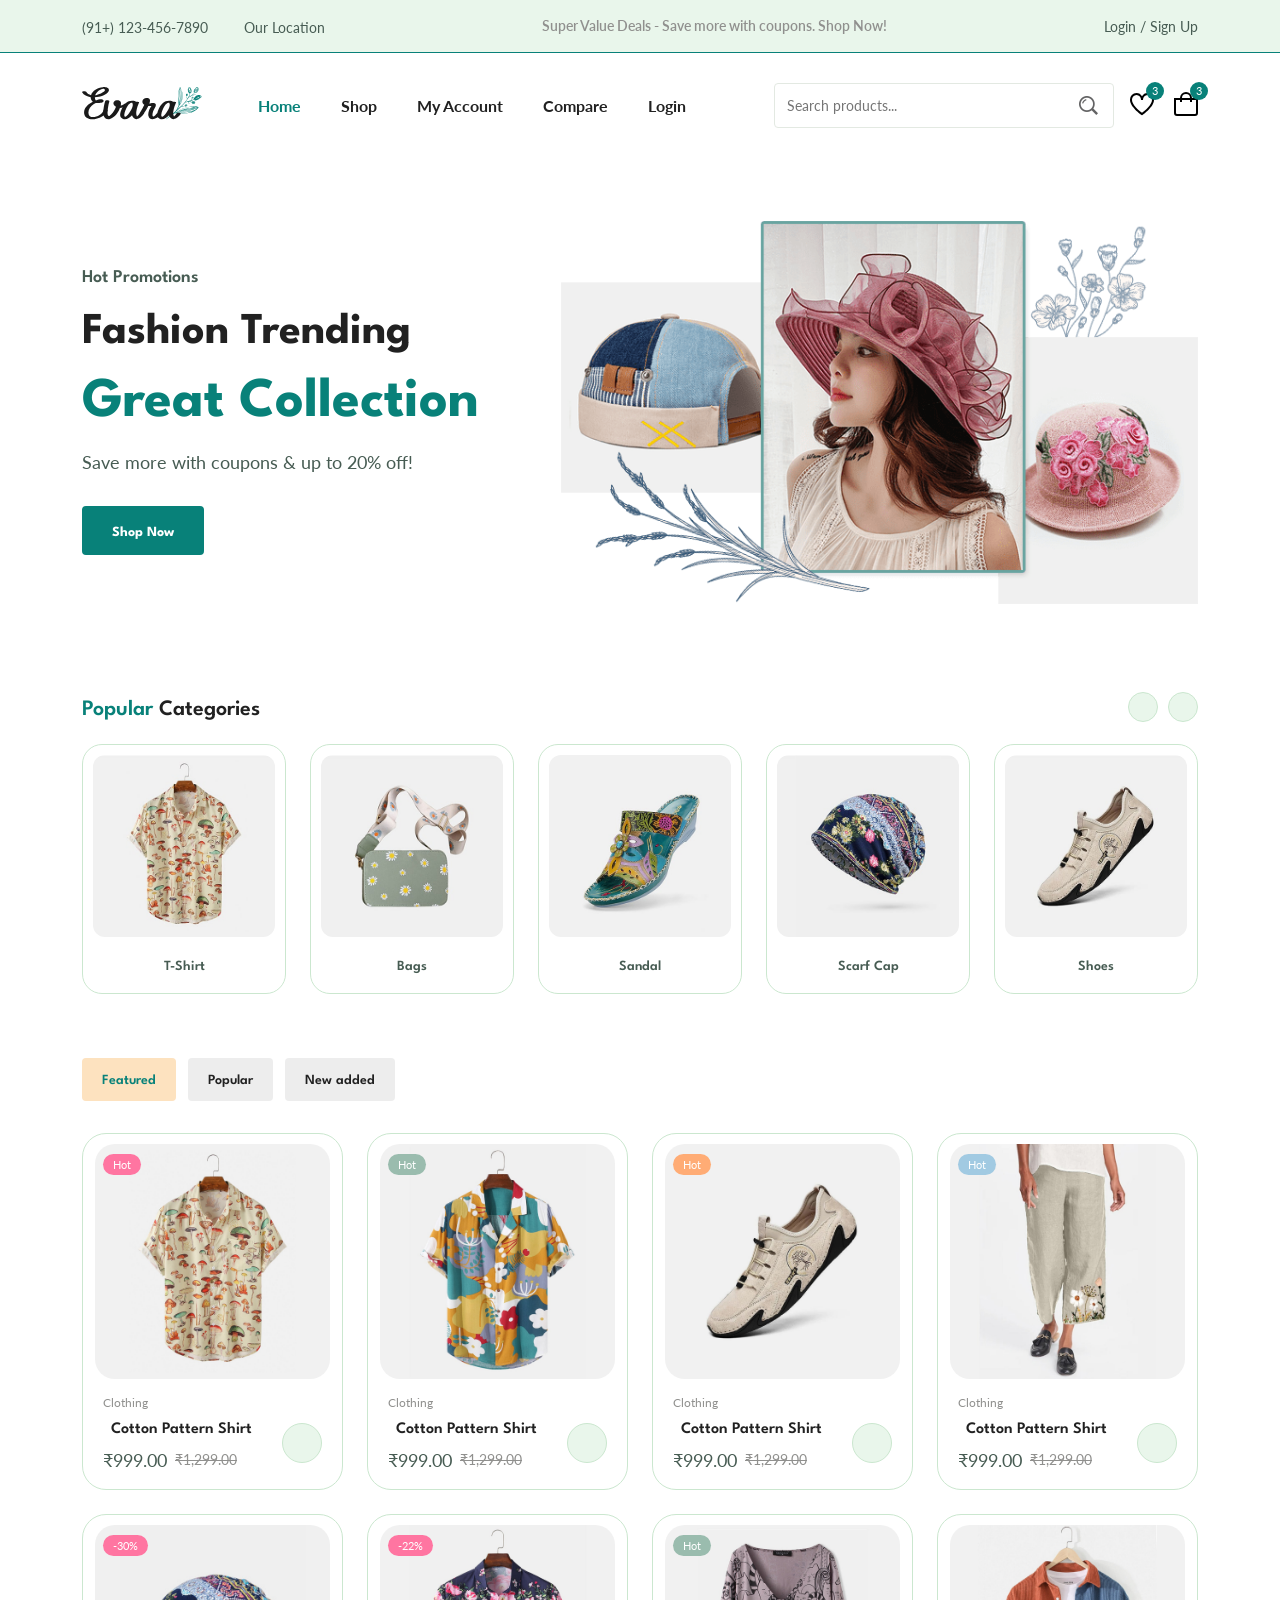
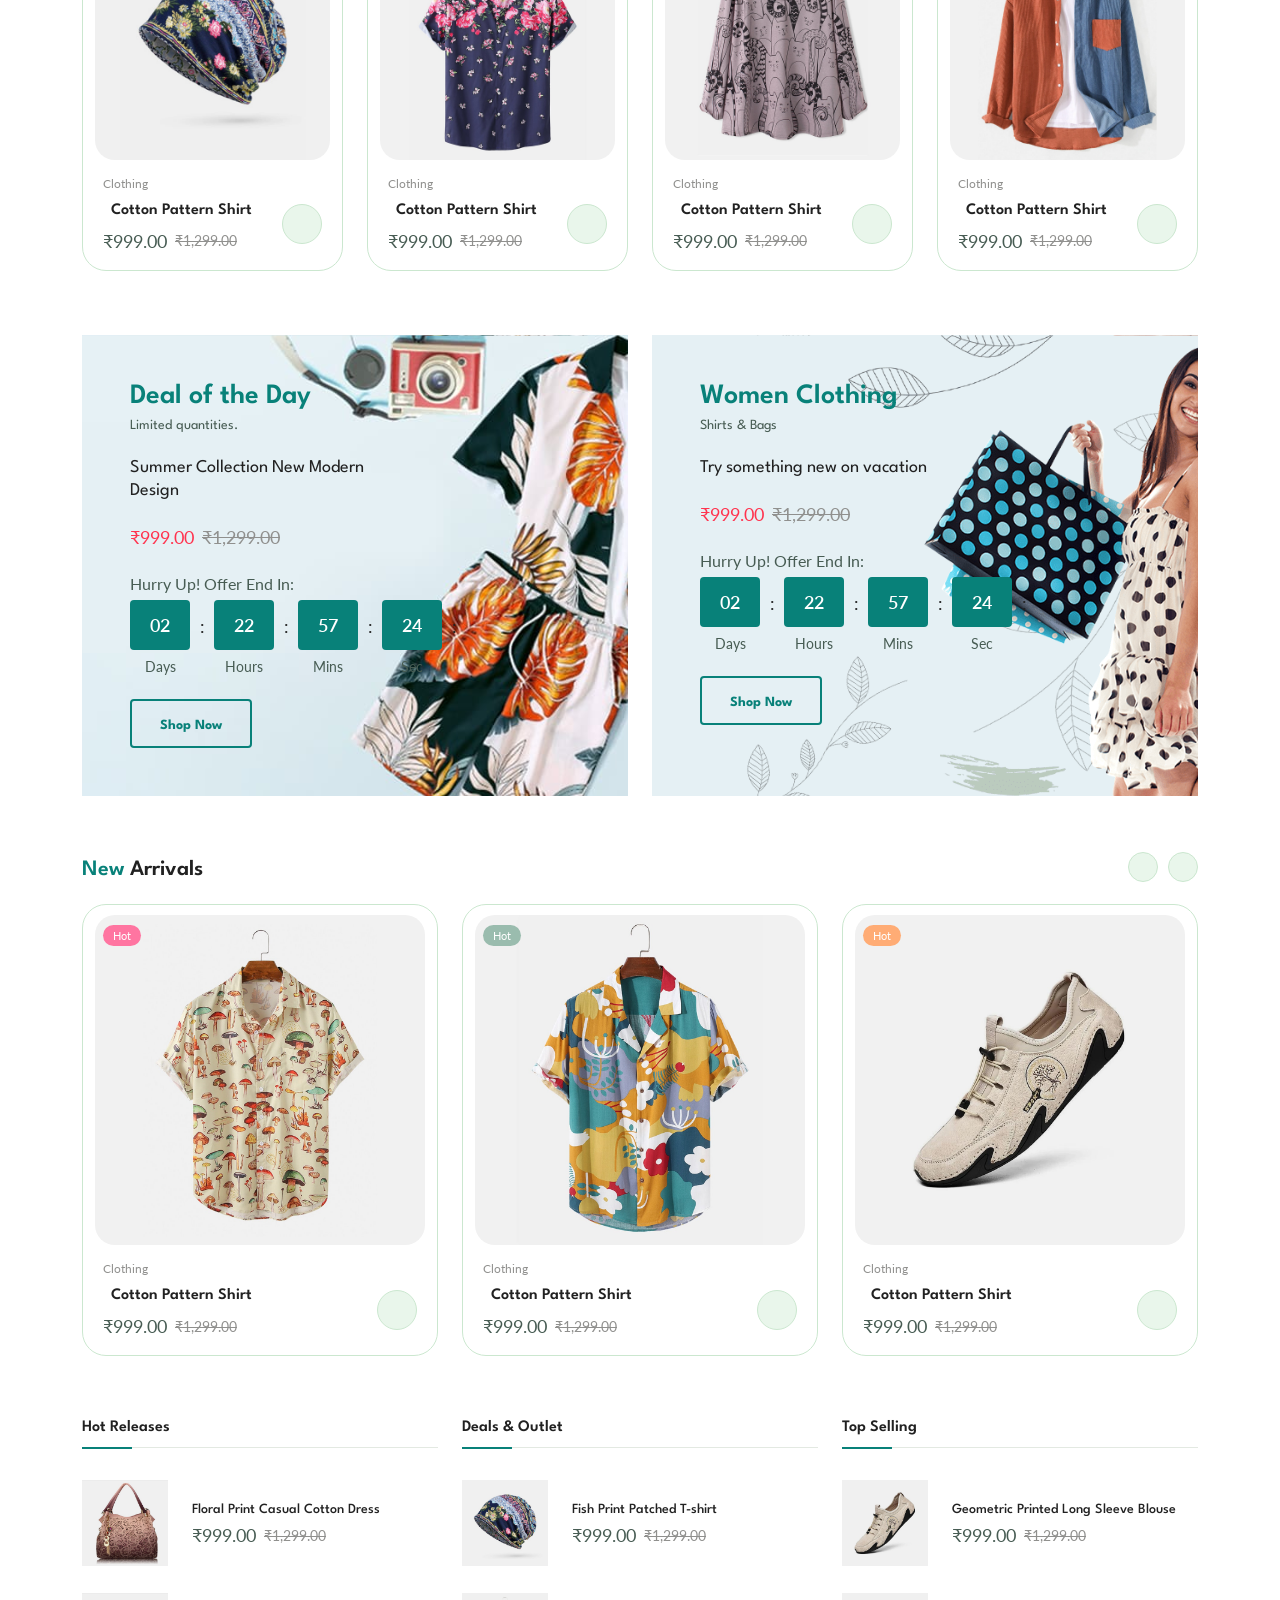
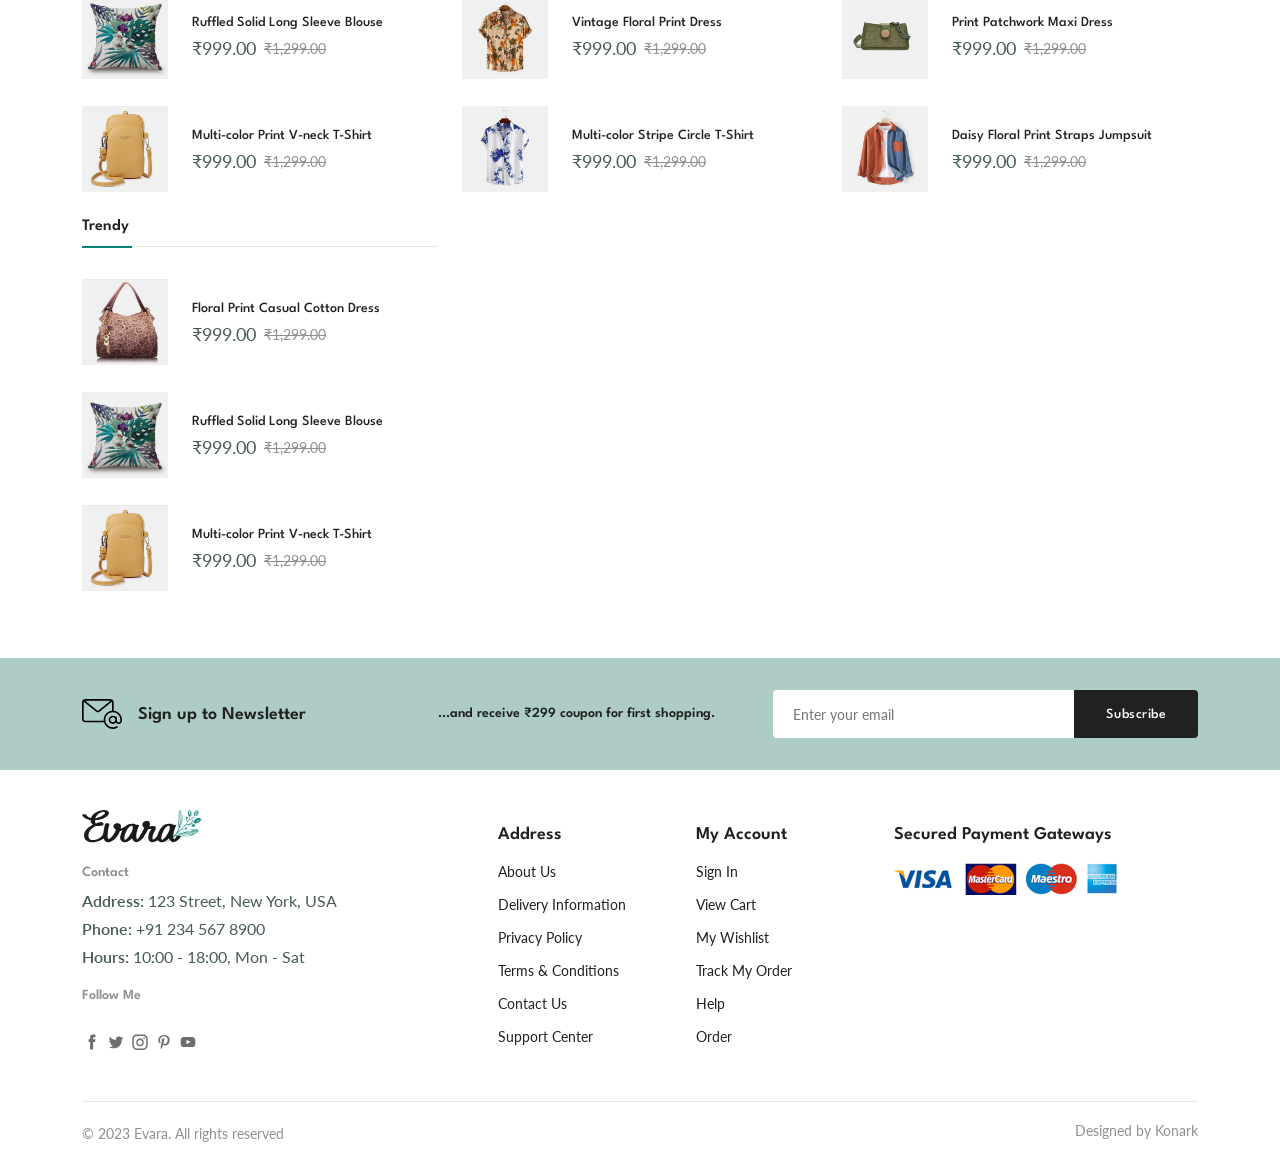
<file: index.html>
<!DOCTYPE html>
<html lang="en">
  <head>
    <meta charset="UTF-8" />
    <meta name="viewport" content="width=device-width, initial-scale=1.0" />

    <!--=============== FLATICON ===============-->
    <link rel='stylesheet' href='https://cdn-uicons.flaticon.com/uicons-regular-straight/css/uicons-regular-straight.css'>

    <!--=============== SWIPER CSS ===============-->
    <link rel="stylesheet" href="https://cdn.jsdelivr.net/npm/swiper@11/swiper-bundle.min.css" />

    <!--=============== CSS ===============-->
    <link rel="stylesheet" href="assets/css/styles.css" />

    <title>Ecommerce Website</title>
  </head>
  <body>
    <!--=============== HEADER ===============-->
    <header class="header">
      <div class="header__top">
        <div class="header__container container">
          <div class="header__contact">
            <span>(91+) 123-456-7890</span>
            <span>Our Location</span>
          </div>
          <p class="header__alert-news">
            Super Value Deals - Save more with coupons. Shop Now!
          </p>
          <a href="login-register.html" class="header__top-action">
            Login / Sign Up
          </a>
        </div>
      </div>
      <nav class="nav container">
        <a href="index.html" class="nav__logo">
          <img src="assets/img/logo.svg" alt="" class="nav__logo-img">
        </a>
        <div class="nav__menu" id="nav-menu">
          <div class="nav__menu-top">
            <a href="index.html" class="nav__menu-logo">
              <img src="assets/img/logo.svg" alt="">
            </a>

            <div class="nav__close" id="nav-close">
              <i class="fi fi-rs-cross-small"></i>
            </div>
          </div>
          <ul class="nav__list">
            <li class="nav__item">
              <a href="index.html" class="nav__link active-link">Home</a>
            </li>

            <li class="nav__item">
              <a href="shop.html" class="nav__link">Shop</a>
            </li>

            <li class="nav__item">
              <a href="accounts.html" class="nav__link">My Account</a>
            </li>

            <li class="nav__item">
              <a href="compare.html" class="nav__link">Compare</a>
            </li>

            <li class="nav__item">
              <a href="login-register.html" class="nav__link">Login</a>
            </li>
          </ul>
          <div class="header__search">
            <input type="text" class="form__input" placeholder="Search products..."/>
            <button class="search__btn">
              <img src="assets/img/search.png">
            </button>
          </div>
        </div>
        <div class="header__user-action">
          <a href="wishlist.html" class="header__action-btn">
            <img src="assets/img/icon-heart.svg" alt="">
            <span class="count">3</span>
          </a>

          <a href="cart.html" class="header__action-btn">
            <img src="assets/img/icon-cart.svg" alt="">
            <span class="count">3</span>
          </a>

          <div class="header__action-btn nav__toggle" id="nav-toggle">
            <img src="assets/img/menu-burger.svg" alt=""/>
          </div>
    
        </div>
      </nav>
    </header>

    <!--=============== MAIN ===============-->
    <main class="main">
      <!--=============== HOME ===============-->
      <section class="home section--lg">
        <div class="home__container container grid">
          <div class="home__content">
            <span class="home__subtitle">Hot Promotions</span>
            <h1 class="home__title">
              Fashion Trending <span>Great Collection</span>
            </h1>
            <p class="home__description">
              Save more with coupons & up to 20% off! <br>
            </p>
            <a href="shop.html" class="btn">Shop Now</a>
          </div>
          <img src="assets/img/home-img.png" alt="" class="home__img">
        </div>
      </section>

      <!--=============== CATEGORIES ===============-->
      <section class="categories container section">
        <h3 class="section__title"><span>Popular</span> Categories</h3>
        <div class="categories__container swiper">
          <div class="swiper-wrapper">
            <a href="shop.html" class="category__item swiper-slide">
              <img src="assets/img/category-1.jpg" alt="" class="category__img">
              <h3 class="category__title">T-Shirt</h3>
            </a>

            <a href="shop.html" class="category__item swiper-slide">
              <img src="assets/img/category-2.jpg" alt="" class="category__img">
              <h3 class="category__title">Bags</h3>
            </a>

            <a href="shop.html" class="category__item swiper-slide">
              <img src="assets/img/category-3.jpg" alt="" class="category__img">
              <h3 class="category__title">Sandal</h3>
            </a>

            <a href="shop.html" class="category__item swiper-slide">
              <img src="assets/img/category-4.jpg" alt="" class="category__img">
              <h3 class="category__title">Scarf Cap</h3>
            </a>

            <a href="shop.html" class="category__item swiper-slide">
              <img src="assets/img/category-5.jpg" alt="" class="category__img">
              <h3 class="category__title">Shoes</h3>
            </a>

            <a href="shop.html" class="category__item swiper-slide">
              <img src="assets/img/category-6.jpg" alt="" class="category__img">
              <h3 class="category__title">Pillowcase</h3>
            </a>

            <a href="shop.html" class="category__item swiper-slide">
              <img src="assets/img/category-7.jpg" alt="" class="category__img">
              <h3 class="category__title">Jumpsuit</h3>
            </a>

            <a href="shop.html" class="category__item swiper-slide">
              <img src="assets/img/category-8.jpg" alt="" class="category__img">
              <h3 class="category__title">Hats</h3>
            </a>
          </div>

          <div class="swiper-button-next">
            <i class="fi fi-rs-angle-right"></i>
          </div>
          <div class="swiper-button-prev">
            <i class="fi fi-rs-angle-left"></i>
          </div>
        </div>
      </section>

      <!--=============== PRODUCTS ===============-->
      <section class="products section container">
        <div class="tab__btns">
          <span class="tab__btn active-tab" data-target="#featured">Featured</span>
          <span class="tab__btn" data-target="#popular">Popular</span>
          <span class="tab__btn" data-target="#new-added">New added</span>
        </div>

        <div class="tab__items">
          <div class="tab__item active-tab" content id="featured">
            <div class="products__container grid">
              <div class="product__item">
                <div class="product__banner">
                  <a href="details.html" class="product__images">
                    <img src="assets/img/product-1-1.jpg" alt="" class="product__img default">

                    <img src="assets/img/product-1-2.jpg" alt="" class="product__img hover">
                  </a>
                  <div class="product__actions">
                    <a href="#" class="action-btn" aria-label="Quick View">
                      <i class="fi fi-rs-eye"></i>
                    </a>

                    <a href="#" class="action-btn" aria-label="Add To Wishlist">
                      <i class="fi fi-rs-heart"></i>
                    </a>

                    <a href="#" class="action-btn" aria-label="Compare">
                      <i class="fi fi-rs-shuffle"></i>
                    </a>
                  </div>

                  <div class="product__badge light-pink">Hot</div>
                </div>

                <div class="product__content">
                  <span class="product__category">Clothing</span>
                  <a href="details.html">
                    <h3 class="product__title">Cotton Pattern Shirt</h3>
                  </a>
                  <div class="product__rating">
                    <i class="fi fi-rs-star"></i>
                    <i class="fi fi-rs-star"></i>
                    <i class="fi fi-rs-star"></i>
                    <i class="fi fi-rs-star"></i>
                    <i class="fi fi-rs-star"></i>
                  </div>
                  <div class="product__price flex">
                    <span class="new__price">&#8377;999.00</span>
                    <span class="old__price">&#8377;1,299.00</span>
                  </div>

                  <a href="#" class="action-btn cart__btn" aria-label="Add To Cart">
                      <i class="fi fi-rs-shopping-bag-add"></i>
                    </a>
                </div>
              </div>

              <div class="product__item">
                <div class="product__banner">
                  <a href="details.html" class="product__images">
                    <img src="assets/img/product-2-1.jpg" alt="" class="product__img default">

                    <img src="assets/img/product-2-2.jpg" alt="" class="product__img hover">
                  </a>
                  <div class="product__actions">
                    <a href="#" class="action-btn" aria-label="Quick View">
                      <i class="fi fi-rs-eye"></i>
                    </a>

                    <a href="#" class="action-btn" aria-label="Add To Wishlist">
                      <i class="fi fi-rs-heart"></i>
                    </a>

                    <a href="#" class="action-btn" aria-label="Compare">
                      <i class="fi fi-rs-shuffle"></i>
                    </a>
                  </div>

                  <div class="product__badge light-green">Hot</div>
                </div>

                <div class="product__content">
                  <span class="product__category">Clothing</span>
                  <a href="details.html">
                    <h3 class="product__title">Cotton Pattern Shirt</h3>
                  </a>
                  <div class="product__rating">
                    <i class="fi fi-rs-star"></i>
                    <i class="fi fi-rs-star"></i>
                    <i class="fi fi-rs-star"></i>
                    <i class="fi fi-rs-star"></i>
                    <i class="fi fi-rs-star"></i>
                  </div>
                  <div class="product__price flex">
                    <span class="new__price">&#8377;999.00</span>
                    <span class="old__price">&#8377;1,299.00</span>
                  </div>

                  <a href="#" class="action-btn cart__btn" aria-label="Add To Cart">
                      <i class="fi fi-rs-shopping-bag-add"></i>
                    </a>
                </div>
              </div>

              <div class="product__item">
                <div class="product__banner">
                  <a href="details.html" class="product__images">
                    <img src="assets/img/product-3-1.jpg" alt="" class="product__img default">

                    <img src="assets/img/product-3-2.jpg" alt="" class="product__img hover">
                  </a>
                  <div class="product__actions">
                    <a href="#" class="action-btn" aria-label="Quick View">
                      <i class="fi fi-rs-eye"></i>
                    </a>

                    <a href="#" class="action-btn" aria-label="Add To Wishlist">
                      <i class="fi fi-rs-heart"></i>
                    </a>

                    <a href="#" class="action-btn" aria-label="Compare">
                      <i class="fi fi-rs-shuffle"></i>
                    </a>
                  </div>

                  <div class="product__badge light-orange">Hot</div>
                </div>

                <div class="product__content">
                  <span class="product__category">Clothing</span>
                  <a href="details.html">
                    <h3 class="product__title">Cotton Pattern Shirt</h3>
                  </a>
                  <div class="product__rating">
                    <i class="fi fi-rs-star"></i>
                    <i class="fi fi-rs-star"></i>
                    <i class="fi fi-rs-star"></i>
                    <i class="fi fi-rs-star"></i>
                    <i class="fi fi-rs-star"></i>
                  </div>
                  <div class="product__price flex">
                    <span class="new__price">&#8377;999.00</span>
                    <span class="old__price">&#8377;1,299.00</span>
                  </div>

                  <a href="#" class="action-btn cart__btn" aria-label="Add To Cart">
                      <i class="fi fi-rs-shopping-bag-add"></i>
                    </a>
                </div>
              </div>

              <div class="product__item">
                <div class="product__banner">
                  <a href="details.html" class="product__images">
                    <img src="assets/img/product-4-1.jpg" alt="" class="product__img default">

                    <img src="assets/img/product-4-2.jpg" alt="" class="product__img hover">
                  </a>
                  <div class="product__actions">
                    <a href="#" class="action-btn" aria-label="Quick View">
                      <i class="fi fi-rs-eye"></i>
                    </a>

                    <a href="#" class="action-btn" aria-label="Add To Wishlist">
                      <i class="fi fi-rs-heart"></i>
                    </a>

                    <a href="#" class="action-btn" aria-label="Compare">
                      <i class="fi fi-rs-shuffle"></i>
                    </a>
                  </div>

                  <div class="product__badge light-blue">Hot</div>
                </div>

                <div class="product__content">
                  <span class="product__category">Clothing</span>
                  <a href="details.html">
                    <h3 class="product__title">Cotton Pattern Shirt</h3>
                  </a>
                  <div class="product__rating">
                    <i class="fi fi-rs-star"></i>
                    <i class="fi fi-rs-star"></i>
                    <i class="fi fi-rs-star"></i>
                    <i class="fi fi-rs-star"></i>
                    <i class="fi fi-rs-star"></i>
                  </div>
                  <div class="product__price flex">
                    <span class="new__price">&#8377;999.00</span>
                    <span class="old__price">&#8377;1,299.00</span>
                  </div>

                  <a href="#" class="action-btn cart__btn" aria-label="Add To Cart">
                      <i class="fi fi-rs-shopping-bag-add"></i>
                    </a>
                </div>
              </div>

              <div class="product__item">
                <div class="product__banner">
                  <a href="details.html" class="product__images">
                    <img src="assets/img/product-5-1.jpg" alt="" class="product__img default">

                    <img src="assets/img/product-5-2.jpg" alt="" class="product__img hover">
                  </a>
                  <div class="product__actions">
                    <a href="#" class="action-btn" aria-label="Quick View">
                      <i class="fi fi-rs-eye"></i>
                    </a>

                    <a href="#" class="action-btn" aria-label="Add To Wishlist">
                      <i class="fi fi-rs-heart"></i>
                    </a>

                    <a href="#" class="action-btn" aria-label="Compare">
                      <i class="fi fi-rs-shuffle"></i>
                    </a>
                  </div>

                  <div class="product__badge light-pink">-30%</div>
                </div>

                <div class="product__content">
                  <span class="product__category">Clothing</span>
                  <a href="details.html">
                    <h3 class="product__title">Cotton Pattern Shirt</h3>
                  </a>
                  <div class="product__rating">
                    <i class="fi fi-rs-star"></i>
                    <i class="fi fi-rs-star"></i>
                    <i class="fi fi-rs-star"></i>
                    <i class="fi fi-rs-star"></i>
                    <i class="fi fi-rs-star"></i>
                  </div>
                  <div class="product__price flex">
                    <span class="new__price">&#8377;999.00</span>
                    <span class="old__price">&#8377;1,299.00</span>
                  </div>

                  <a href="#" class="action-btn cart__btn" aria-label="Add To Cart">
                      <i class="fi fi-rs-shopping-bag-add"></i>
                    </a>
                </div>
              </div>

              <div class="product__item">
                <div class="product__banner">
                  <a href="details.html" class="product__images">
                    <img src="assets/img/product-6-1.jpg" alt="" class="product__img default">

                    <img src="assets/img/product-6-2.jpg" alt="" class="product__img hover">
                  </a>
                  <div class="product__actions">
                    <a href="#" class="action-btn" aria-label="Quick View">
                      <i class="fi fi-rs-eye"></i>
                    </a>

                    <a href="#" class="action-btn" aria-label="Add To Wishlist">
                      <i class="fi fi-rs-heart"></i>
                    </a>

                    <a href="#" class="action-btn" aria-label="Compare">
                      <i class="fi fi-rs-shuffle"></i>
                    </a>
                  </div>

                  <div class="product__badge light-pink">-22%</div>
                </div>

                <div class="product__content">
                  <span class="product__category">Clothing</span>
                  <a href="details.html">
                    <h3 class="product__title">Cotton Pattern Shirt</h3>
                  </a>
                  <div class="product__rating">
                    <i class="fi fi-rs-star"></i>
                    <i class="fi fi-rs-star"></i>
                    <i class="fi fi-rs-star"></i>
                    <i class="fi fi-rs-star"></i>
                    <i class="fi fi-rs-star"></i>
                  </div>
                  <div class="product__price flex">
                    <span class="new__price">&#8377;999.00</span>
                    <span class="old__price">&#8377;1,299.00</span>
                  </div>

                  <a href="#" class="action-btn cart__btn" aria-label="Add To Cart">
                      <i class="fi fi-rs-shopping-bag-add"></i>
                    </a>
                </div>
              </div>

              <div class="product__item">
                <div class="product__banner">
                  <a href="details.html" class="product__images">
                    <img src="assets/img/product-7-1.jpg" alt="" class="product__img default">

                    <img src="assets/img/product-7-2.jpg" alt="" class="product__img hover">
                  </a>
                  <div class="product__actions">
                    <a href="#" class="action-btn" aria-label="Quick View">
                      <i class="fi fi-rs-eye"></i>
                    </a>

                    <a href="#" class="action-btn" aria-label="Add To Wishlist">
                      <i class="fi fi-rs-heart"></i>
                    </a>

                    <a href="#" class="action-btn" aria-label="Compare">
                      <i class="fi fi-rs-shuffle"></i>
                    </a>
                  </div>

                  <div class="product__badge light-green">Hot</div>
                </div>

                <div class="product__content">
                  <span class="product__category">Clothing</span>
                  <a href="details.html">
                    <h3 class="product__title">Cotton Pattern Shirt</h3>
                  </a>
                  <div class="product__rating">
                    <i class="fi fi-rs-star"></i>
                    <i class="fi fi-rs-star"></i>
                    <i class="fi fi-rs-star"></i>
                    <i class="fi fi-rs-star"></i>
                    <i class="fi fi-rs-star"></i>
                  </div>
                  <div class="product__price flex">
                    <span class="new__price">&#8377;999.00</span>
                    <span class="old__price">&#8377;1,299.00</span>
                  </div>

                  <a href="#" class="action-btn cart__btn" aria-label="Add To Cart">
                      <i class="fi fi-rs-shopping-bag-add"></i>
                    </a>
                </div>
              </div>

              <div class="product__item">
                <div class="product__banner">
                  <a href="details.html" class="product__images">
                    <img src="assets/img/product-8-1.jpg" alt="" class="product__img default">

                    <img src="assets/img/product-8-2.jpg" alt="" class="product__img hover">
                  </a>
                  <div class="product__actions">
                    <a href="#" class="action-btn" aria-label="Quick View">
                      <i class="fi fi-rs-eye"></i>
                    </a>

                    <a href="#" class="action-btn" aria-label="Add To Wishlist">
                      <i class="fi fi-rs-heart"></i>
                    </a>

                    <a href="#" class="action-btn" aria-label="Compare">
                      <i class="fi fi-rs-shuffle"></i>
                    </a>
                  </div>
                </div>

                <div class="product__content">
                  <span class="product__category">Clothing</span>
                  <a href="details.html">
                    <h3 class="product__title">Cotton Pattern Shirt</h3>
                  </a>
                  <div class="product__rating">
                    <i class="fi fi-rs-star"></i>
                    <i class="fi fi-rs-star"></i>
                    <i class="fi fi-rs-star"></i>
                    <i class="fi fi-rs-star"></i>
                    <i class="fi fi-rs-star"></i>
                  </div>
                  <div class="product__price flex">
                    <span class="new__price">&#8377;999.00</span>
                    <span class="old__price">&#8377;1,299.00</span>
                  </div>

                  <a href="#" class="action-btn cart__btn" aria-label="Add To Cart">
                      <i class="fi fi-rs-shopping-bag-add"></i>
                    </a>
                </div>
              </div>
            </div>
          </div>

          <div class="tab__item" content id="popular">
            <div class="products__container grid">
              <div class="product__item">
                <div class="product__banner">
                  <a href="details.html" class="product__images">
                    <img src="assets/img/product-9-1.jpg" alt="" class="product__img default">

                    <img src="assets/img/product-9-2.jpg" alt="" class="product__img hover">
                  </a>
                  <div class="product__actions">
                    <a href="#" class="action-btn" aria-label="Quick View">
                      <i class="fi fi-rs-eye"></i>
                    </a>

                    <a href="#" class="action-btn" aria-label="Add To Wishlist">
                      <i class="fi fi-rs-heart"></i>
                    </a>

                    <a href="#" class="action-btn" aria-label="Compare">
                      <i class="fi fi-rs-shuffle"></i>
                    </a>
                  </div>

                  <div class="product__badge light-pink">Hot</div>
                </div>

                <div class="product__content">
                  <span class="product__category">Clothing</span>
                  <a href="details.html">
                    <h3 class="product__title">Cotton Pattern Shirt</h3>
                  </a>
                  <div class="product__rating">
                    <i class="fi fi-rs-star"></i>
                    <i class="fi fi-rs-star"></i>
                    <i class="fi fi-rs-star"></i>
                    <i class="fi fi-rs-star"></i>
                    <i class="fi fi-rs-star"></i>
                  </div>
                  <div class="product__price flex">
                    <span class="new__price">&#8377;999.00</span>
                    <span class="old__price">&#8377;1,299.00</span>
                  </div>

                  <a href="#" class="action-btn cart__btn" aria-label="Add To Cart">
                      <i class="fi fi-rs-shopping-bag-add"></i>
                    </a>
                </div>
              </div>

              <div class="product__item">
                <div class="product__banner">
                  <a href="details.html" class="product__images">
                    <img src="assets/img/product-2-1.jpg" alt="" class="product__img default">

                    <img src="assets/img/product-2-2.jpg" alt="" class="product__img hover">
                  </a>
                  <div class="product__actions">
                    <a href="#" class="action-btn" aria-label="Quick View">
                      <i class="fi fi-rs-eye"></i>
                    </a>

                    <a href="#" class="action-btn" aria-label="Add To Wishlist">
                      <i class="fi fi-rs-heart"></i>
                    </a>

                    <a href="#" class="action-btn" aria-label="Compare">
                      <i class="fi fi-rs-shuffle"></i>
                    </a>
                  </div>

                  <div class="product__badge light-green">Hot</div>
                </div>

                <div class="product__content">
                  <span class="product__category">Clothing</span>
                  <a href="details.html">
                    <h3 class="product__title">Cotton Pattern Shirt</h3>
                  </a>
                  <div class="product__rating">
                    <i class="fi fi-rs-star"></i>
                    <i class="fi fi-rs-star"></i>
                    <i class="fi fi-rs-star"></i>
                    <i class="fi fi-rs-star"></i>
                    <i class="fi fi-rs-star"></i>
                  </div>
                  <div class="product__price flex">
                    <span class="new__price">&#8377;999.00</span>
                    <span class="old__price">&#8377;1,299.00</span>
                  </div>

                  <a href="#" class="action-btn cart__btn" aria-label="Add To Cart">
                      <i class="fi fi-rs-shopping-bag-add"></i>
                    </a>
                </div>
              </div>

              <div class="product__item">
                <div class="product__banner">
                  <a href="details.html" class="product__images">
                    <img src="assets/img/product-10-1.jpg" alt="" class="product__img default">

                    <img src="assets/img/product-10-2.jpg" alt="" class="product__img hover">
                  </a>
                  <div class="product__actions">
                    <a href="#" class="action-btn" aria-label="Quick View">
                      <i class="fi fi-rs-eye"></i>
                    </a>

                    <a href="#" class="action-btn" aria-label="Add To Wishlist">
                      <i class="fi fi-rs-heart"></i>
                    </a>

                    <a href="#" class="action-btn" aria-label="Compare">
                      <i class="fi fi-rs-shuffle"></i>
                    </a>
                  </div>

                  <div class="product__badge light-orange">Hot</div>
                </div>

                <div class="product__content">
                  <span class="product__category">Clothing</span>
                  <a href="details.html">
                    <h3 class="product__title">Cotton Pattern Shirt</h3>
                  </a>
                  <div class="product__rating">
                    <i class="fi fi-rs-star"></i>
                    <i class="fi fi-rs-star"></i>
                    <i class="fi fi-rs-star"></i>
                    <i class="fi fi-rs-star"></i>
                    <i class="fi fi-rs-star"></i>
                  </div>
                  <div class="product__price flex">
                    <span class="new__price">&#8377;999.00</span>
                    <span class="old__price">&#8377;1,299.00</span>
                  </div>

                  <a href="#" class="action-btn cart__btn" aria-label="Add To Cart">
                      <i class="fi fi-rs-shopping-bag-add"></i>
                    </a>
                </div>
              </div>

              <div class="product__item">
                <div class="product__banner">
                  <a href="details.html" class="product__images">
                    <img src="assets/img/product-4-1.jpg" alt="" class="product__img default">

                    <img src="assets/img/product-4-2.jpg" alt="" class="product__img hover">
                  </a>
                  <div class="product__actions">
                    <a href="#" class="action-btn" aria-label="Quick View">
                      <i class="fi fi-rs-eye"></i>
                    </a>

                    <a href="#" class="action-btn" aria-label="Add To Wishlist">
                      <i class="fi fi-rs-heart"></i>
                    </a>

                    <a href="#" class="action-btn" aria-label="Compare">
                      <i class="fi fi-rs-shuffle"></i>
                    </a>
                  </div>

                  <div class="product__badge light-blue">Hot</div>
                </div>

                <div class="product__content">
                  <span class="product__category">Clothing</span>
                  <a href="details.html">
                    <h3 class="product__title">Cotton Pattern Shirt</h3>
                  </a>
                  <div class="product__rating">
                    <i class="fi fi-rs-star"></i>
                    <i class="fi fi-rs-star"></i>
                    <i class="fi fi-rs-star"></i>
                    <i class="fi fi-rs-star"></i>
                    <i class="fi fi-rs-star"></i>
                  </div>
                  <div class="product__price flex">
                    <span class="new__price">&#8377;999.00</span>
                    <span class="old__price">&#8377;1,299.00</span>
                  </div>

                  <a href="#" class="action-btn cart__btn" aria-label="Add To Cart">
                      <i class="fi fi-rs-shopping-bag-add"></i>
                    </a>
                </div>
              </div>

              <div class="product__item">
                <div class="product__banner">
                  <a href="details.html" class="product__images">
                    <img src="assets/img/product-5-1.jpg" alt="" class="product__img default">

                    <img src="assets/img/product-5-2.jpg" alt="" class="product__img hover">
                  </a>
                  <div class="product__actions">
                    <a href="#" class="action-btn" aria-label="Quick View">
                      <i class="fi fi-rs-eye"></i>
                    </a>

                    <a href="#" class="action-btn" aria-label="Add To Wishlist">
                      <i class="fi fi-rs-heart"></i>
                    </a>

                    <a href="#" class="action-btn" aria-label="Compare">
                      <i class="fi fi-rs-shuffle"></i>
                    </a>
                  </div>

                  <div class="product__badge light-pink">-30%</div>
                </div>

                <div class="product__content">
                  <span class="product__category">Clothing</span>
                  <a href="details.html">
                    <h3 class="product__title">Cotton Pattern Shirt</h3>
                  </a>
                  <div class="product__rating">
                    <i class="fi fi-rs-star"></i>
                    <i class="fi fi-rs-star"></i>
                    <i class="fi fi-rs-star"></i>
                    <i class="fi fi-rs-star"></i>
                    <i class="fi fi-rs-star"></i>
                  </div>
                  <div class="product__price flex">
                    <span class="new__price">&#8377;999.00</span>
                    <span class="old__price">&#8377;1,299.00</span>
                  </div>

                  <a href="#" class="action-btn cart__btn" aria-label="Add To Cart">
                      <i class="fi fi-rs-shopping-bag-add"></i>
                    </a>
                </div>
              </div>

              <div class="product__item">
                <div class="product__banner">
                  <a href="details.html" class="product__images">
                    <img src="assets/img/product-11-1.jpg" alt="" class="product__img default">

                    <img src="assets/img/product-11-2.jpg" alt="" class="product__img hover">
                  </a>
                  <div class="product__actions">
                    <a href="#" class="action-btn" aria-label="Quick View">
                      <i class="fi fi-rs-eye"></i>
                    </a>

                    <a href="#" class="action-btn" aria-label="Add To Wishlist">
                      <i class="fi fi-rs-heart"></i>
                    </a>

                    <a href="#" class="action-btn" aria-label="Compare">
                      <i class="fi fi-rs-shuffle"></i>
                    </a>
                  </div>

                  <div class="product__badge light-pink">-22%</div>
                </div>

                <div class="product__content">
                  <span class="product__category">Clothing</span>
                  <a href="details.html">
                    <h3 class="product__title">Cotton Pattern Shirt</h3>
                  </a>
                  <div class="product__rating">
                    <i class="fi fi-rs-star"></i>
                    <i class="fi fi-rs-star"></i>
                    <i class="fi fi-rs-star"></i>
                    <i class="fi fi-rs-star"></i>
                    <i class="fi fi-rs-star"></i>
                  </div>
                  <div class="product__price flex">
                    <span class="new__price">&#8377;999.00</span>
                    <span class="old__price">&#8377;1,299.00</span>
                  </div>

                  <a href="#" class="action-btn cart__btn" aria-label="Add To Cart">
                      <i class="fi fi-rs-shopping-bag-add"></i>
                    </a>
                </div>
              </div>

              <div class="product__item">
                <div class="product__banner">
                  <a href="details.html" class="product__images">
                    <img src="assets/img/product-7-1.jpg" alt="" class="product__img default">

                    <img src="assets/img/product-7-2.jpg" alt="" class="product__img hover">
                  </a>
                  <div class="product__actions">
                    <a href="#" class="action-btn" aria-label="Quick View">
                      <i class="fi fi-rs-eye"></i>
                    </a>

                    <a href="#" class="action-btn" aria-label="Add To Wishlist">
                      <i class="fi fi-rs-heart"></i>
                    </a>

                    <a href="#" class="action-btn" aria-label="Compare">
                      <i class="fi fi-rs-shuffle"></i>
                    </a>
                  </div>

                  <div class="product__badge light-green">Hot</div>
                </div>

                <div class="product__content">
                  <span class="product__category">Clothing</span>
                  <a href="details.html">
                    <h3 class="product__title">Cotton Pattern Shirt</h3>
                  </a>
                  <div class="product__rating">
                    <i class="fi fi-rs-star"></i>
                    <i class="fi fi-rs-star"></i>
                    <i class="fi fi-rs-star"></i>
                    <i class="fi fi-rs-star"></i>
                    <i class="fi fi-rs-star"></i>
                  </div>
                  <div class="product__price flex">
                    <span class="new__price">&#8377;999.00</span>
                    <span class="old__price">&#8377;1,299.00</span>
                  </div>

                  <a href="#" class="action-btn cart__btn" aria-label="Add To Cart">
                      <i class="fi fi-rs-shopping-bag-add"></i>
                    </a>
                </div>
              </div>

              <div class="product__item">
                <div class="product__banner">
                  <a href="details.html" class="product__images">
                    <img src="assets/img/product-8-1.jpg" alt="" class="product__img default">

                    <img src="assets/img/product-8-2.jpg" alt="" class="product__img hover">
                  </a>
                  <div class="product__actions">
                    <a href="#" class="action-btn" aria-label="Quick View">
                      <i class="fi fi-rs-eye"></i>
                    </a>

                    <a href="#" class="action-btn" aria-label="Add To Wishlist">
                      <i class="fi fi-rs-heart"></i>
                    </a>

                    <a href="#" class="action-btn" aria-label="Compare">
                      <i class="fi fi-rs-shuffle"></i>
                    </a>
                  </div>
                </div>

                <div class="product__content">
                  <span class="product__category">Clothing</span>
                  <a href="details.html">
                    <h3 class="product__title">Cotton Pattern Shirt</h3>
                  </a>
                  <div class="product__rating">
                    <i class="fi fi-rs-star"></i>
                    <i class="fi fi-rs-star"></i>
                    <i class="fi fi-rs-star"></i>
                    <i class="fi fi-rs-star"></i>
                    <i class="fi fi-rs-star"></i>
                  </div>
                  <div class="product__price flex">
                    <span class="new__price">&#8377;999.00</span>
                    <span class="old__price">&#8377;1,299.00</span>
                  </div>

                  <a href="#" class="action-btn cart__btn" aria-label="Add To Cart">
                      <i class="fi fi-rs-shopping-bag-add"></i>
                    </a>
                </div>
              </div>
            </div>
          </div>

          <div class="tab__item" content id="new-added">
            <div class="products__container grid">
              <div class="product__item">
                <div class="product__banner">
                  <a href="details.html" class="product__images">
                    <img src="assets/img/product-1-1.jpg" alt="" class="product__img default">

                    <img src="assets/img/product-1-2.jpg" alt="" class="product__img hover">
                  </a>
                  <div class="product__actions">
                    <a href="#" class="action-btn" aria-label="Quick View">
                      <i class="fi fi-rs-eye"></i>
                    </a>

                    <a href="#" class="action-btn" aria-label="Add To Wishlist">
                      <i class="fi fi-rs-heart"></i>
                    </a>

                    <a href="#" class="action-btn" aria-label="Compare">
                      <i class="fi fi-rs-shuffle"></i>
                    </a>
                  </div>

                  <div class="product__badge light-pink">Hot</div>
                </div>

                <div class="product__content">
                  <span class="product__category">Clothing</span>
                  <a href="details.html">
                    <h3 class="product__title">Cotton Pattern Shirt</h3>
                  </a>
                  <div class="product__rating">
                    <i class="fi fi-rs-star"></i>
                    <i class="fi fi-rs-star"></i>
                    <i class="fi fi-rs-star"></i>
                    <i class="fi fi-rs-star"></i>
                    <i class="fi fi-rs-star"></i>
                  </div>
                  <div class="product__price flex">
                    <span class="new__price">&#8377;999.00</span>
                    <span class="old__price">&#8377;1,299.00</span>
                  </div>

                  <a href="#" class="action-btn cart__btn" aria-label="Add To Cart">
                      <i class="fi fi-rs-shopping-bag-add"></i>
                    </a>
                </div>
              </div>

              <div class="product__item">
                <div class="product__banner">
                  <a href="details.html" class="product__images">
                    <img src="assets/img/product-12-1.jpg" alt="" class="product__img default">

                    <img src="assets/img/product-12-2.jpg" alt="" class="product__img hover">
                  </a>
                  <div class="product__actions">
                    <a href="#" class="action-btn" aria-label="Quick View">
                      <i class="fi fi-rs-eye"></i>
                    </a>

                    <a href="#" class="action-btn" aria-label="Add To Wishlist">
                      <i class="fi fi-rs-heart"></i>
                    </a>

                    <a href="#" class="action-btn" aria-label="Compare">
                      <i class="fi fi-rs-shuffle"></i>
                    </a>
                  </div>

                  <div class="product__badge light-green">Hot</div>
                </div>

                <div class="product__content">
                  <span class="product__category">Clothing</span>
                  <a href="details.html">
                    <h3 class="product__title">Cotton Pattern Shirt</h3>
                  </a>
                  <div class="product__rating">
                    <i class="fi fi-rs-star"></i>
                    <i class="fi fi-rs-star"></i>
                    <i class="fi fi-rs-star"></i>
                    <i class="fi fi-rs-star"></i>
                    <i class="fi fi-rs-star"></i>
                  </div>
                  <div class="product__price flex">
                    <span class="new__price">&#8377;999.00</span>
                    <span class="old__price">&#8377;1,299.00</span>
                  </div>

                  <a href="#" class="action-btn cart__btn" aria-label="Add To Cart">
                      <i class="fi fi-rs-shopping-bag-add"></i>
                    </a>
                </div>
              </div>

              <div class="product__item">
                <div class="product__banner">
                  <a href="details.html" class="product__images">
                    <img src="assets/img/product-3-1.jpg" alt="" class="product__img default">

                    <img src="assets/img/product-3-2.jpg" alt="" class="product__img hover">
                  </a>
                  <div class="product__actions">
                    <a href="#" class="action-btn" aria-label="Quick View">
                      <i class="fi fi-rs-eye"></i>
                    </a>

                    <a href="#" class="action-btn" aria-label="Add To Wishlist">
                      <i class="fi fi-rs-heart"></i>
                    </a>

                    <a href="#" class="action-btn" aria-label="Compare">
                      <i class="fi fi-rs-shuffle"></i>
                    </a>
                  </div>

                  <div class="product__badge light-orange">Hot</div>
                </div>

                <div class="product__content">
                  <span class="product__category">Clothing</span>
                  <a href="details.html">
                    <h3 class="product__title">Cotton Pattern Shirt</h3>
                  </a>
                  <div class="product__rating">
                    <i class="fi fi-rs-star"></i>
                    <i class="fi fi-rs-star"></i>
                    <i class="fi fi-rs-star"></i>
                    <i class="fi fi-rs-star"></i>
                    <i class="fi fi-rs-star"></i>
                  </div>
                  <div class="product__price flex">
                    <span class="new__price">&#8377;999.00</span>
                    <span class="old__price">&#8377;1,299.00</span>
                  </div>

                  <a href="#" class="action-btn cart__btn" aria-label="Add To Cart">
                      <i class="fi fi-rs-shopping-bag-add"></i>
                    </a>
                </div>
              </div>

              <div class="product__item">
                <div class="product__banner">
                  <a href="details.html" class="product__images">
                    <img src="assets/img/product-13-1.jpg" alt="" class="product__img default">

                    <img src="assets/img/product-13-2.jpg" alt="" class="product__img hover">
                  </a>
                  <div class="product__actions">
                    <a href="#" class="action-btn" aria-label="Quick View">
                      <i class="fi fi-rs-eye"></i>
                    </a>

                    <a href="#" class="action-btn" aria-label="Add To Wishlist">
                      <i class="fi fi-rs-heart"></i>
                    </a>

                    <a href="#" class="action-btn" aria-label="Compare">
                      <i class="fi fi-rs-shuffle"></i>
                    </a>
                  </div>

                  <div class="product__badge light-blue">Hot</div>
                </div>

                <div class="product__content">
                  <span class="product__category">Clothing</span>
                  <a href="details.html">
                    <h3 class="product__title">Cotton Pattern Shirt</h3>
                  </a>
                  <div class="product__rating">
                    <i class="fi fi-rs-star"></i>
                    <i class="fi fi-rs-star"></i>
                    <i class="fi fi-rs-star"></i>
                    <i class="fi fi-rs-star"></i>
                    <i class="fi fi-rs-star"></i>
                  </div>
                  <div class="product__price flex">
                    <span class="new__price">&#8377;999.00</span>
                    <span class="old__price">&#8377;1,299.00</span>
                  </div>

                  <a href="#" class="action-btn cart__btn" aria-label="Add To Cart">
                      <i class="fi fi-rs-shopping-bag-add"></i>
                    </a>
                </div>
              </div>

              <div class="product__item">
                <div class="product__banner">
                  <a href="details.html" class="product__images">
                    <img src="assets/img/product-10-1.jpg" alt="" class="product__img default">

                    <img src="assets/img/product-10-2.jpg" alt="" class="product__img hover">
                  </a>
                  <div class="product__actions">
                    <a href="#" class="action-btn" aria-label="Quick View">
                      <i class="fi fi-rs-eye"></i>
                    </a>

                    <a href="#" class="action-btn" aria-label="Add To Wishlist">
                      <i class="fi fi-rs-heart"></i>
                    </a>

                    <a href="#" class="action-btn" aria-label="Compare">
                      <i class="fi fi-rs-shuffle"></i>
                    </a>
                  </div>

                  <div class="product__badge light-pink">-30%</div>
                </div>

                <div class="product__content">
                  <span class="product__category">Clothing</span>
                  <a href="details.html">
                    <h3 class="product__title">Cotton Pattern Shirt</h3>
                  </a>
                  <div class="product__rating">
                    <i class="fi fi-rs-star"></i>
                    <i class="fi fi-rs-star"></i>
                    <i class="fi fi-rs-star"></i>
                    <i class="fi fi-rs-star"></i>
                    <i class="fi fi-rs-star"></i>
                  </div>
                  <div class="product__price flex">
                    <span class="new__price">&#8377;999.00</span>
                    <span class="old__price">&#8377;1,299.00</span>
                  </div>

                  <a href="#" class="action-btn cart__btn" aria-label="Add To Cart">
                      <i class="fi fi-rs-shopping-bag-add"></i>
                    </a>
                </div>
              </div>

              <div class="product__item">
                <div class="product__banner">
                  <a href="details.html" class="product__images">
                    <img src="assets/img/product-6-1.jpg" alt="" class="product__img default">

                    <img src="assets/img/product-6-2.jpg" alt="" class="product__img hover">
                  </a>
                  <div class="product__actions">
                    <a href="#" class="action-btn" aria-label="Quick View">
                      <i class="fi fi-rs-eye"></i>
                    </a>

                    <a href="#" class="action-btn" aria-label="Add To Wishlist">
                      <i class="fi fi-rs-heart"></i>
                    </a>

                    <a href="#" class="action-btn" aria-label="Compare">
                      <i class="fi fi-rs-shuffle"></i>
                    </a>
                  </div>

                  <div class="product__badge light-pink">-22%</div>
                </div>

                <div class="product__content">
                  <span class="product__category">Clothing</span>
                  <a href="details.html">
                    <h3 class="product__title">Cotton Pattern Shirt</h3>
                  </a>
                  <div class="product__rating">
                    <i class="fi fi-rs-star"></i>
                    <i class="fi fi-rs-star"></i>
                    <i class="fi fi-rs-star"></i>
                    <i class="fi fi-rs-star"></i>
                    <i class="fi fi-rs-star"></i>
                  </div>
                  <div class="product__price flex">
                    <span class="new__price">&#8377;999.00</span>
                    <span class="old__price">&#8377;1,299.00</span>
                  </div>

                  <a href="#" class="action-btn cart__btn" aria-label="Add To Cart">
                      <i class="fi fi-rs-shopping-bag-add"></i>
                    </a>
                </div>
              </div>

              <div class="product__item">
                <div class="product__banner">
                  <a href="details.html" class="product__images">
                    <img src="assets/img/product-9-1.jpg" alt="" class="product__img default">

                    <img src="assets/img/product-9-2.jpg" alt="" class="product__img hover">
                  </a>
                  <div class="product__actions">
                    <a href="#" class="action-btn" aria-label="Quick View">
                      <i class="fi fi-rs-eye"></i>
                    </a>

                    <a href="#" class="action-btn" aria-label="Add To Wishlist">
                      <i class="fi fi-rs-heart"></i>
                    </a>

                    <a href="#" class="action-btn" aria-label="Compare">
                      <i class="fi fi-rs-shuffle"></i>
                    </a>
                  </div>

                  <div class="product__badge light-green">Hot</div>
                </div>

                <div class="product__content">
                  <span class="product__category">Clothing</span>
                  <a href="details.html">
                    <h3 class="product__title">Cotton Pattern Shirt</h3>
                  </a>
                  <div class="product__rating">
                    <i class="fi fi-rs-star"></i>
                    <i class="fi fi-rs-star"></i>
                    <i class="fi fi-rs-star"></i>
                    <i class="fi fi-rs-star"></i>
                    <i class="fi fi-rs-star"></i>
                  </div>
                  <div class="product__price flex">
                    <span class="new__price">&#8377;999.00</span>
                    <span class="old__price">&#8377;1,299.00</span>
                  </div>

                  <a href="#" class="action-btn cart__btn" aria-label="Add To Cart">
                      <i class="fi fi-rs-shopping-bag-add"></i>
                    </a>
                </div>
              </div>

              <div class="product__item">
                <div class="product__banner">
                  <a href="details.html" class="product__images">
                    <img src="assets/img/product-8-1.jpg" alt="" class="product__img default">

                    <img src="assets/img/product-8-2.jpg" alt="" class="product__img hover">
                  </a>
                  <div class="product__actions">
                    <a href="#" class="action-btn" aria-label="Quick View">
                      <i class="fi fi-rs-eye"></i>
                    </a>

                    <a href="#" class="action-btn" aria-label="Add To Wishlist">
                      <i class="fi fi-rs-heart"></i>
                    </a>

                    <a href="#" class="action-btn" aria-label="Compare">
                      <i class="fi fi-rs-shuffle"></i>
                    </a>
                  </div>
                </div>

                <div class="product__content">
                  <span class="product__category">Clothing</span>
                  <a href="details.html">
                    <h3 class="product__title">Cotton Pattern Shirt</h3>
                  </a>
                  <div class="product__rating">
                    <i class="fi fi-rs-star"></i>
                    <i class="fi fi-rs-star"></i>
                    <i class="fi fi-rs-star"></i>
                    <i class="fi fi-rs-star"></i>
                    <i class="fi fi-rs-star"></i>
                  </div>
                  <div class="product__price flex">
                    <span class="new__price">&#8377;999.00</span>
                    <span class="old__price">&#8377;1,299.00</span>
                  </div>

                  <a href="#" class="action-btn cart__btn" aria-label="Add To Cart">
                      <i class="fi fi-rs-shopping-bag-add"></i>
                    </a>
                </div>
              </div>
            </div>
          </div>
        </div>
      </section>

      <!--=============== DEALS ===============-->
      <section class="deals section">
        <div class="deals__container container grid">
          <div class="deals__item">
            <div class="deals__group">
              <h3 class="deals__brand">Deal of the Day</h3>
              <span class="deals__category">Limited quantities.</span>
            </div>

            <h4 class="deals__title">Summer Collection New Modern Design</h4>

            <div class="deals__price flex">
              <span class="new__price">&#8377;999.00</span>
              <span class="old__price">&#8377;1,299.00</span>
            </div>

            <div class="deals__group">
              <p class="deals__countdown-text">Hurry Up! Offer End In:</p>

              <div class="countdown">
                <div class="countdown__amount">
                  <p class="countdown__period">02</p>
                  <span class="unit">Days</span>
                </div>
                <div class="countdown__amount">
                  <p class="countdown__period">22</p>
                  <span class="unit">Hours</span>
                </div>
                <div class="countdown__amount">
                  <p class="countdown__period">57</p>
                  <span class="unit">Mins</span>
                </div>
                <div class="countdown__amount">
                  <p class="countdown__period">24</p>
                  <span class="unit">Sec</span>
                </div>
              </div>
            </div>

            <div class="deals__btn">
              <a href="details.html" class="btn btn--mid">Shop Now</a>
            </div>
          </div>

          <div class="deals__item">
            <div class="deals__group">
              <h3 class="deals__brand">Women Clothing</h3>
              <span class="deals__category">Shirts & Bags</span>
            </div>

            <h4 class="deals__title">Try something new on vacation</h4>

            <div class="deals__price flex">
              <span class="new__price">&#8377;999.00</span>
              <span class="old__price">&#8377;1,299.00</span>
            </div>

            <div class="deals__group">
              <p class="deals__countdown-text">Hurry Up! Offer End In:</p>

              <div class="countdown">
                <div class="countdown__amount">
                  <p class="countdown__period">02</p>
                  <span class="unit">Days</span>
                </div>
                <div class="countdown__amount">
                  <p class="countdown__period">22</p>
                  <span class="unit">Hours</span>
                </div>
                <div class="countdown__amount">
                  <p class="countdown__period">57</p>
                  <span class="unit">Mins</span>
                </div>
                <div class="countdown__amount">
                  <p class="countdown__period">24</p>
                  <span class="unit">Sec</span>
                </div>
              </div>
            </div>

            <div class="deals__btn">
              <a href="details.html" class="btn btn--mid">Shop Now</a>
            </div>
          </div>
        </div>
      </section>

      <!--=============== NEW ARRIVALS ===============-->
      <section class="new__arrivals container section">
        <h3 class="section__title"><span>New</span> Arrivals</h3>
        <div class="new__container swiper">
          <div class="swiper-wrapper">
            <div class="product__item swiper-slide">
                <div class="product__banner">
                  <a href="details.html" class="product__images">
                    <img src="assets/img/product-1-1.jpg" alt="" class="product__img default">

                    <img src="assets/img/product-1-2.jpg" alt="" class="product__img hover">
                  </a>
                  <div class="product__actions">
                    <a href="#" class="action-btn" aria-label="Quick View">
                      <i class="fi fi-rs-eye"></i>
                    </a>

                    <a href="#" class="action-btn" aria-label="Add To Wishlist">
                      <i class="fi fi-rs-heart"></i>
                    </a>

                    <a href="#" class="action-btn" aria-label="Compare">
                      <i class="fi fi-rs-shuffle"></i>
                    </a>
                  </div>

                  <div class="product__badge light-pink">Hot</div>
                </div>

                <div class="product__content">
                  <span class="product__category">Clothing</span>
                  <a href="details.html">
                    <h3 class="product__title">Cotton Pattern Shirt</h3>
                  </a>
                  <div class="product__rating">
                    <i class="fi fi-rs-star"></i>
                    <i class="fi fi-rs-star"></i>
                    <i class="fi fi-rs-star"></i>
                    <i class="fi fi-rs-star"></i>
                    <i class="fi fi-rs-star"></i>
                  </div>
                  <div class="product__price flex">
                    <span class="new__price">&#8377;999.00</span>
                    <span class="old__price">&#8377;1,299.00</span>
                  </div>

                  <a href="#" class="action-btn cart__btn" aria-label="Add To Cart">
                      <i class="fi fi-rs-shopping-bag-add"></i>
                    </a>
                </div>
              </div>

              <div class="product__item swiper-slide">
                <div class="product__banner">
                  <a href="details.html" class="product__images">
                    <img src="assets/img/product-2-1.jpg" alt="" class="product__img default">

                    <img src="assets/img/product-2-2.jpg" alt="" class="product__img hover">
                  </a>
                  <div class="product__actions">
                    <a href="#" class="action-btn" aria-label="Quick View">
                      <i class="fi fi-rs-eye"></i>
                    </a>

                    <a href="#" class="action-btn" aria-label="Add To Wishlist">
                      <i class="fi fi-rs-heart"></i>
                    </a>

                    <a href="#" class="action-btn" aria-label="Compare">
                      <i class="fi fi-rs-shuffle"></i>
                    </a>
                  </div>

                  <div class="product__badge light-green">Hot</div>
                </div>

                <div class="product__content">
                  <span class="product__category">Clothing</span>
                  <a href="details.html">
                    <h3 class="product__title">Cotton Pattern Shirt</h3>
                  </a>
                  <div class="product__rating">
                    <i class="fi fi-rs-star"></i>
                    <i class="fi fi-rs-star"></i>
                    <i class="fi fi-rs-star"></i>
                    <i class="fi fi-rs-star"></i>
                    <i class="fi fi-rs-star"></i>
                  </div>
                  <div class="product__price flex">
                    <span class="new__price">&#8377;999.00</span>
                    <span class="old__price">&#8377;1,299.00</span>
                  </div>

                  <a href="#" class="action-btn cart__btn" aria-label="Add To Cart">
                      <i class="fi fi-rs-shopping-bag-add"></i>
                    </a>
                </div>
              </div>

              <div class="product__item swiper-slide">
                <div class="product__banner">
                  <a href="details.html" class="product__images">
                    <img src="assets/img/product-3-1.jpg" alt="" class="product__img default">

                    <img src="assets/img/product-3-2.jpg" alt="" class="product__img hover">
                  </a>
                  <div class="product__actions">
                    <a href="#" class="action-btn" aria-label="Quick View">
                      <i class="fi fi-rs-eye"></i>
                    </a>

                    <a href="#" class="action-btn" aria-label="Add To Wishlist">
                      <i class="fi fi-rs-heart"></i>
                    </a>

                    <a href="#" class="action-btn" aria-label="Compare">
                      <i class="fi fi-rs-shuffle"></i>
                    </a>
                  </div>

                  <div class="product__badge light-orange">Hot</div>
                </div>

                <div class="product__content">
                  <span class="product__category">Clothing</span>
                  <a href="details.html">
                    <h3 class="product__title">Cotton Pattern Shirt</h3>
                  </a>
                  <div class="product__rating">
                    <i class="fi fi-rs-star"></i>
                    <i class="fi fi-rs-star"></i>
                    <i class="fi fi-rs-star"></i>
                    <i class="fi fi-rs-star"></i>
                    <i class="fi fi-rs-star"></i>
                  </div>
                  <div class="product__price flex">
                    <span class="new__price">&#8377;999.00</span>
                    <span class="old__price">&#8377;1,299.00</span>
                  </div>

                  <a href="#" class="action-btn cart__btn" aria-label="Add To Cart">
                      <i class="fi fi-rs-shopping-bag-add"></i>
                    </a>
                </div>
              </div>

              <div class="product__item swiper-slide">
                <div class="product__banner">
                  <a href="details.html" class="product__images">
                    <img src="assets/img/product-4-1.jpg" alt="" class="product__img default">

                    <img src="assets/img/product-4-2.jpg" alt="" class="product__img hover">
                  </a>
                  <div class="product__actions">
                    <a href="#" class="action-btn" aria-label="Quick View">
                      <i class="fi fi-rs-eye"></i>
                    </a>

                    <a href="#" class="action-btn" aria-label="Add To Wishlist">
                      <i class="fi fi-rs-heart"></i>
                    </a>

                    <a href="#" class="action-btn" aria-label="Compare">
                      <i class="fi fi-rs-shuffle"></i>
                    </a>
                  </div>

                  <div class="product__badge light-blue">Hot</div>
                </div>

                <div class="product__content">
                  <span class="product__category">Clothing</span>
                  <a href="details.html">
                    <h3 class="product__title">Cotton Pattern Shirt</h3>
                  </a>
                  <div class="product__rating">
                    <i class="fi fi-rs-star"></i>
                    <i class="fi fi-rs-star"></i>
                    <i class="fi fi-rs-star"></i>
                    <i class="fi fi-rs-star"></i>
                    <i class="fi fi-rs-star"></i>
                  </div>
                  <div class="product__price flex">
                    <span class="new__price">&#8377;999.00</span>
                    <span class="old__price">&#8377;1,299.00</span>
                  </div>

                  <a href="#" class="action-btn cart__btn" aria-label="Add To Cart">
                      <i class="fi fi-rs-shopping-bag-add"></i>
                    </a>
                </div>
              </div>

              <div class="product__item swiper-slide">
                <div class="product__banner">
                  <a href="details.html" class="product__images">
                    <img src="assets/img/product-5-1.jpg" alt="" class="product__img default">

                    <img src="assets/img/product-5-2.jpg" alt="" class="product__img hover">
                  </a>
                  <div class="product__actions">
                    <a href="#" class="action-btn" aria-label="Quick View">
                      <i class="fi fi-rs-eye"></i>
                    </a>

                    <a href="#" class="action-btn" aria-label="Add To Wishlist">
                      <i class="fi fi-rs-heart"></i>
                    </a>

                    <a href="#" class="action-btn" aria-label="Compare">
                      <i class="fi fi-rs-shuffle"></i>
                    </a>
                  </div>

                  <div class="product__badge light-pink">-30%</div>
                </div>

                <div class="product__content">
                  <span class="product__category">Clothing</span>
                  <a href="details.html">
                    <h3 class="product__title">Cotton Pattern Shirt</h3>
                  </a>
                  <div class="product__rating">
                    <i class="fi fi-rs-star"></i>
                    <i class="fi fi-rs-star"></i>
                    <i class="fi fi-rs-star"></i>
                    <i class="fi fi-rs-star"></i>
                    <i class="fi fi-rs-star"></i>
                  </div>
                  <div class="product__price flex">
                    <span class="new__price">&#8377;999.00</span>
                    <span class="old__price">&#8377;1,299.00</span>
                  </div>

                  <a href="#" class="action-btn cart__btn" aria-label="Add To Cart">
                      <i class="fi fi-rs-shopping-bag-add"></i>
                    </a>
                </div>
              </div>

              <div class="product__item swiper-slide">
                <div class="product__banner">
                  <a href="details.html" class="product__images">
                    <img src="assets/img/product-6-1.jpg" alt="" class="product__img default">

                    <img src="assets/img/product-6-2.jpg" alt="" class="product__img hover">
                  </a>
                  <div class="product__actions">
                    <a href="#" class="action-btn" aria-label="Quick View">
                      <i class="fi fi-rs-eye"></i>
                    </a>

                    <a href="#" class="action-btn" aria-label="Add To Wishlist">
                      <i class="fi fi-rs-heart"></i>
                    </a>

                    <a href="#" class="action-btn" aria-label="Compare">
                      <i class="fi fi-rs-shuffle"></i>
                    </a>
                  </div>

                  <div class="product__badge light-pink">-22%</div>
                </div>

                <div class="product__content">
                  <span class="product__category">Clothing</span>
                  <a href="details.html">
                    <h3 class="product__title">Cotton Pattern Shirt</h3>
                  </a>
                  <div class="product__rating">
                    <i class="fi fi-rs-star"></i>
                    <i class="fi fi-rs-star"></i>
                    <i class="fi fi-rs-star"></i>
                    <i class="fi fi-rs-star"></i>
                    <i class="fi fi-rs-star"></i>
                  </div>
                  <div class="product__price flex">
                    <span class="new__price">&#8377;999.00</span>
                    <span class="old__price">&#8377;1,299.00</span>
                  </div>

                  <a href="#" class="action-btn cart__btn" aria-label="Add To Cart">
                      <i class="fi fi-rs-shopping-bag-add"></i>
                    </a>
                </div>
              </div>

              <div class="product__item swiper-slide">
                <div class="product__banner">
                  <a href="details.html" class="product__images">
                    <img src="assets/img/product-7-1.jpg" alt="" class="product__img default">

                    <img src="assets/img/product-7-2.jpg" alt="" class="product__img hover">
                  </a>
                  <div class="product__actions">
                    <a href="#" class="action-btn" aria-label="Quick View">
                      <i class="fi fi-rs-eye"></i>
                    </a>

                    <a href="#" class="action-btn" aria-label="Add To Wishlist">
                      <i class="fi fi-rs-heart"></i>
                    </a>

                    <a href="#" class="action-btn" aria-label="Compare">
                      <i class="fi fi-rs-shuffle"></i>
                    </a>
                  </div>

                  <div class="product__badge light-green">Hot</div>
                </div>

                <div class="product__content">
                  <span class="product__category">Clothing</span>
                  <a href="details.html">
                    <h3 class="product__title">Cotton Pattern Shirt</h3>
                  </a>
                  <div class="product__rating">
                    <i class="fi fi-rs-star"></i>
                    <i class="fi fi-rs-star"></i>
                    <i class="fi fi-rs-star"></i>
                    <i class="fi fi-rs-star"></i>
                    <i class="fi fi-rs-star"></i>
                  </div>
                  <div class="product__price flex">
                    <span class="new__price">&#8377;999.00</span>
                    <span class="old__price">&#8377;1,299.00</span>
                  </div>

                  <a href="#" class="action-btn cart__btn" aria-label="Add To Cart">
                      <i class="fi fi-rs-shopping-bag-add"></i>
                    </a>
                </div>
              </div>
          </div>

          <div class="swiper-button-next">
            <i class="fi fi-rs-angle-right"></i>
          </div>
          <div class="swiper-button-prev">
            <i class="fi fi-rs-angle-left"></i>
          </div>
        </div>
      </section>

      <!--=============== SHOWCASE ===============-->
      <section class="showcase section">
        <div class="showcase__container container grid">
          <div class="showcase__wrapper">
            <h3 class="section__title">Hot Releases</h3>

            <div class="showcase__item">
              <a href="details.html" class="showcase__img-box">
                <img src="assets/img/showcase-img-1.jpg" alt="" class="showcase__img">
              </a>

              <div class="showcase__content">
                <a href="details.html">
                  <h4 class="showcase__title">Floral Print Casual Cotton Dress</h4>
                </a>

                <div class="showcase__price flex">
                  <span class="new__price">&#8377;999.00</span>
                  <span class="old__price">&#8377;1,299.00</span>
                </div>
              </div>
            </div>

            <div class="showcase__item">
              <a href="details.html" class="showcase__img-box">
                <img src="assets/img/showcase-img-2.jpg" alt="" class="showcase__img">
              </a>

              <div class="showcase__content">
                <a href="details.html">
                  <h4 class="showcase__title">Ruffled Solid Long Sleeve Blouse</h4>
                </a>

                <div class="showcase__price flex">
                  <span class="new__price">&#8377;999.00</span>
                  <span class="old__price">&#8377;1,299.00</span>
                </div>
              </div>
            </div>

            <div class="showcase__item">
              <a href="details.html" class="showcase__img-box">
                <img src="assets/img/showcase-img-3.jpg" alt="" class="showcase__img">
              </a>

              <div class="showcase__content">
                <a href="details.html">
                  <h4 class="showcase__title">Multi-color Print V-neck T-Shirt</h4>
                </a>

                <div class="showcase__price flex">
                  <span class="new__price">&#8377;999.00</span>
                  <span class="old__price">&#8377;1,299.00</span>
                </div>
              </div>
            </div>
          </div>

          <div class="showcase__wrapper">
            <h3 class="section__title">Deals & Outlet</h3>

            <div class="showcase__item">
              <a href="details.html" class="showcase__img-box">
                <img src="assets/img/showcase-img-4.jpg" alt="" class="showcase__img">
              </a>

              <div class="showcase__content">
                <a href="details.html">
                  <h4 class="showcase__title">Fish Print Patched T-shirt</h4>
                </a>

                <div class="showcase__price flex">
                  <span class="new__price">&#8377;999.00</span>
                  <span class="old__price">&#8377;1,299.00</span>
                </div>
              </div>
            </div>

            <div class="showcase__item">
              <a href="details.html" class="showcase__img-box">
                <img src="assets/img/showcase-img-5.jpg" alt="" class="showcase__img">
              </a>

              <div class="showcase__content">
                <a href="details.html">
                  <h4 class="showcase__title">Vintage Floral Print Dress</h4>
                </a>

                <div class="showcase__price flex">
                  <span class="new__price">&#8377;999.00</span>
                  <span class="old__price">&#8377;1,299.00</span>
                </div>
              </div>
            </div>

            <div class="showcase__item">
              <a href="details.html" class="showcase__img-box">
                <img src="assets/img/showcase-img-6.jpg" alt="" class="showcase__img">
              </a>

              <div class="showcase__content">
                <a href="details.html">
                  <h4 class="showcase__title">Multi-color Stripe Circle T-Shirt</h4>
                </a>

                <div class="showcase__price flex">
                  <span class="new__price">&#8377;999.00</span>
                  <span class="old__price">&#8377;1,299.00</span>
                </div>
              </div>
            </div>
          </div>

          <div class="showcase__wrapper">
            <h3 class="section__title">Top Selling</h3>

            <div class="showcase__item">
              <a href="details.html" class="showcase__img-box">
                <img src="assets/img/showcase-img-7.jpg" alt="" class="showcase__img">
              </a>

              <div class="showcase__content">
                <a href="details.html">
                  <h4 class="showcase__title">Geometric Printed Long Sleeve Blouse</h4>
                </a>

                <div class="showcase__price flex">
                  <span class="new__price">&#8377;999.00</span>
                  <span class="old__price">&#8377;1,299.00</span>
                </div>
              </div>
            </div>

            <div class="showcase__item">
              <a href="details.html" class="showcase__img-box">
                <img src="assets/img/showcase-img-8.jpg" alt="" class="showcase__img">
              </a>

              <div class="showcase__content">
                <a href="details.html">
                  <h4 class="showcase__title">Print Patchwork Maxi Dress</h4>
                </a>

                <div class="showcase__price flex">
                  <span class="new__price">&#8377;999.00</span>
                  <span class="old__price">&#8377;1,299.00</span>
                </div>
              </div>
            </div>

            <div class="showcase__item">
              <a href="details.html" class="showcase__img-box">
                <img src="assets/img/showcase-img-9.jpg" alt="" class="showcase__img">
              </a>

              <div class="showcase__content">
                <a href="details.html">
                  <h4 class="showcase__title">Daisy Floral Print Straps Jumpsuit</h4>
                </a>

                <div class="showcase__price flex">
                  <span class="new__price">&#8377;999.00</span>
                  <span class="old__price">&#8377;1,299.00</span>
                </div>
              </div>
            </div>
          </div>

           <div class="showcase__wrapper">
            <h3 class="section__title">Trendy</h3>

            <div class="showcase__item">
              <a href="details.html" class="showcase__img-box">
                <img src="assets/img/showcase-img-1.jpg" alt="" class="showcase__img">
              </a>

              <div class="showcase__content">
                <a href="details.html">
                  <h4 class="showcase__title">Floral Print Casual Cotton Dress</h4>
                </a>

                <div class="showcase__price flex">
                  <span class="new__price">&#8377;999.00</span>
                  <span class="old__price">&#8377;1,299.00</span>
                </div>
              </div>
            </div>

            <div class="showcase__item">
              <a href="details.html" class="showcase__img-box">
                <img src="assets/img/showcase-img-2.jpg" alt="" class="showcase__img">
              </a>

              <div class="showcase__content">
                <a href="details.html">
                  <h4 class="showcase__title">Ruffled Solid Long Sleeve Blouse</h4>
                </a>

                <div class="showcase__price flex">
                  <span class="new__price">&#8377;999.00</span>
                  <span class="old__price">&#8377;1,299.00</span>
                </div>
              </div>
            </div>

            <div class="showcase__item">
              <a href="details.html" class="showcase__img-box">
                <img src="assets/img/showcase-img-3.jpg" alt="" class="showcase__img">
              </a>

              <div class="showcase__content">
                <a href="details.html">
                  <h4 class="showcase__title">Multi-color Print V-neck T-Shirt</h4>
                </a>

                <div class="showcase__price flex">
                  <span class="new__price">&#8377;999.00</span>
                  <span class="old__price">&#8377;1,299.00</span>
                </div>
              </div>
            </div>
          </div>
        </div>
      </section>

      <!--=============== NEWSLETTER ===============-->
      <section class="newsletter section home__newsletter">
        <div class="newsletter__container container grid">
          <h3 class="newsletter__title flex">
            <img src="assets/img/icon-email.svg" class="newsletter__icon">
            Sign up to Newsletter
          </h3>

          <p class="newsletter__description">
            ...and receive &#8377;299 coupon for first shopping.
          </p>

          <form action="" class="newsletter__form">
            <input type="text" placeholder="Enter your email" class="newsletter__input">
            <button type="submit" class="newsletter__btn">Subscribe</button>
          </form>
        </div>
      </section>
    </main>

    <!--=============== FOOTER ===============-->
    <footer class="footer container">
      <div class="footer__container grid">
        <div class="footer__content">
          <a href="index.html" class="footer__logo">
            <img src="assets/img/logo.svg" alt="" class="footer__logo-img">
          </a>

          <h4 class="footer__subtitle">Contact</h4>
          <p class="footer__description">
            <span>Address:</span> 123 Street, New York, USA
          </p>

          <p class="footer__description">
            <span>Phone:</span> +91 234 567 8900
          </p>

          <p class="footer__description">
            <span>Hours:</span> 10:00 - 18:00, Mon - Sat
          </p>

          <div class="footer__social">
            <h4 class="footer__subtitle">Follow Me</h4>

            <div class="footer__social-links flex">
              <a href="">
                <img src="assets/img/icon-facebook.svg" class="footer__social-icon">
              </a>

              <a href="">
                <img src="assets/img/icon-twitter.svg" class="footer__social-icon">
              </a>

              <a href="">
                <img src="assets/img/icon-instagram.svg" class="footer__social-icon">
              </a>

              <a href="">
                <img src="assets/img/icon-pinterest.svg" class="footer__social-icon">
              </a>

              <a href="">
                <img src="assets/img/icon-youtube.svg" class="footer__social-icon">
              </a>
            </div>
          </div>
        </div>

        <div class="footer__content">
          <h3 class="footer__title">Address</h3>

          <ul class="footer__links">
            <li><a href="" class="footer__link">About Us</a></li>
            <li><a href="" class="footer__link">Delivery Information</a></li>
            <li><a href="" class="footer__link">Privacy Policy</a></li>
            <li><a href="" class="footer__link">Terms & Conditions</a></li>
            <li><a href="" class="footer__link">Contact Us</a></li>
            <li><a href="" class="footer__link">Support Center</a></li>
          </ul>
        </div>

        <div class="footer__content">
          <h3 class="footer__title">My Account</h3>

          <ul class="footer__links">
            <li><a href="" class="footer__link">Sign In</a></li>
            <li><a href="" class="footer__link">View Cart</a></li>
            <li><a href="" class="footer__link">My Wishlist</a></li>
            <li><a href="" class="footer__link">Track My Order</a></li>
            <li><a href="" class="footer__link">Help</a></li>
            <li><a href="" class="footer__link">Order</a></li>
          </ul>
        </div>

        <div class="footer__content">
          <h3 class="footer__title">Secured Payment Gateways</h3>

          <img src="assets/img/payment-method.png" alt="" class="payment__img">
        </div>
      </div>

      <div class="footer__bottom">
        <p class="copyright">&copy; 2023 Evara. All rights reserved</p>
        <span class="designer">Designed by Konark</span>
      </div>
    </footer>

    <!--=============== SWIPER JS ===============-->
    <script src="https://cdn.jsdelivr.net/npm/swiper@11/swiper-bundle.min.js"></script>

    <!--=============== MAIN JS ===============-->
    <script src="assets/js/main.js"></script>
  </body>
</html>
</file>
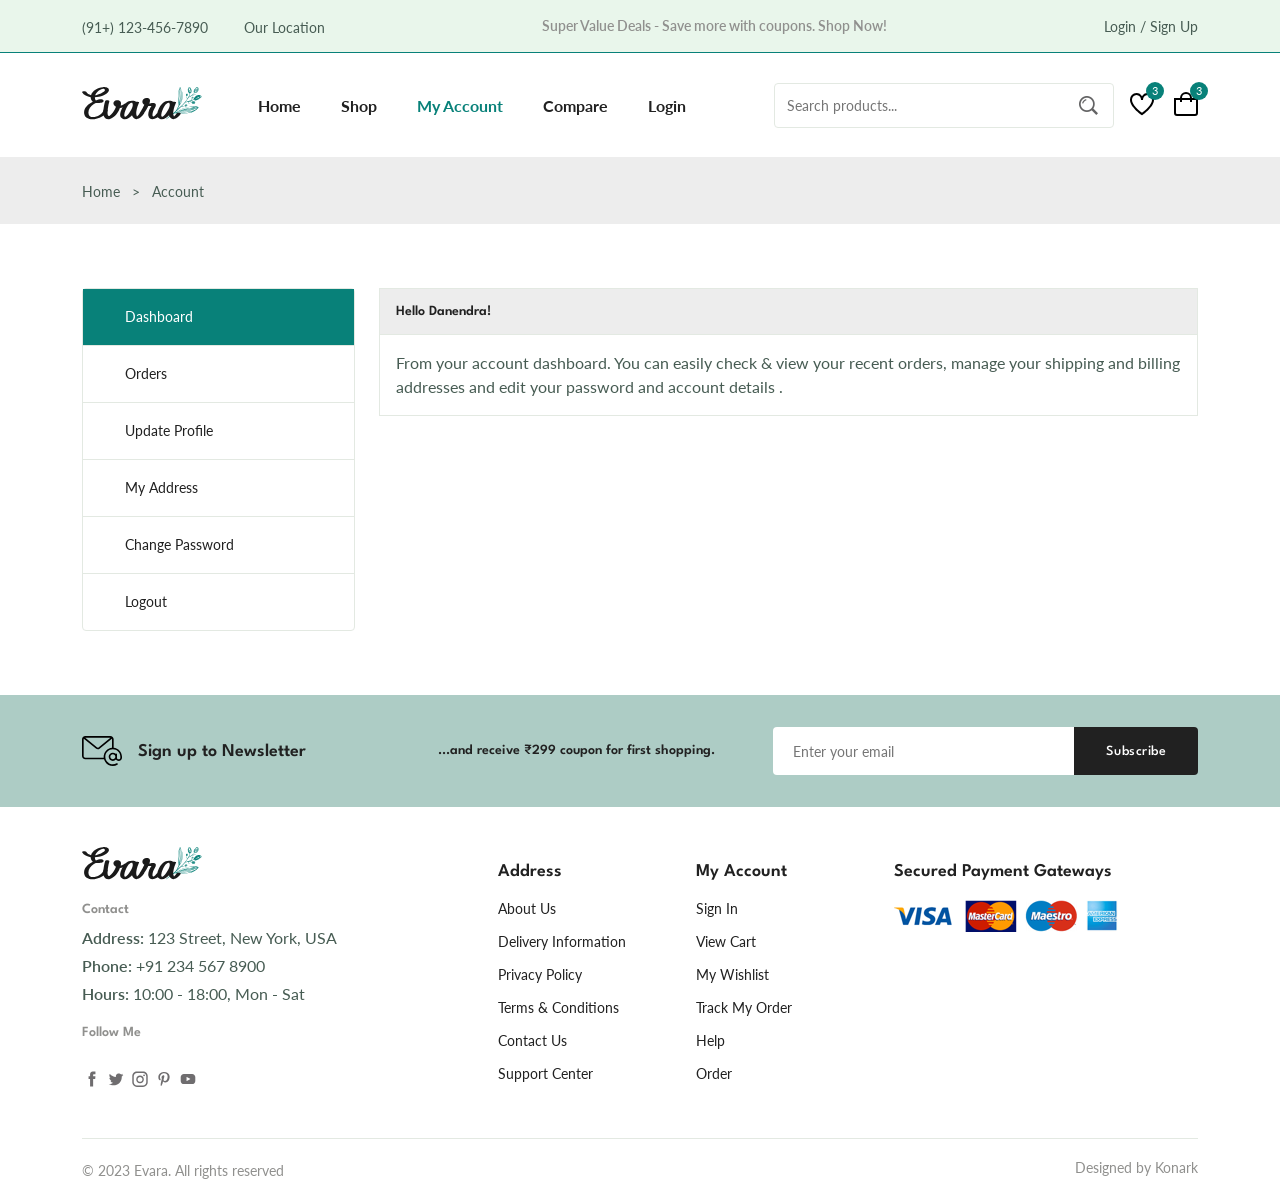
<file: accounts.html>
<!DOCTYPE html>
<html lang="en">
  <head>
    <meta charset="UTF-8" />
    <meta name="viewport" content="width=device-width, initial-scale=1.0" />

    <!--=============== FLATICON ===============-->
    <link rel='stylesheet' href='https://cdn-uicons.flaticon.com/uicons-regular-straight/css/uicons-regular-straight.css'>

    <!--=============== SWIPER CSS ===============-->
    <link rel="stylesheet" href="https://cdn.jsdelivr.net/npm/swiper@11/swiper-bundle.min.css" />

    <!--=============== CSS ===============-->
    <link rel="stylesheet" href="assets/css/styles.css" />

    <title>Ecommerce Website</title>
  </head>
  <body>
    <!--=============== HEADER ===============-->
    <header class="header">
      <div class="header__top">
        <div class="header__container container">
          <div class="header__contact">
            <span>(91+) 123-456-7890</span>
            <span>Our Location</span>
          </div>
          <p class="header__alert-news">
            Super Value Deals - Save more with coupons. Shop Now!
          </p>
          <a href="login-register.html" class="header__top-action">
            Login / Sign Up
          </a>
        </div>
      </div>
      <nav class="nav container">
        <a href="index.html" class="nav__logo">
          <img src="assets/img/logo.svg" alt="" class="nav__logo-img">
        </a>
        <div class="nav__menu" id="nav-menu">
          <ul class="nav__list">
            <li class="nav__item">
              <a href="index.html" class="nav__link">Home</a>
            </li>

            <li class="nav__item">
              <a href="shop.html" class="nav__link">Shop</a>
            </li>

            <li class="nav__item">
              <a href="accounts.html" class="nav__link active-link">My Account</a>
            </li>

            <li class="nav__item">
              <a href="compare.html" class="nav__link">Compare</a>
            </li>

            <li class="nav__item">
              <a href="login-register.html" class="nav__link">Login</a>
            </li>
          </ul>
          <div class="header__search">
            <input type="text" class="form__input" placeholder="Search products..."/>
            <button class="search__btn">
              <img src="assets/img/search.png">
            </button>
          </div>
        </div>
        <div class="header__user-action">
          <a href="wishlist.html" class="header__action-btn">
            <img src="assets/img/icon-heart.svg" alt="">
            <span class="count">3</span>
          </a>

          <a href="cart.html" class="header__action-btn">
            <img src="assets/img/icon-cart.svg" alt="">
            <span class="count">3</span>
          </a>
    
        </div>
      </nav>
    </header>

    <!--=============== MAIN ===============-->
    <main class="main">
      <!--=============== BREADCRUMB ===============-->
      <section class="breadcrumb">
        <ul class="breadcrumb__list flex container">
          <li>
            <a href="index.html" class="breadcrumb__link">Home</a>
          </li>
          <li><span class="breadcrumb__link">></span></li>
          <li><span class="breadcrumb__link">Account</span></li>
        </ul>
      </section>

      <!--=============== ACCOUNTS ===============-->
      <section class="accounts section--lg">
        <div class="accounts__container container grid">
          <div class="account__tabs">
            <p class="account__tab active-tab" data-target="#dashboard">
              <i class="fi fi-rs-settings-sliders"></i> Dashboard
            </p>

            <p class="account__tab" data-target="#orders">
              <i class="fi fi-rs-shopping-bag"></i> Orders
            </p>

            <p class="account__tab" data-target="#update-profile">
              <i class="fi fi-rs-user"></i> Update Profile
            </p>

            <p class="account__tab" data-target="#address">
              <i class="fi fi-rs-marker"></i> My Address
            </p>

            <p class="account__tab" data-target="#change-password">
              <i class="fi fi-rs-user"></i> Change Password
            </p>

            <p class="account__tab">
              <i class="fi fi-rs-exit"></i> Logout
            </p>
          </div>

          <div class="tabs__content">
            <div class="tab__content active-tab" content id="dashboard">
              <h3 class="tab__header">Hello Danendra!</h3>

              <div class="tab__body">
                <p class="tab__description">From your account dashboard.
                  You can easily check & view your recent orders, 
                  manage your shipping and billing addresses and edit your password and account details . 
                </p>
              </div>
            </div>

            <div class="tab__content" content id="orders">
              <h3 class="tab__header">Your Orders</h3>

              <div class="tab__body">
                <table class="placed__order-table">
                  <tr>
                    <th>Orders</th>
                    <th>Date</th>
                    <th>Status</th>
                    <th>Total</th>
                    <th>Actions</th>
                  </tr>

                  <tr>
                    <td>#1357</td>
                    <td>March 27,2026</td>
                    <td>Processing</td>
                    <td>&#8377;1,299</td>
                    <td><a href="#" class="view__order">View</a></td>
                  </tr>

                  <tr>
                    <td>#1357</td>
                    <td>Febuary 27,2026</td>
                    <td>Completed</td>
                    <td>&#8377;1,299</td>
                    <td><a href="#" class="view__order">View</a></td>
                  </tr>

                  <tr>
                    <td>#1246</td>
                    <td>January 29,2026</td>
                    <td>Completed</td>
                    <td>&#8377;1,299</td>
                    <td><a href="#" class="view__order">View</a></td>
                  </tr>
                </table>
              </div>
            </div>

            <div class="tab__content" content id="update-profile">
              <h3 class="tab__header">Update Profile</h3>

              <div class="tab__body">
                <form action="" class="form grid">
                  <input type="text" placeholder="Username" class="form__input">

                  <div class="form__btn">
                    <button class="btn btn--md">Save</button>
                  </div>
                </form>
              </div>
            </div>

            <div class="tab__content" content id="address">
              <h3 class="tab__header">Shipping Address</h3>

              <div class="tab__body">
                <address class="address">
                  D-10 , <br>
                  Shanker Nagar, <br>
                  Raipur , 492004 <br>
                  Chhattisgarh , India
                </address>
                <a href="" class="edit">Edit</a>
              </div>
            </div>

            <div class="tab__content" content id="change-password">
              <h3 class="tab__header">Change Password</h3>

              <div class="tab__body">
                <form action="" class="form grid">
                  <input type="password" placeholder="Current Password" class="form__input">

                  <input type="password" placeholder="New Password" class="form__input">

                  <input type="password" placeholder="Confirm Password" class="form__input">

                  <div class="form__btn">
                    <button class="btn btn--md">Save</button>
                  </div>
                </form>
              </div>
            </div>
          </div>
        </div>
      </section>

      <!--=============== NEWSLETTER ===============-->
      <section class="newsletter section">
        <div class="newsletter__container container grid">
          <h3 class="newsletter__title flex">
            <img src="assets/img/icon-email.svg" class="newsletter__icon">
            Sign up to Newsletter
          </h3>

          <p class="newsletter__description">
            ...and receive &#8377;299 coupon for first shopping.
          </p>

          <form action="" class="newsletter__form">
            <input type="text" placeholder="Enter your email" class="newsletter__input">
            <button type="submit" class="newsletter__btn">Subscribe</button>
          </form>
        </div>
      </section>
    </main>

    <!--=============== FOOTER ===============-->
    <footer class="footer container">
      <div class="footer__container grid">
        <div class="footer__content">
          <a href="index.html" class="footer__logo">
            <img src="assets/img/logo.svg" alt="" class="footer__logo-img">
          </a>

          <h4 class="footer__subtitle">Contact</h4>
          <p class="footer__description">
            <span>Address:</span> 123 Street, New York, USA
          </p>

          <p class="footer__description">
            <span>Phone:</span> +91 234 567 8900
          </p>

          <p class="footer__description">
            <span>Hours:</span> 10:00 - 18:00, Mon - Sat
          </p>

          <div class="footer__social">
            <h4 class="footer__subtitle">Follow Me</h4>

            <div class="footer__social-links flex">
              <a href="">
                <img src="assets/img/icon-facebook.svg" class="footer__social-icon">
              </a>

              <a href="">
                <img src="assets/img/icon-twitter.svg" class="footer__social-icon">
              </a>

              <a href="">
                <img src="assets/img/icon-instagram.svg" class="footer__social-icon">
              </a>

              <a href="">
                <img src="assets/img/icon-pinterest.svg" class="footer__social-icon">
              </a>

              <a href="">
                <img src="assets/img/icon-youtube.svg" class="footer__social-icon">
              </a>
            </div>
          </div>
        </div>

        <div class="footer__content">
          <h3 class="footer__title">Address</h3>

          <ul class="footer__links">
            <li><a href="" class="footer__link">About Us</a></li>
            <li><a href="" class="footer__link">Delivery Information</a></li>
            <li><a href="" class="footer__link">Privacy Policy</a></li>
            <li><a href="" class="footer__link">Terms & Conditions</a></li>
            <li><a href="" class="footer__link">Contact Us</a></li>
            <li><a href="" class="footer__link">Support Center</a></li>
          </ul>
        </div>

        <div class="footer__content">
          <h3 class="footer__title">My Account</h3>

          <ul class="footer__links">
            <li><a href="" class="footer__link">Sign In</a></li>
            <li><a href="" class="footer__link">View Cart</a></li>
            <li><a href="" class="footer__link">My Wishlist</a></li>
            <li><a href="" class="footer__link">Track My Order</a></li>
            <li><a href="" class="footer__link">Help</a></li>
            <li><a href="" class="footer__link">Order</a></li>
          </ul>
        </div>

        <div class="footer__content">
          <h3 class="footer__title">Secured Payment Gateways</h3>

          <img src="assets/img/payment-method.png" alt="" class="payment__img">
        </div>
      </div>

      <div class="footer__bottom">
        <p class="copyright">&copy; 2023 Evara. All rights reserved</p>
        <span class="designer">Designed by Konark</span>
      </div>
    </footer>

    <!--=============== SWIPER JS ===============-->
    <script src="https://cdn.jsdelivr.net/npm/swiper@11/swiper-bundle.min.js"></script>

    <!--=============== MAIN JS ===============-->
    <script src="assets/js/main.js"></script>
  </body>
</html>
</file>
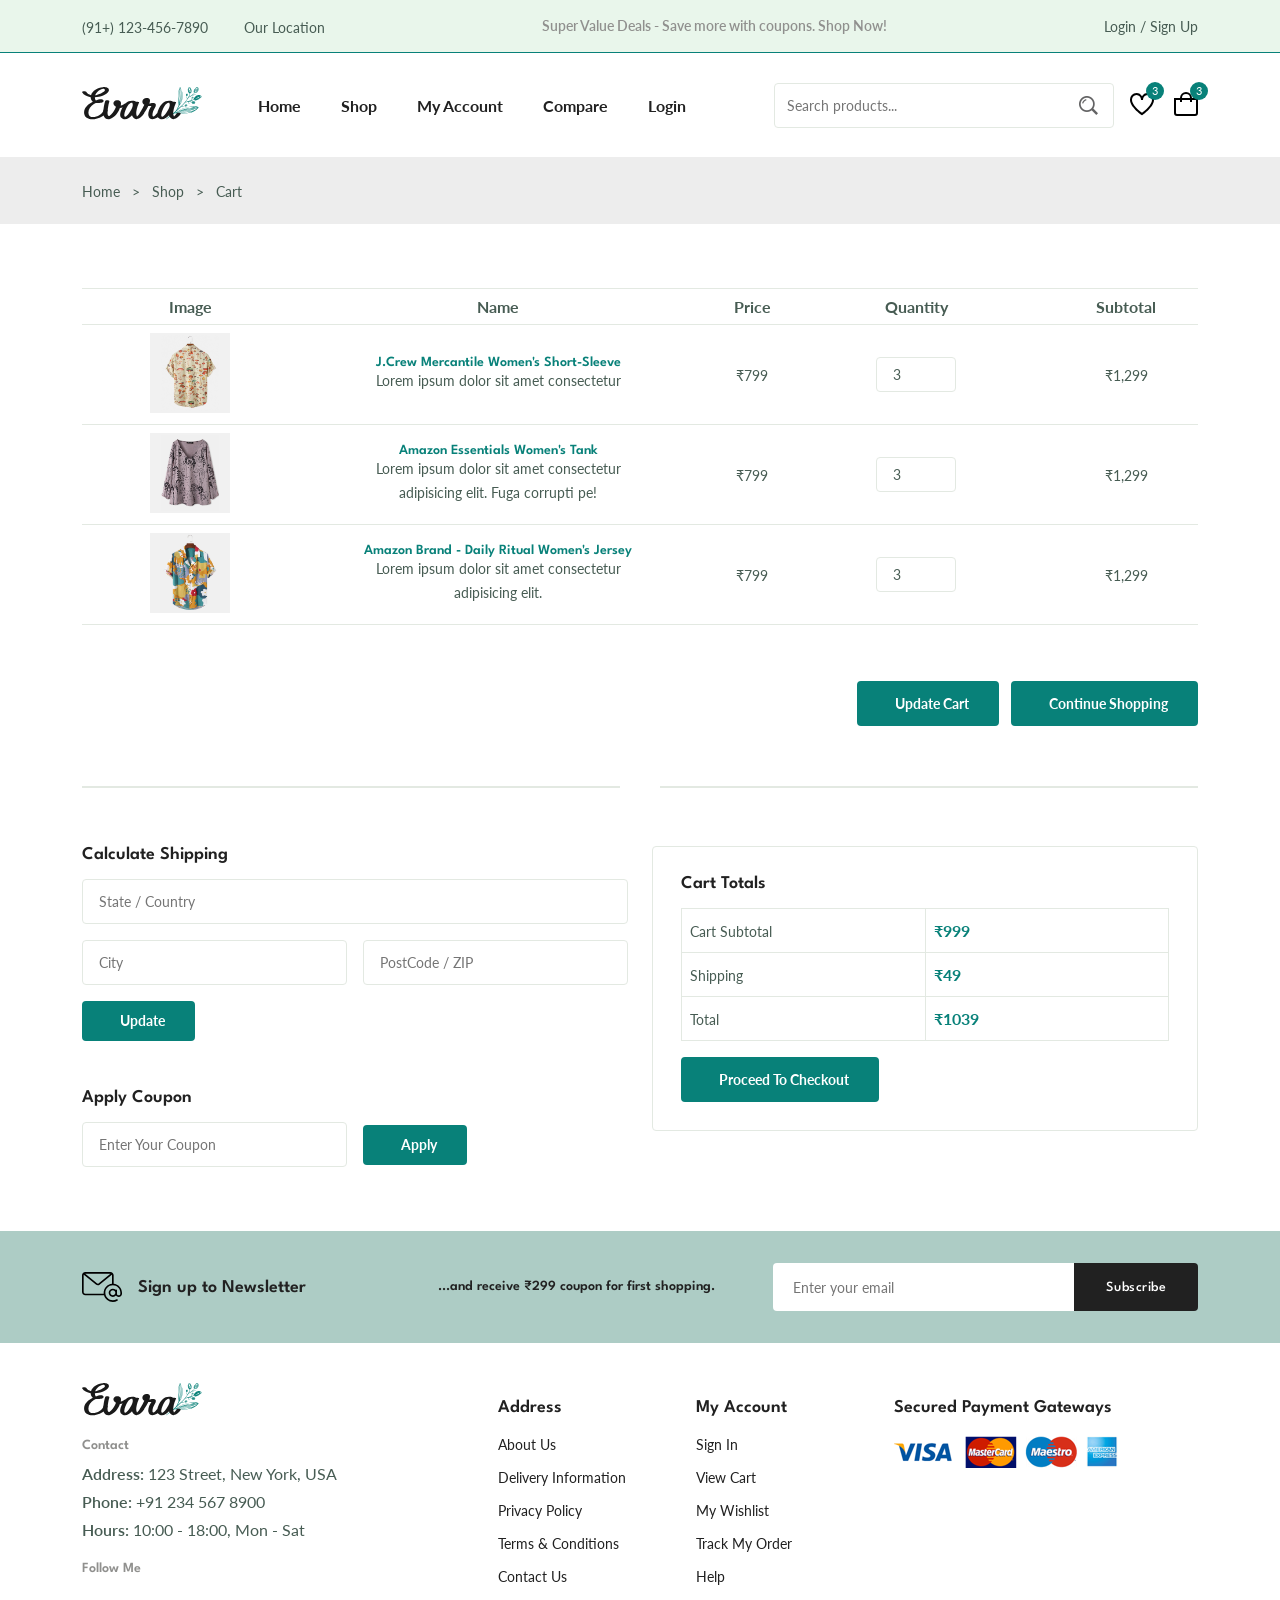
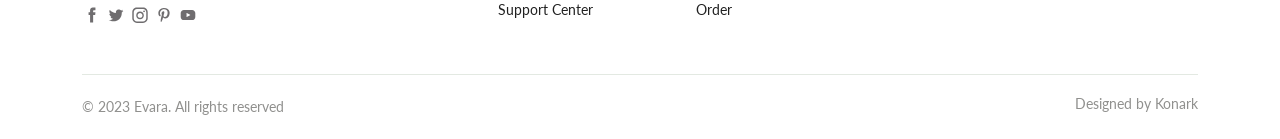
<file: cart.html>
<!DOCTYPE html>
<html lang="en">
  <head>
    <meta charset="UTF-8" />
    <meta name="viewport" content="width=device-width, initial-scale=1.0" />

    <!--=============== FLATICON ===============-->
    <link rel='stylesheet' href='https://cdn-uicons.flaticon.com/uicons-regular-straight/css/uicons-regular-straight.css'>

    <!--=============== SWIPER CSS ===============-->
    <link rel="stylesheet" href="https://cdn.jsdelivr.net/npm/swiper@11/swiper-bundle.min.css" />

    <!--=============== CSS ===============-->
    <link rel="stylesheet" href="assets/css/styles.css" />

    <title>Ecommerce Website</title>
  </head>
  <body>
    <!--=============== HEADER ===============-->
    <header class="header">
      <div class="header__top">
        <div class="header__container container">
          <div class="header__contact">
            <span>(91+) 123-456-7890</span>
            <span>Our Location</span>
          </div>
          <p class="header__alert-news">
            Super Value Deals - Save more with coupons. Shop Now!
          </p>
          <a href="login-register.html" class="header__top-action">
            Login / Sign Up
          </a>
        </div>
      </div>
      <nav class="nav container">
        <a href="index.html" class="nav__logo">
          <img src="assets/img/logo.svg" alt="" class="nav__logo-img">
        </a>
        <div class="nav__menu" id="nav-menu">
          <ul class="nav__list">
            <li class="nav__item">
              <a href="index.html" class="nav__link">Home</a>
            </li>

            <li class="nav__item">
              <a href="shop.html" class="nav__link">Shop</a>
            </li>

            <li class="nav__item">
              <a href="accounts.html" class="nav__link">My Account</a>
            </li>

            <li class="nav__item">
              <a href="compare.html" class="nav__link">Compare</a>
            </li>

            <li class="nav__item">
              <a href="login-register.html" class="nav__link">Login</a>
            </li>
          </ul>
          <div class="header__search">
            <input type="text" class="form__input" placeholder="Search products..."/>
            <button class="search__btn">
              <img src="assets/img/search.png">
            </button>
          </div>
        </div>
        <div class="header__user-action">
          <a href="wishlist.html" class="header__action-btn">
            <img src="assets/img/icon-heart.svg" alt="">
            <span class="count">3</span>
          </a>

          <a href="cart.html" class="header__action-btn">
            <img src="assets/img/icon-cart.svg" alt="">
            <span class="count">3</span>
          </a>
    
        </div>
      </nav>
    </header>

    <!--=============== MAIN ===============-->
    <main class="main">
      <!--=============== BREADCRUMB ===============-->
      <section class="breadcrumb">
        <ul class="breadcrumb__list flex container">
          <li>
            <a href="index.html" class="breadcrumb__link">Home</a>
          </li>
          <li><span class="breadcrumb__link">></span></li>
          <li><span class="breadcrumb__link">Shop</span></li>
          <li><span class="breadcrumb__link">></span></li>
          <li><span class="breadcrumb__link">Cart</span></li>
        </ul>
      </section>

      <!--=============== CART ===============-->
      <section class="cart section--lg container">
        <div class="table__container">
          <table class="table">
            <tr>
              <th>Image</th>
              <th>Name</th>
              <th>Price</th>
              <th>Quantity</th>
              <th>Subtotal</th>
              <th>Remove</th>
            </tr>

            <tr>
              <td>
                <img src="assets/img/product-1-2.jpg" alt="" class="table__img">
              </td>

              <td>
                <h3 class="table__title">J.Crew Mercantile Women's Short-Sleeve</h3>
                <p class="table__description">
                  Lorem ipsum dolor sit amet consectetur
                </p>
              </td>

              <td><span class="table__price">&#8377;799</span></td>

              <td><input type="number" value="3" class="quantity"></td>

              <td><span class="table__subtotal">&#8377;1,299</span></td>

              <td><i class="fi fi-rs-trash table__trash"></i></td>
            </tr>

            <tr>
              <td>
                <img src="assets/img/product-7-1.jpg" alt="" class="table__img">
              </td>

              <td>
                <h3 class="table__title">Amazon Essentials Women's Tank</h3>
                <p class="table__description">
                  Lorem ipsum dolor sit amet consectetur adipisicing elit. Fuga corrupti pe!
                </p>
              </td>

              <td><span class="table__price">&#8377;799</span></td>

              <td><input type="number" value="3" class="quantity"></td>

              <td><span class="table__subtotal">&#8377;1,299</span></td>

              <td><i class="fi fi-rs-trash table__trash"></i></td>
            </tr>

            <tr>
              <td>
                <img src="assets/img/product-2-1.jpg" alt="" class="table__img">
              </td>

              <td>
                <h3 class="table__title">Amazon Brand - Daily Ritual Women's Jersey</h3>
                <p class="table__description">
                  Lorem ipsum dolor sit amet consectetur adipisicing elit.
                </p>
              </td>

              <td><span class="table__price">&#8377;799</span></td>

              <td><input type="number" value="3" class="quantity"></td>

              <td><span class="table__subtotal">&#8377;1,299</span></td>

              <td><i class="fi fi-rs-trash table__trash"></i></td>
            </tr>
          </table>
        </div>

        <div class="cart__actions">
          <a href="" class="btn flex btn--md">
            <i class="fi-rs-shuffle"></i>Update Cart
          </a>

          <a href="" class="btn flex btn--md">
            <i class="fi-rs-shopping-bag"></i>Continue Shopping
          </a>
        </div>

        <div class="divider">
          <i class="fi fi-rs-fingerprint"></i>
        </div>

        <div class="cart__group grid">
          <div>
            <div class="cart__shipping">
              <h3 class="section__title">Calculate Shipping</h3>

              <form action="" class="form grid">
                <input type="text" placeholder="State / Country" class="form__input"/>

                <div class="form__group grid">
                  <input type="text" placeholder="City" class="form__input"/>

                  <input type="text" placeholder="PostCode / ZIP" class="form__input"/>
                </div>

                <div class="form__btn">
                  <button class="btn flex btn--sm">
                    <i class="fi-rs-shuffle"></i> Update
                  </button>
                </div>
              </form>
            </div>

            <div class="cart__coupon">
              <h3 class="section__title">Apply Coupon</h3>

              <form action="" class="coupon__form form grid">
                <div class="form__group grid">
                  <input type="text" class="form__input" placeholder="Enter Your Coupon"/>

                  <div class="form__btn">
                    <button class="btn flex btn--sm">
                    <i class="fi-rs-label"></i> Apply
                    </button>
                  </div>
                </div>
              </form>
            </div>
          </div>

        <div class="cart__total">
          <h3 class="section__title">Cart Totals</h3>

          <table class="cart__total-table">
            <tr>
              <td><span class="cart__total-title">Cart Subtotal</span></td>
              <td><span class="cart__total-price">&#8377;999</span></td>
            </tr>

            <tr>
              <td><span class="cart__total-title">Shipping</span></td>
              <td><span class="cart__total-price">&#8377;49</span></td>
            </tr>

            <tr>
              <td><span class="cart__total-title">Total</span></td>
              <td><span class="cart__total-price">&#8377;1039</span></td>
            </tr>
          </table>

          <a href="checkout.html" class="btn flex btn--md">
            <i class="fi fi-rs-box-alt"></i> Proceed To Checkout
          </a>
        </div>
      </div>
      </section>

      <!--=============== NEWSLETTER ===============-->
      <section class="newsletter section">
        <div class="newsletter__container container grid">
          <h3 class="newsletter__title flex">
            <img src="assets/img/icon-email.svg" class="newsletter__icon">
            Sign up to Newsletter
          </h3>

          <p class="newsletter__description">
            ...and receive &#8377;299 coupon for first shopping.
          </p>

          <form action="" class="newsletter__form">
            <input type="text" placeholder="Enter your email" class="newsletter__input">
            <button type="submit" class="newsletter__btn">Subscribe</button>
          </form>
        </div>
      </section>
    </main>

    <!--=============== FOOTER ===============-->
    <footer class="footer container">
      <div class="footer__container grid">
        <div class="footer__content">
          <a href="index.html" class="footer__logo">
            <img src="assets/img/logo.svg" alt="" class="footer__logo-img">
          </a>

          <h4 class="footer__subtitle">Contact</h4>
          <p class="footer__description">
            <span>Address:</span> 123 Street, New York, USA
          </p>

          <p class="footer__description">
            <span>Phone:</span> +91 234 567 8900
          </p>

          <p class="footer__description">
            <span>Hours:</span> 10:00 - 18:00, Mon - Sat
          </p>

          <div class="footer__social">
            <h4 class="footer__subtitle">Follow Me</h4>

            <div class="footer__social-links flex">
              <a href="">
                <img src="assets/img/icon-facebook.svg" class="footer__social-icon">
              </a>

              <a href="">
                <img src="assets/img/icon-twitter.svg" class="footer__social-icon">
              </a>

              <a href="">
                <img src="assets/img/icon-instagram.svg" class="footer__social-icon">
              </a>

              <a href="">
                <img src="assets/img/icon-pinterest.svg" class="footer__social-icon">
              </a>

              <a href="">
                <img src="assets/img/icon-youtube.svg" class="footer__social-icon">
              </a>
            </div>
          </div>
        </div>

        <div class="footer__content">
          <h3 class="footer__title">Address</h3>

          <ul class="footer__links">
            <li><a href="" class="footer__link">About Us</a></li>
            <li><a href="" class="footer__link">Delivery Information</a></li>
            <li><a href="" class="footer__link">Privacy Policy</a></li>
            <li><a href="" class="footer__link">Terms & Conditions</a></li>
            <li><a href="" class="footer__link">Contact Us</a></li>
            <li><a href="" class="footer__link">Support Center</a></li>
          </ul>
        </div>

        <div class="footer__content">
          <h3 class="footer__title">My Account</h3>

          <ul class="footer__links">
            <li><a href="" class="footer__link">Sign In</a></li>
            <li><a href="" class="footer__link">View Cart</a></li>
            <li><a href="" class="footer__link">My Wishlist</a></li>
            <li><a href="" class="footer__link">Track My Order</a></li>
            <li><a href="" class="footer__link">Help</a></li>
            <li><a href="" class="footer__link">Order</a></li>
          </ul>
        </div>

        <div class="footer__content">
          <h3 class="footer__title">Secured Payment Gateways</h3>

          <img src="assets/img/payment-method.png" alt="" class="payment__img">
        </div>
      </div>

      <div class="footer__bottom">
        <p class="copyright">&copy; 2023 Evara. All rights reserved</p>
        <span class="designer">Designed by Konark</span>
      </div>
    </footer>

    <!--=============== SWIPER JS ===============-->
    <script src="https://cdn.jsdelivr.net/npm/swiper@11/swiper-bundle.min.js"></script>

    <!--=============== MAIN JS ===============-->
    <script src="assets/js/main.js"></script>
  </body>
</html>
</file>
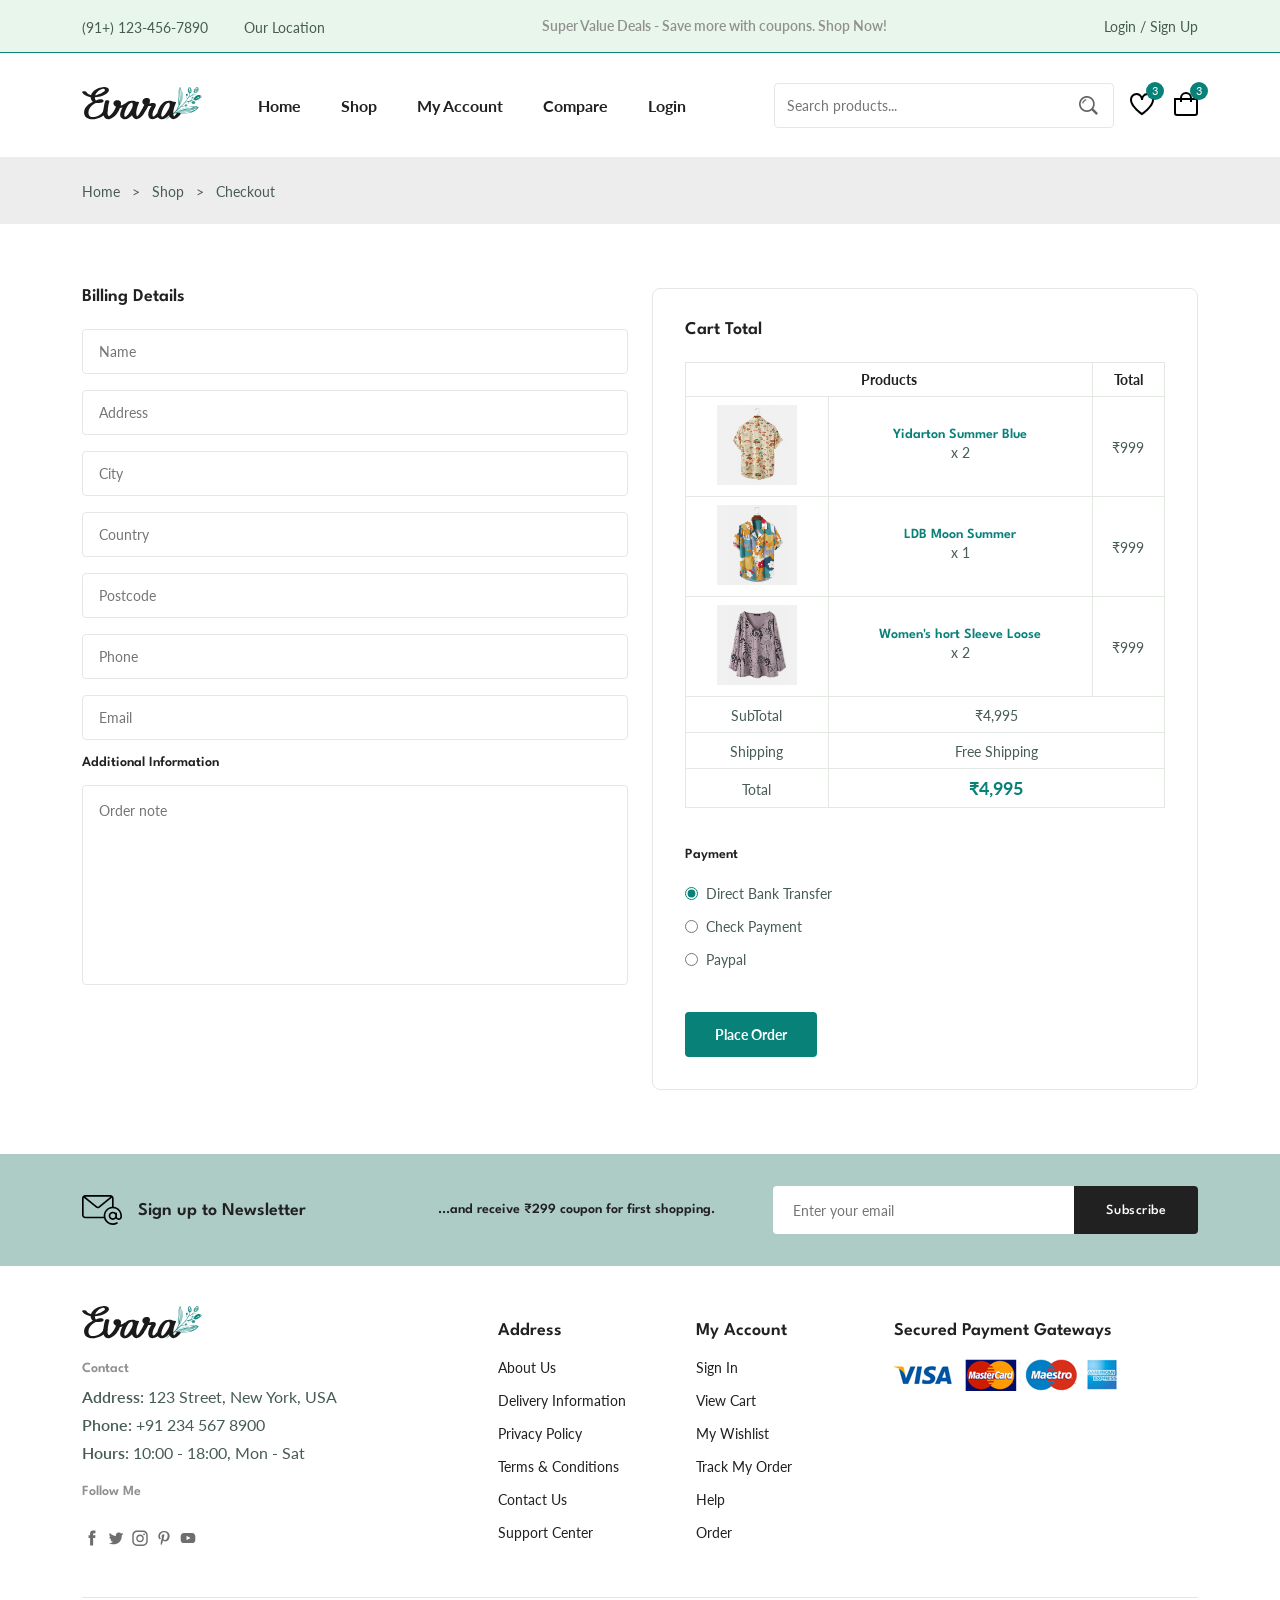
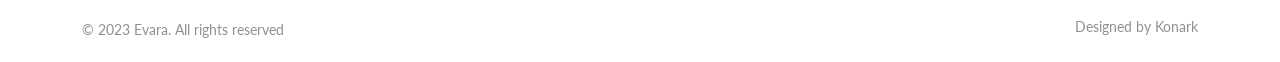
<file: checkout.html>
<!DOCTYPE html>
<html lang="en">
  <head>
    <meta charset="UTF-8" />
    <meta name="viewport" content="width=device-width, initial-scale=1.0" />

    <!--=============== FLATICON ===============-->
    <link rel='stylesheet' href='https://cdn-uicons.flaticon.com/uicons-regular-straight/css/uicons-regular-straight.css'>

    <!--=============== SWIPER CSS ===============-->
    <link rel="stylesheet" href="https://cdn.jsdelivr.net/npm/swiper@11/swiper-bundle.min.css" />

    <!--=============== CSS ===============-->
    <link rel="stylesheet" href="assets/css/styles.css" />

    <title>Ecommerce Website</title>
  </head>
  <body>
    <!--=============== HEADER ===============-->
    <header class="header">
      <div class="header__top">
        <div class="header__container container">
          <div class="header__contact">
            <span>(91+) 123-456-7890</span>
            <span>Our Location</span>
          </div>
          <p class="header__alert-news">
            Super Value Deals - Save more with coupons. Shop Now!
          </p>
          <a href="login-register.html" class="header__top-action">
            Login / Sign Up
          </a>
        </div>
      </div>
      <nav class="nav container">
        <a href="index.html" class="nav__logo">
          <img src="assets/img/logo.svg" alt="" class="nav__logo-img">
        </a>
        <div class="nav__menu" id="nav-menu">
          <ul class="nav__list">
            <li class="nav__item">
              <a href="index.html" class="nav__link">Home</a>
            </li>

            <li class="nav__item">
              <a href="shop.html" class="nav__link">Shop</a>
            </li>

            <li class="nav__item">
              <a href="accounts.html" class="nav__link">My Account</a>
            </li>

            <li class="nav__item">
              <a href="compare.html" class="nav__link">Compare</a>
            </li>

            <li class="nav__item">
              <a href="login-register.html" class="nav__link">Login</a>
            </li>
          </ul>
          <div class="header__search">
            <input type="text" class="form__input" placeholder="Search products..."/>
            <button class="search__btn">
              <img src="assets/img/search.png">
            </button>
          </div>
        </div>
        <div class="header__user-action">
          <a href="wishlist.html" class="header__action-btn">
            <img src="assets/img/icon-heart.svg" alt="">
            <span class="count">3</span>
          </a>

          <a href="cart.html" class="header__action-btn">
            <img src="assets/img/icon-cart.svg" alt="">
            <span class="count">3</span>
          </a>
    
        </div>
      </nav>
    </header>

    <!--=============== MAIN ===============-->
    <main class="main">
      <!--=============== BREADCRUMB ===============-->
      <section class="breadcrumb">
        <ul class="breadcrumb__list flex container">
          <li>
            <a href="index.html" class="breadcrumb__link">Home</a>
          </li>
          <li><span class="breadcrumb__link">></span></li>
          <li><span class="breadcrumb__link">Shop</span></li>

          <li><span class="breadcrumb__link">></span></li>
          <li><span class="breadcrumb__link">Checkout</span></li>
        </ul>
      </section>
      <!--=============== CHECKOUT ===============-->
      <section class="checkout section--lg">
        <div class="checkout__container container grid">
          <div class="checkout__group">
            <h3 class="section__title">Billing Details</h3>

            <form class="form grid">
              <input type="text" placeholder="Name" class="form__input">

              <input type="text" placeholder="Address" class="form__input">

              <input type="text" placeholder="City" class="form__input">

              <input type="text" placeholder="Country" class="form__input">

              <input type="text" placeholder="Postcode" class="form__input">

              <input type="text" placeholder="Phone" class="form__input">

              <input type="email" placeholder="Email" class="form__input">

              <h3 class="checkout__title">Additional Information</h3>

              <textarea placeholder="Order note" cols="30" rows="10" class="form__input textarea"></textarea>
            </form>
          </div>

          <div class="checkout__group">
            <h3 class="section__title">Cart Total</h3>

            <table class="order__table">
              <tr>
                <th colspan="2">Products</th>
                <th>Total</th>
              </tr>

              <tr>
                <td><img src="assets/img/product-1-2.jpg" alt="" class="order__img"/></td>

                <td>
                  <h3 class="table__title">Yidarton Summer Blue</h3>
                  <p class="table__quantity">x 2</p>
                </td>

                <td><span class="table__price">&#8377;999</span></td>
              </tr>

              <tr>
                <td><img src="assets/img/product-2-1.jpg" alt="" class="order__img"/></td>

                <td>
                  <h3 class="table__title">LDB Moon Summer</h3>
                  <p class="table__quantity">x 1</p>
                </td>

                <td><span class="table__price">&#8377;999</span></td>
              </tr>

              <tr>
                <td><img src="assets/img/product-7-1.jpg" alt="" class="order__img"/></td>

                <td>
                  <h3 class="table__title">Women's hort Sleeve Loose</h3>
                  <p class="table__quantity">x 2</p>
                </td>

                <td><span class="table__price">&#8377;999</span></td>
              </tr>

              <td><span class="order__subtitle">SubTotal</span></td>
              <td colspan="2"><span class="table__price">&#8377;4,995</span></td>

              </tr>

              <tr>

              <td><span class="order__subtitle">Shipping</span></td>
              <td colspan="2"><span class="table__price">Free Shipping</span></td>
              
              </tr>

              <tr>

              <td><span class="order__subtitle">Total</span></td>
              <td colspan="2"><span class="order__grand-total">&#8377;4,995</span></td>
              
              </tr>
            </table>

            <div class="payment__methods">
              <h3 class="checkout__title payment__title">Payment</h3>

              <div class="payment__option flex">
                <input type="radio" name="radio" checked class="payment__input">
                <label for="" class="payment__label">Direct Bank Transfer</label>
              </div>

              <div class="payment__option flex">
                <input type="radio" name="radio" class="payment__input">
                <label for="" class="payment__label">Check Payment</label>
              </div>

              <div class="payment__option flex">
                <input type="radio" name="radio" class="payment__input">
                <label for="" class="payment__label">Paypal</label>
              </div>
            </div>

            <button class="btn btn--md">Place Order</button>
          </div>
        </div>
      </section>

      <!--=============== NEWSLETTER ===============-->
      <section class="newsletter section">
        <div class="newsletter__container container grid">
          <h3 class="newsletter__title flex">
            <img src="assets/img/icon-email.svg" class="newsletter__icon">
            Sign up to Newsletter
          </h3>

          <p class="newsletter__description">
            ...and receive &#8377;299 coupon for first shopping.
          </p>

          <form action="" class="newsletter__form">
            <input type="text" placeholder="Enter your email" class="newsletter__input">
            <button type="submit" class="newsletter__btn">Subscribe</button>
          </form>
        </div>
      </section>
    </main>

    <!--=============== FOOTER ===============-->
    <footer class="footer container">
      <div class="footer__container grid">
        <div class="footer__content">
          <a href="index.html" class="footer__logo">
            <img src="assets/img/logo.svg" alt="" class="footer__logo-img">
          </a>

          <h4 class="footer__subtitle">Contact</h4>
          <p class="footer__description">
            <span>Address:</span> 123 Street, New York, USA
          </p>

          <p class="footer__description">
            <span>Phone:</span> +91 234 567 8900
          </p>

          <p class="footer__description">
            <span>Hours:</span> 10:00 - 18:00, Mon - Sat
          </p>

          <div class="footer__social">
            <h4 class="footer__subtitle">Follow Me</h4>

            <div class="footer__social-links flex">
              <a href="">
                <img src="assets/img/icon-facebook.svg" class="footer__social-icon">
              </a>

              <a href="">
                <img src="assets/img/icon-twitter.svg" class="footer__social-icon">
              </a>

              <a href="">
                <img src="assets/img/icon-instagram.svg" class="footer__social-icon">
              </a>

              <a href="">
                <img src="assets/img/icon-pinterest.svg" class="footer__social-icon">
              </a>

              <a href="">
                <img src="assets/img/icon-youtube.svg" class="footer__social-icon">
              </a>
            </div>
          </div>
        </div>

        <div class="footer__content">
          <h3 class="footer__title">Address</h3>

          <ul class="footer__links">
            <li><a href="" class="footer__link">About Us</a></li>
            <li><a href="" class="footer__link">Delivery Information</a></li>
            <li><a href="" class="footer__link">Privacy Policy</a></li>
            <li><a href="" class="footer__link">Terms & Conditions</a></li>
            <li><a href="" class="footer__link">Contact Us</a></li>
            <li><a href="" class="footer__link">Support Center</a></li>
          </ul>
        </div>

        <div class="footer__content">
          <h3 class="footer__title">My Account</h3>

          <ul class="footer__links">
            <li><a href="" class="footer__link">Sign In</a></li>
            <li><a href="" class="footer__link">View Cart</a></li>
            <li><a href="" class="footer__link">My Wishlist</a></li>
            <li><a href="" class="footer__link">Track My Order</a></li>
            <li><a href="" class="footer__link">Help</a></li>
            <li><a href="" class="footer__link">Order</a></li>
          </ul>
        </div>

        <div class="footer__content">
          <h3 class="footer__title">Secured Payment Gateways</h3>

          <img src="assets/img/payment-method.png" alt="" class="payment__img">
        </div>
      </div>

      <div class="footer__bottom">
        <p class="copyright">&copy; 2023 Evara. All rights reserved</p>
        <span class="designer">Designed by Konark</span>
      </div>
    </footer>

    <!--=============== SWIPER JS ===============-->
    <script src="https://cdn.jsdelivr.net/npm/swiper@11/swiper-bundle.min.js"></script>

    <!--=============== MAIN JS ===============-->
    <script src="assets/js/main.js"></script>
  </body>
</html>
</file>
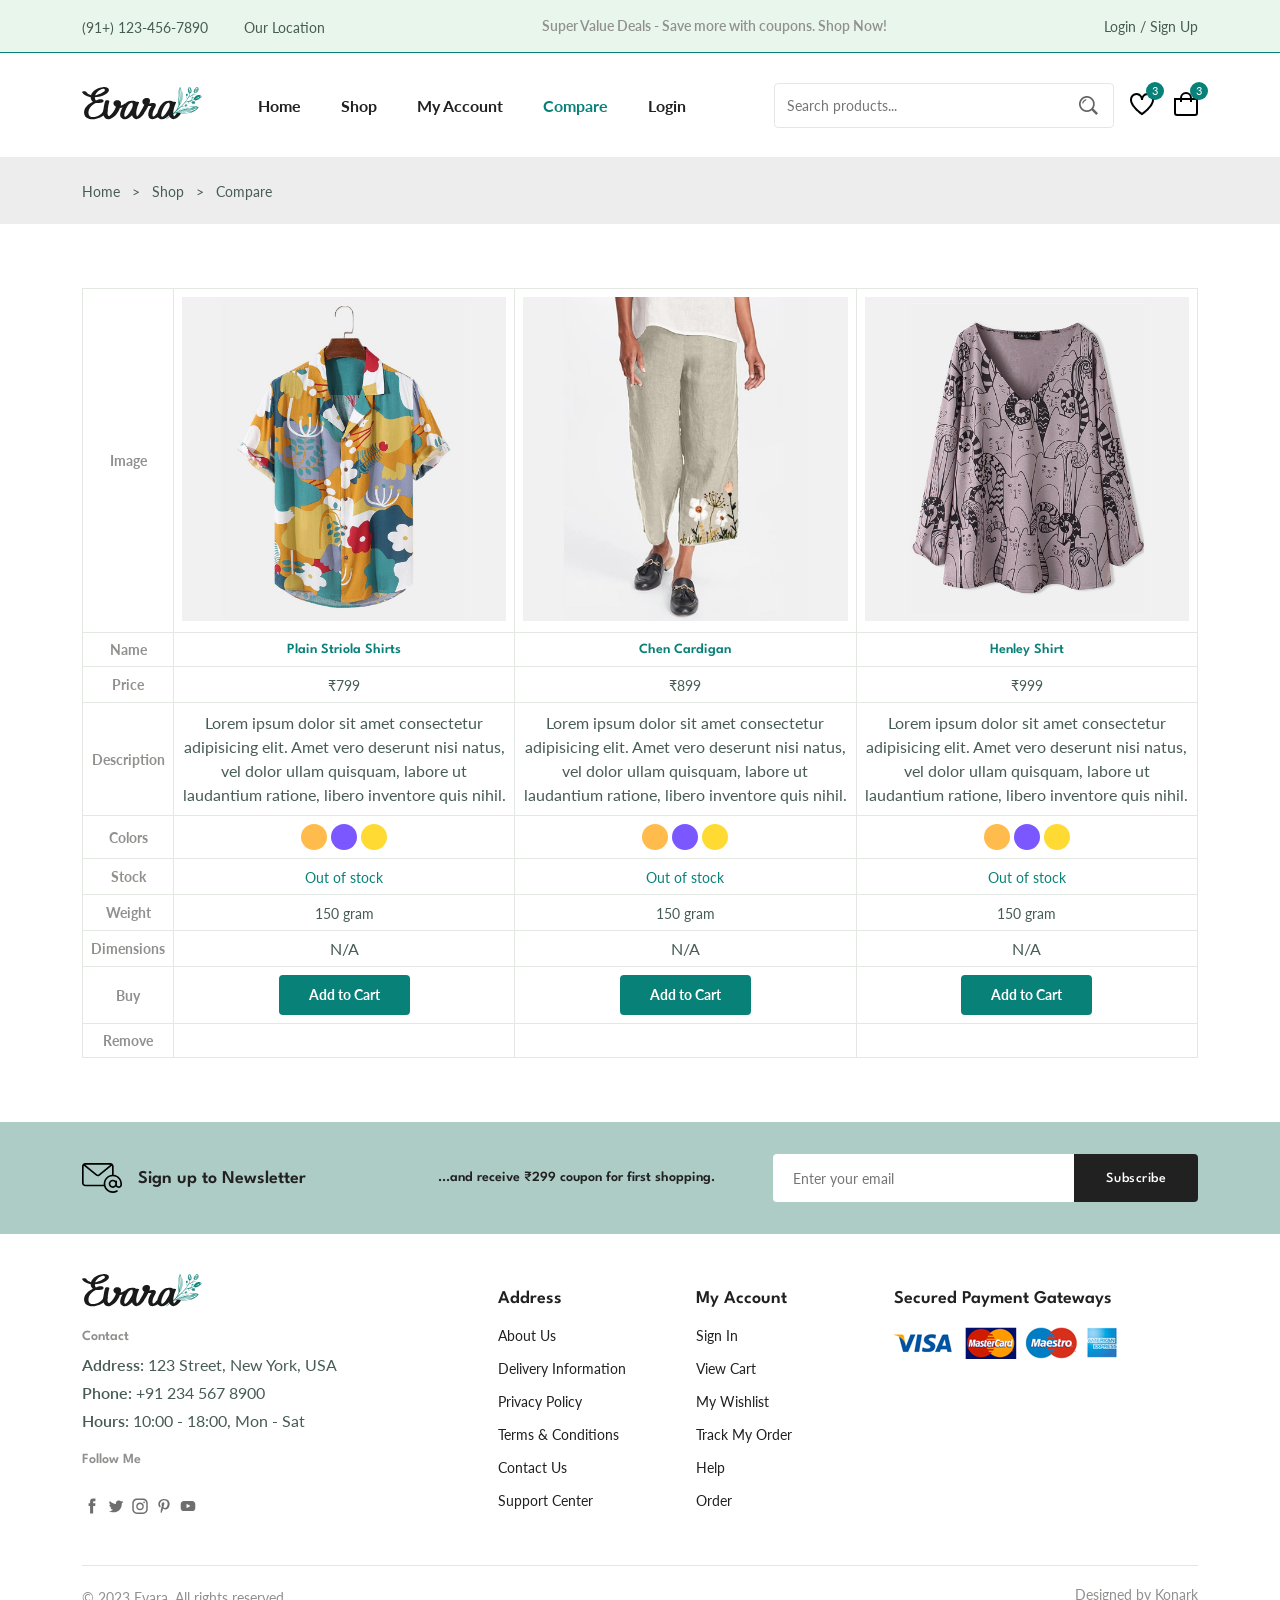
<file: compare.html>
<!DOCTYPE html>
<html lang="en">
  <head>
    <meta charset="UTF-8" />
    <meta name="viewport" content="width=device-width, initial-scale=1.0" />

    <!--=============== FLATICON ===============-->
    <link rel='stylesheet' href='https://cdn-uicons.flaticon.com/uicons-regular-straight/css/uicons-regular-straight.css'>

    <!--=============== SWIPER CSS ===============-->
    <link rel="stylesheet" href="https://cdn.jsdelivr.net/npm/swiper@11/swiper-bundle.min.css" />

    <!--=============== CSS ===============-->
    <link rel="stylesheet" href="assets/css/styles.css" />

    <title>Ecommerce Website</title>
  </head>
  <body>
    <!--=============== HEADER ===============-->
    <header class="header">
      <div class="header__top">
        <div class="header__container container">
          <div class="header__contact">
            <span>(91+) 123-456-7890</span>
            <span>Our Location</span>
          </div>
          <p class="header__alert-news">
            Super Value Deals - Save more with coupons. Shop Now!
          </p>
          <a href="login-register.html" class="header__top-action">
            Login / Sign Up
          </a>
        </div>
      </div>
      <nav class="nav container">
        <a href="index.html" class="nav__logo">
          <img src="assets/img/logo.svg" alt="" class="nav__logo-img">
        </a>
        <div class="nav__menu" id="nav-menu">
          <ul class="nav__list">
            <li class="nav__item">
              <a href="index.html" class="nav__link">Home</a>
            </li>

            <li class="nav__item">
              <a href="shop.html" class="nav__link">Shop</a>
            </li>

            <li class="nav__item">
              <a href="accounts.html" class="nav__link">My Account</a>
            </li>

            <li class="nav__item">
              <a href="compare.html" class="nav__link active-link">Compare</a>
            </li>

            <li class="nav__item">
              <a href="login-register.html" class="nav__link">Login</a>
            </li>
          </ul>
          <div class="header__search">
            <input type="text" class="form__input" placeholder="Search products..."/>
            <button class="search__btn">
              <img src="assets/img/search.png">
            </button>
          </div>
        </div>
        <div class="header__user-action">
          <a href="wishlist.html" class="header__action-btn">
            <img src="assets/img/icon-heart.svg" alt="">
            <span class="count">3</span>
          </a>

          <a href="cart.html" class="header__action-btn">
            <img src="assets/img/icon-cart.svg" alt="">
            <span class="count">3</span>
          </a>
    
        </div>
      </nav>
    </header>

    <!--=============== MAIN ===============-->
    <main class="main">
      <!--=============== BREADCRUMB ===============-->
      <section class="breadcrumb">
        <ul class="breadcrumb__list flex container">
          <li>
            <a href="index.html" class="breadcrumb__link">Home</a>
          </li>
          <li><span class="breadcrumb__link">></span></li>
          <li><span class="breadcrumb__link">Shop</span></li>

          <li><span class="breadcrumb__link">></span></li>
          <li><span class="breadcrumb__link">Compare</span></li>
        </ul>
      </section>

      <!--=============== COMPARE ===============-->
      <section class="compare container section--lg">
        <table class="compare__table">
          <tr>
            <th>Image</th>
            <td><img src="assets/img/product-2-1.jpg" alt="" class="comapre__img"></td>

            <td><img src="assets/img/product-4-1.jpg" alt="" class="comapre__img"></td>

            <td><img src="assets/img/product-7-1.jpg" alt="" class="comapre__img"></td>
          </tr>

          <tr>
            <th>Name</th>
            <td><h3 class="table__title">Plain Striola Shirts</h3></td>
            <td><h3 class="table__title">Chen Cardigan</h3></td>
            <td><h3 class="table__title">Henley Shirt</h3></td>
          </tr>

          <tr>
            <th>Price</th>
            <td><span class="table__price">&#8377;799</span></td>
            <td><span class="table__price">&#8377;899</span></td>
            <td><span class="table__price">&#8377;999</span></td>
          </tr>

          <tr>
            <th>Description</th>
            <td>
              <p>Lorem ipsum dolor sit amet consectetur adipisicing elit. Amet vero deserunt nisi natus, vel dolor ullam quisquam, labore ut laudantium ratione, libero inventore quis nihil.</p>
            </td>

            <td>
              <p>Lorem ipsum dolor sit amet consectetur adipisicing elit. Amet vero deserunt nisi natus, vel dolor ullam quisquam, labore ut laudantium ratione, libero inventore quis nihil.</p>
            </td>

            <td>
              <p>Lorem ipsum dolor sit amet consectetur adipisicing elit. Amet vero deserunt nisi natus, vel dolor ullam quisquam, labore ut laudantium ratione, libero inventore quis nihil.</p>
            </td>
          </tr>

          <tr>
            <th>Colors</th>
            <td>
              <ul class="color__list compare__colors">
              <li>
                <a href="#" class="color__link" style="background-color: hsl(37, 100%, 65%)"></a>
              </li>

              <li>
                <a href="#" class="color__link" style="background-color: hsl(253, 100%, 67%)"></a>
              </li>

              <li>
                <a href="#" class="color__link" style="background-color: hsl(49, 100%, 60%)"></a>
              </li>
              </ul>
            </td>

            <td>
              <ul class="color__list compare__colors">
              <li>
                <a href="#" class="color__link" style="background-color: hsl(37, 100%, 65%)"></a>
              </li>

              <li>
                <a href="#" class="color__link" style="background-color: hsl(253, 100%, 67%)"></a>
              </li>

              <li>
                <a href="#" class="color__link" style="background-color: hsl(49, 100%, 60%)"></a>
              </li>
              </ul>
            </td>

            <td>
              <ul class="color__list compare__colors">
              <li>
                <a href="#" class="color__link" style="background-color: hsl(37, 100%, 65%)"></a>
              </li>

              <li>
                <a href="#" class="color__link" style="background-color: hsl(253, 100%, 67%)"></a>
              </li>

              <li>
                <a href="#" class="color__link" style="background-color: hsl(49, 100%, 60%)"></a>
              </li>
              </ul>
            </td>
          </tr>

          <tr>
            <th>Stock</th>
            <td><span class="table__stock">Out of stock</span></td>
            <td><span class="table__stock">Out of stock</span></td>
            <td><span class="table__stock">Out of stock</span></td>
          </tr>

          <tr>
            <th>Weight</th>
            <td><span class="table__weight">150 gram</span></td>
            <td><span class="table__weight">150 gram</span></td>
            <td><span class="table__weight">150 gram</span></td>
          </tr>

          <tr>
            <th>Dimensions</th>
            <td><span class="table__dimensions">N/A</span></td>
            <td><span class="table__dimensions">N/A</span></td>
            <td><span class="table__dimensions">N/A</span></td>
          </tr>

          <tr>
            <th>Buy</th>
            <td><a href="" class="btn btn--sm">Add to Cart</a></td>
            <td><a href="" class="btn btn--sm">Add to Cart</a></td>
            <td><a href="" class="btn btn--sm">Add to Cart</a></td>
          </tr>

          <tr>
            <th>Remove</th>
            <td><i class="fi fi-rs-trash table__trash"></i></td>
            <td><i class="fi fi-rs-trash table__trash"></i></td>
            <td><i class="fi fi-rs-trash table__trash"></i></td>
          </tr>
        </table>
      </section>

      <!--=============== NEWSLETTER ===============-->
      <section class="newsletter section">
        <div class="newsletter__container container grid">
          <h3 class="newsletter__title flex">
            <img src="assets/img/icon-email.svg" class="newsletter__icon">
            Sign up to Newsletter
          </h3>

          <p class="newsletter__description">
            ...and receive &#8377;299 coupon for first shopping.
          </p>

          <form action="" class="newsletter__form">
            <input type="text" placeholder="Enter your email" class="newsletter__input">
            <button type="submit" class="newsletter__btn">Subscribe</button>
          </form>
        </div>
      </section>
    </main>

    <!--=============== FOOTER ===============-->
    <footer class="footer container">
      <div class="footer__container grid">
        <div class="footer__content">
          <a href="index.html" class="footer__logo">
            <img src="assets/img/logo.svg" alt="" class="footer__logo-img">
          </a>

          <h4 class="footer__subtitle">Contact</h4>
          <p class="footer__description">
            <span>Address:</span> 123 Street, New York, USA
          </p>

          <p class="footer__description">
            <span>Phone:</span> +91 234 567 8900
          </p>

          <p class="footer__description">
            <span>Hours:</span> 10:00 - 18:00, Mon - Sat
          </p>

          <div class="footer__social">
            <h4 class="footer__subtitle">Follow Me</h4>

            <div class="footer__social-links flex">
              <a href="">
                <img src="assets/img/icon-facebook.svg" class="footer__social-icon">
              </a>

              <a href="">
                <img src="assets/img/icon-twitter.svg" class="footer__social-icon">
              </a>

              <a href="">
                <img src="assets/img/icon-instagram.svg" class="footer__social-icon">
              </a>

              <a href="">
                <img src="assets/img/icon-pinterest.svg" class="footer__social-icon">
              </a>

              <a href="">
                <img src="assets/img/icon-youtube.svg" class="footer__social-icon">
              </a>
            </div>
          </div>
        </div>

        <div class="footer__content">
          <h3 class="footer__title">Address</h3>

          <ul class="footer__links">
            <li><a href="" class="footer__link">About Us</a></li>
            <li><a href="" class="footer__link">Delivery Information</a></li>
            <li><a href="" class="footer__link">Privacy Policy</a></li>
            <li><a href="" class="footer__link">Terms & Conditions</a></li>
            <li><a href="" class="footer__link">Contact Us</a></li>
            <li><a href="" class="footer__link">Support Center</a></li>
          </ul>
        </div>

        <div class="footer__content">
          <h3 class="footer__title">My Account</h3>

          <ul class="footer__links">
            <li><a href="" class="footer__link">Sign In</a></li>
            <li><a href="" class="footer__link">View Cart</a></li>
            <li><a href="" class="footer__link">My Wishlist</a></li>
            <li><a href="" class="footer__link">Track My Order</a></li>
            <li><a href="" class="footer__link">Help</a></li>
            <li><a href="" class="footer__link">Order</a></li>
          </ul>
        </div>

        <div class="footer__content">
          <h3 class="footer__title">Secured Payment Gateways</h3>

          <img src="assets/img/payment-method.png" alt="" class="payment__img">
        </div>
      </div>

      <div class="footer__bottom">
        <p class="copyright">&copy; 2023 Evara. All rights reserved</p>
        <span class="designer">Designed by Konark</span>
      </div>
    </footer>

    <!--=============== SWIPER JS ===============-->
    <script src="https://cdn.jsdelivr.net/npm/swiper@11/swiper-bundle.min.js"></script>

    <!--=============== MAIN JS ===============-->
    <script src="assets/js/main.js"></script>
  </body>
</html>
</file>
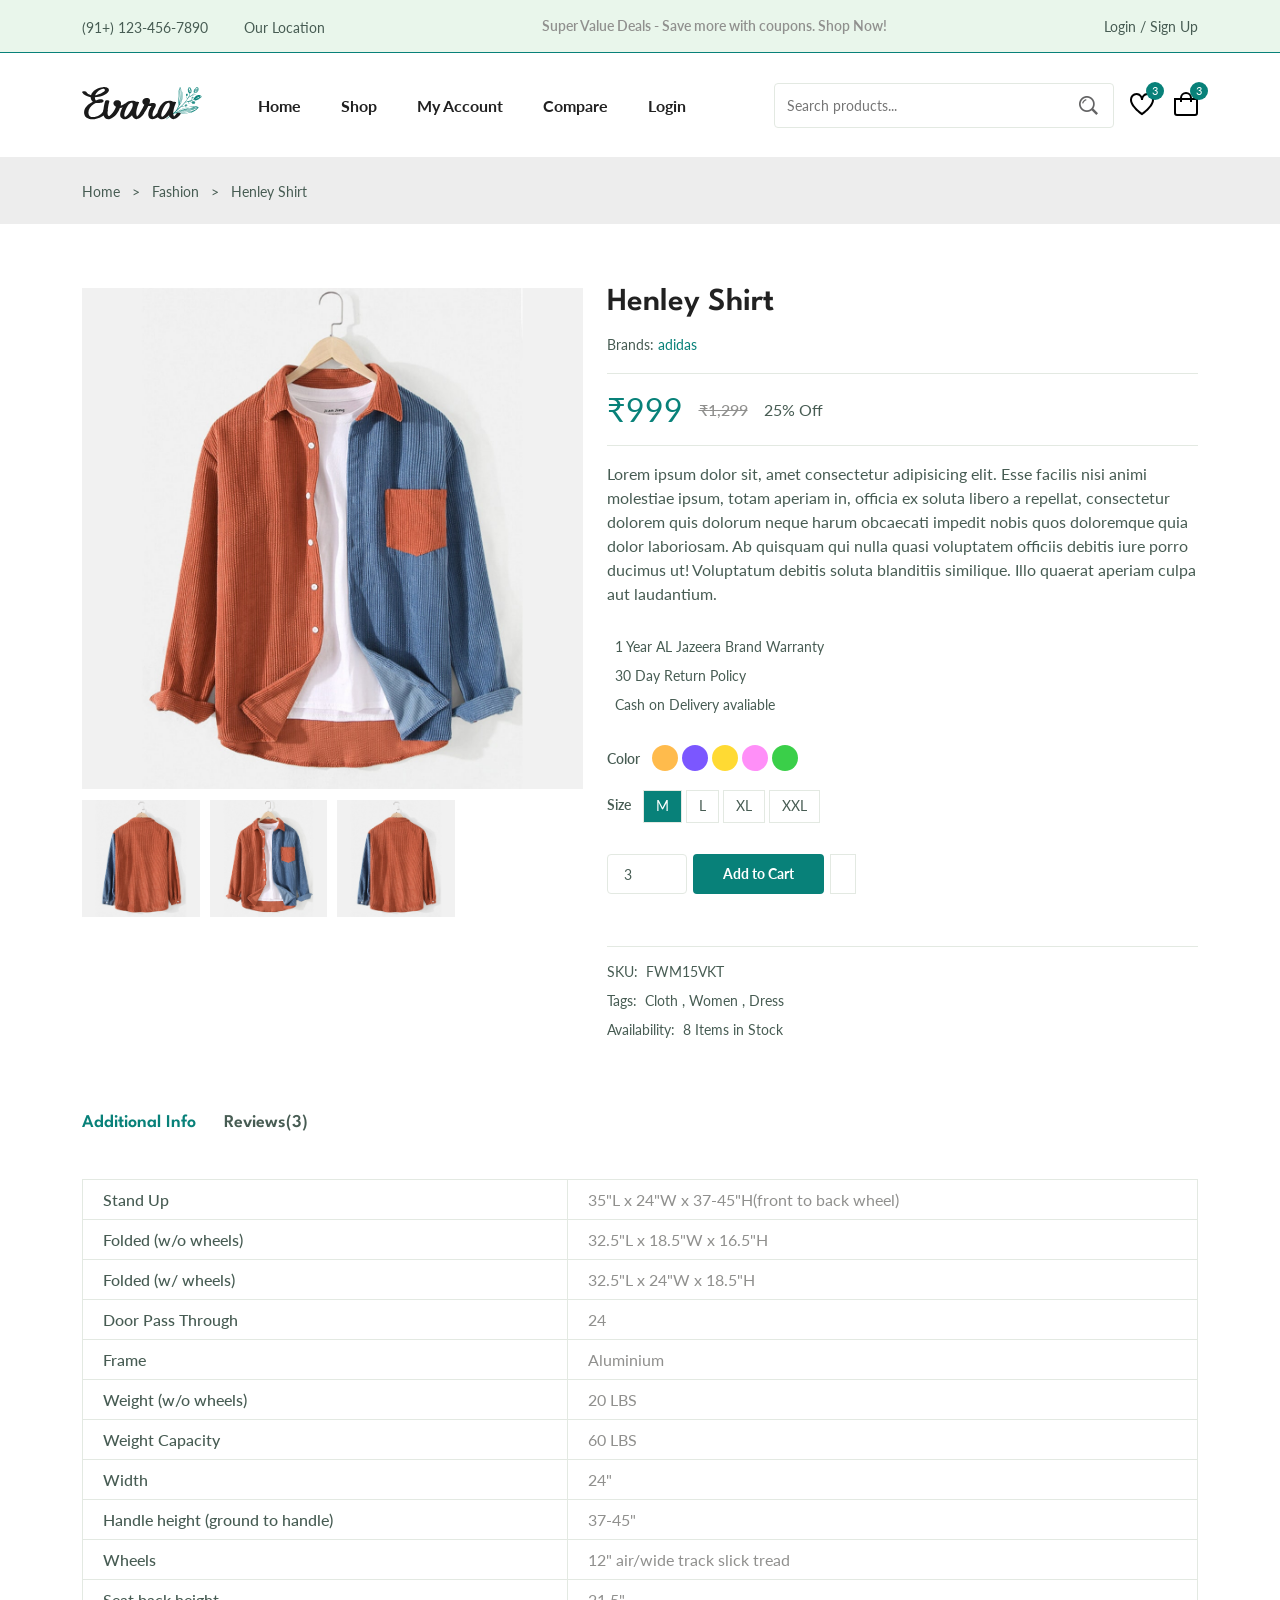
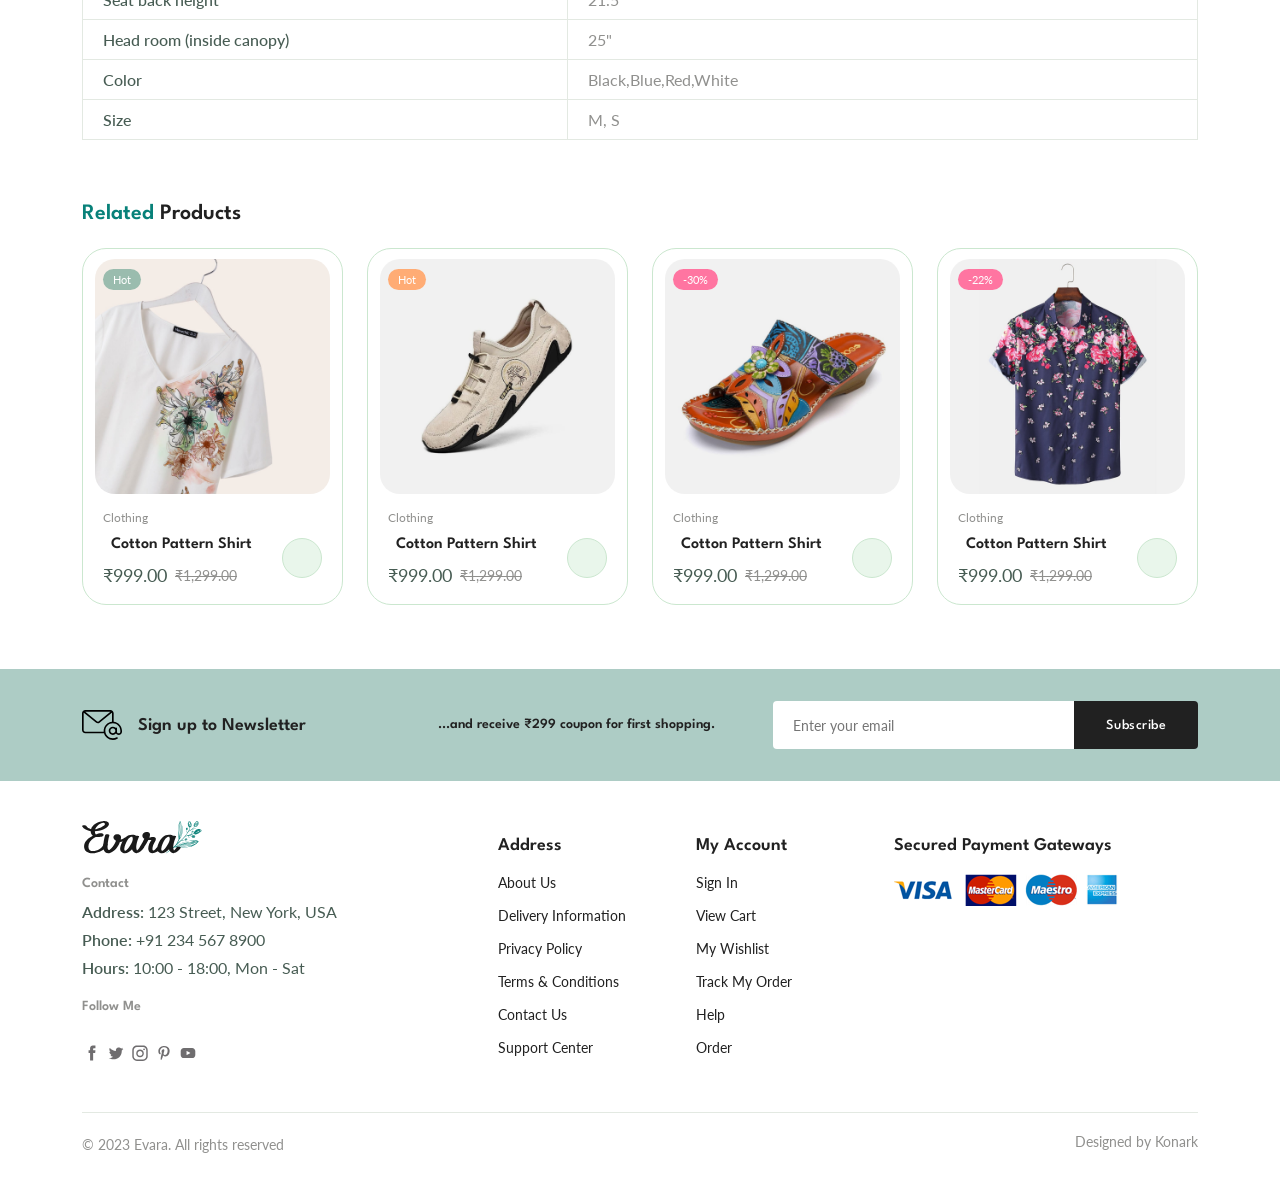
<file: details.html>
<!DOCTYPE html>
<html lang="en">
  <head>
    <meta charset="UTF-8" />
    <meta name="viewport" content="width=device-width, initial-scale=1.0" />

    <!--=============== FLATICON ===============-->
    <link rel='stylesheet' href='https://cdn-uicons.flaticon.com/uicons-regular-straight/css/uicons-regular-straight.css'>

    <!--=============== SWIPER CSS ===============-->
    <link rel="stylesheet" href="https://cdn.jsdelivr.net/npm/swiper@11/swiper-bundle.min.css" />

    <!--=============== CSS ===============-->
    <link rel="stylesheet" href="assets/css/styles.css" />

    <title>Ecommerce Website</title>
  </head>
  <body>
    <!--=============== HEADER ===============-->
    <header class="header">
      <div class="header__top">
        <div class="header__container container">
          <div class="header__contact">
            <span>(91+) 123-456-7890</span>
            <span>Our Location</span>
          </div>
          <p class="header__alert-news">
            Super Value Deals - Save more with coupons. Shop Now!
          </p>
          <a href="login-register.html" class="header__top-action">
            Login / Sign Up
          </a>
        </div>
      </div>
      <nav class="nav container">
        <a href="index.html" class="nav__logo">
          <img src="assets/img/logo.svg" alt="" class="nav__logo-img">
        </a>
        <div class="nav__menu" id="nav-menu">
          <ul class="nav__list">
            <li class="nav__item">
              <a href="index.html" class="nav__link">Home</a>
            </li>

            <li class="nav__item">
              <a href="shop.html" class="nav__link">Shop</a>
            </li>

            <li class="nav__item">
              <a href="accounts.html" class="nav__link">My Account</a>
            </li>

            <li class="nav__item">
              <a href="compare.html" class="nav__link">Compare</a>
            </li>

            <li class="nav__item">
              <a href="login-register.html" class="nav__link">Login</a>
            </li>
          </ul>
          <div class="header__search">
            <input type="text" class="form__input" placeholder="Search products..."/>
            <button class="search__btn">
              <img src="assets/img/search.png">
            </button>
          </div>
        </div>
        <div class="header__user-action">
          <a href="wishlist.html" class="header__action-btn">
            <img src="assets/img/icon-heart.svg" alt="">
            <span class="count">3</span>
          </a>

          <a href="cart.html" class="header__action-btn">
            <img src="assets/img/icon-cart.svg" alt="">
            <span class="count">3</span>
          </a>
    
        </div>
      </nav>
    </header>

    <!--=============== MAIN ===============-->
    <main class="main">
      <!--=============== BREADCRUMB ===============-->
      <section class="breadcrumb">
        <ul class="breadcrumb__list flex container">
          <li>
            <a href="index.html" class="breadcrumb__link">Home</a>
          </li>
          <li><span class="breadcrumb__link">></span></li>
          <li><span class="breadcrumb__link">Fashion</span></li>
          <li><span class="breadcrumb__link">></span></li>
          <li><span class="breadcrumb__link">Henley Shirt</span></li>
        </ul>
      </section>

      <!--=============== DETAILS ===============-->
      <section class="details section--lg">
        <div class="details__container container grid">
          <div class="details__group">
            <img src="assets/img/product-8-1.jpg" alt="" class="details__img">

            <div class="details__small-images grid">
              <img src="assets/img/product-8-2.jpg" alt="" class="details__small-img">

              <img src="assets/img/product-8-1.jpg" alt="" class="details__small-img">

              <img src="assets/img/product-8-2.jpg" alt="" class="details__small-img">
            </div>
          </div>

          <div class="details__group">
            <h3 class="details__title">Henley Shirt</h3>
            <p class="details__brand">Brands: <span>adidas</span></p>

            <div class="details__price flex">
              <span class="new__price">&#8377;999</span>
              <span class="old__price">&#8377;1,299</span>
              <span class="save__price">25% Off</span>
            </div>

            <p class="short__description">Lorem ipsum dolor sit, amet consectetur adipisicing elit. Esse facilis nisi animi molestiae ipsum, totam aperiam in, officia ex soluta libero a repellat, consectetur dolorem quis dolorum neque harum obcaecati impedit nobis quos doloremque quia dolor laboriosam. Ab quisquam qui nulla quasi voluptatem officiis debitis iure porro ducimus ut! Voluptatum debitis soluta blanditiis similique. Illo quaerat aperiam culpa aut laudantium. </p>

          <ul class="product__list">
            <li class="list__item flex">
              <i class="fi-rs-crown"></i> 1 Year AL Jazeera Brand Warranty
            </li>

            <li class="list__item flex">
              <i class="fi-rs-refresh"></i> 30 Day Return Policy
            </li>

            <li class="list__item flex">
              <i class="fi-rs-credit-card"></i> Cash on Delivery avaliable
            </li>
          </ul>

          <div class="details__color flex">
            <span class="details__color-title">Color</span>

            <ul class="color__list">
              <li>
                <a href="#" class="color__link" style="background-color: hsl(37, 100%, 65%)"></a>
              </li>

              <li>
                <a href="#" class="color__link" style="background-color: hsl(253, 100%, 67%)"></a>
              </li>

              <li>
                <a href="#" class="color__link" style="background-color: hsl(49, 100%, 60%)"></a>
              </li>

              <li>
                <a href="#" class="color__link" style="background-color: hsl(304, 100%, 78%)"></a>
              </li>

              <li>
                <a href="#" class="color__link" style="background-color: hsl(126, 61%, 52%)"></a>
              </li>
            </ul>
          </div>

          <div class="details__size flex">
            <span class="details__size-title">Size</span>

            <ul class="size__list">
              <li>
                <a href="#" class="size__link size-active">M</a>
              </li>

              <li>
                <a href="#" class="size__link">L</a>
              </li>

              <li>
                <a href="#" class="size__link">XL</a>
              </li>

              <li>
                <a href="#" class="size__link">XXL</a>
              </li>
            </ul>
          </div>

          <div class="details__action">
            <input type="number" class="quantity" value="3"/>

            <a  href="#" class="btn btn--sm">Add to Cart</a>

            <a href="#" class="details__action-btn">
              <i class="fi fi-rs-heart"></i>
            </a>
          </div>

          <ul class="details__meta">
            <li class="meta__list flex"><span>SKU:</span> FWM15VKT</li>
            <li class="meta__list flex"><span>Tags:</span> Cloth , Women , Dress</li>
            <li class="meta__list flex"><span>Availability:</span>8 Items in Stock </li>
          </ul>
          </div>
        </div>
      </section>

      <!--=============== DETAILS TAB ===============-->
      <section class="details__tab container">
        <div class="detail__tabs">
          <span class="detail__tab active-tab" data-target="#info">
            Additional Info
          </span>
          <span class="detail__tab" data-target="#reviews">Reviews(3)</span>
        </div>

        <div class="details__tabs-content">
          <div class="details__tab-content active-tab" content id="info">
            <table class="info__table">
              <tr>
                <th>Stand Up</th>
                <td>35"L x 24"W x 37-45"H(front to back wheel)</td>
              </tr>

              <tr>
                <th>Folded (w/o wheels)</th>
                <td>32.5"L x 18.5"W x 16.5"H</td>
              </tr>

              <tr>
                <th>Folded (w/ wheels)</th>
                <td>32.5"L x 24"W x 18.5"H</td>
              </tr>

              <tr>
                <th>Door Pass Through</th>
                <td>24</td>
              </tr>

              <tr>
                <th>Frame</th>
                <td>Aluminium</td>
              </tr>

              <tr>
                <th>Weight (w/o wheels)</th>
                <td>20 LBS</td>
              </tr>

              <tr>
                <th>Weight Capacity</th>
                <td>60 LBS</td>
              </tr>

              <tr>
                <th>Width</th>
                <td>24"</td>
              </tr>

              <tr>
                <th>Handle height (ground to handle)</th>
                <td>37-45"</td>
              </tr>

              <tr>
                <th>Wheels</th>
                <td>12" air/wide track slick tread</td>
              </tr>

              <tr>
                <th>Seat back height</th>
                <td>21.5"</td>
              </tr>

              <tr>
                <th>Head room (inside canopy)</th>
                <td>25"</td>
              </tr>

              <tr>
                <th>Color</th>
                <td>Black,Blue,Red,White</td>
              </tr>

              <tr>
                <th>Size</th>
                <td>M, S</td>
              </tr>
            </table>
          </div>

          <div class="details__tab-content" content id="reviews">
            <div class="reviews__container grid">
              <div class="review__single">
                <div>
                  <img src="assets/img/avatar-1.jpg" alt="" class="review__img">
                  <h4 class="review__title">Jacky Chan</h4>
                </div>

                <div class="review__data">
                  <div class="review__rating">
                    <i class="fi fi-rs-star"></i>
                    <i class="fi fi-rs-star"></i>
                    <i class="fi fi-rs-star"></i>
                    <i class="fi fi-rs-star"></i>
                    <i class="fi fi-rs-star"></i>
                  </div>

                  <p class="review__description">
                    Thank you very fast shipping from Poland only 3days.
                  </p>

                  <span class="review__date">December 4, 2020 at 3:12 pm</span>
                </div>
              </div>

              <div class="review__single">
                <div>
                  <img src="assets/img/avatar-2.jpg" alt="" class="review__img">
                  <h4 class="review__title">Monalisa</h4>
                </div>

                <div class="review__data">
                  <div class="review__rating">
                    <i class="fi fi-rs-star"></i>
                    <i class="fi fi-rs-star"></i>
                    <i class="fi fi-rs-star"></i>
                    <i class="fi fi-rs-star"></i>
                    <i class="fi fi-rs-star"></i>
                  </div>

                  <p class="review__description">
                    Great low price and works well.
                  </p>

                  <span class="review__date">December 4, 2020 at 3:12 pm</span>
                </div>
              </div>

              <div class="review__single">
                <div>
                  <img src="assets/img/avatar-3.jpg" alt="" class="review__img">
                  <h4 class="review__title">Tom Cruise</h4>
                </div>

                <div class="review__data">
                  <div class="review__rating">
                    <i class="fi fi-rs-star"></i>
                    <i class="fi fi-rs-star"></i>
                    <i class="fi fi-rs-star"></i>
                    <i class="fi fi-rs-star"></i>
                    <i class="fi fi-rs-star"></i>
                  </div>

                  <p class="review__description">
                    Authentic and Beautiful, Love these way more than ever expected . They are great earphones
                  </p>

                  <span class="review__date">December 4, 2020 at 3:12 pm</span>
                </div>
              </div>
            </div>

            <div class="review__form">
              <h4 class="review__form-title">Add a review</h4>

              <div class="rate__product">
                <i class="fi fi-rs-star"></i>
                <i class="fi fi-rs-star"></i>
                <i class="fi fi-rs-star"></i>
                <i class="fi fi-rs-star"></i>
                <i class="fi fi-rs-star"></i>
              </div>

              <form action="" class="form grid">
                <textarea class="form__input textarea" placeholder="Write Comment"></textarea>

                <div class="form__group grid">
                  <input type="text" placeholder="Name" class="form__input"/>

                  <input type="email" placeholder="Email" class="form__input"/>
                </div>

                <div class="form__btn">
                  <button class="btn">Submit Review</button>
                </div>
              </form>
            </div>
          </div>
        </div>
      </section>

      <!--=============== PRODUCTS ===============-->
      <section class="products container section--lg">
        <h3 class="section__title"><span>Related</span> Products</h3>

        <div class="products__container grid">
              <div class="product__item">
                <div class="product__banner">
                  <a href="details.html" class="product__images">
                    <img src="assets/img/product-12-1.jpg" alt="" class="product__img default">

                    <img src="assets/img/product-12-2.jpg" alt="" class="product__img hover">
                  </a>
                  <div class="product__actions">
                    <a href="#" class="action-btn" aria-label="Quick View">
                      <i class="fi fi-rs-eye"></i>
                    </a>

                    <a href="#" class="action-btn" aria-label="Add To Wishlist">
                      <i class="fi fi-rs-heart"></i>
                    </a>

                    <a href="#" class="action-btn" aria-label="Compare">
                      <i class="fi fi-rs-shuffle"></i>
                    </a>
                  </div>

                  <div class="product__badge light-green">Hot</div>
                </div>

                <div class="product__content">
                  <span class="product__category">Clothing</span>
                  <a href="details.html">
                    <h3 class="product__title">Cotton Pattern Shirt</h3>
                  </a>
                  <div class="product__rating">
                    <i class="fi fi-rs-star"></i>
                    <i class="fi fi-rs-star"></i>
                    <i class="fi fi-rs-star"></i>
                    <i class="fi fi-rs-star"></i>
                    <i class="fi fi-rs-star"></i>
                  </div>
                  <div class="product__price flex">
                    <span class="new__price">&#8377;999.00</span>
                    <span class="old__price">&#8377;1,299.00</span>
                  </div>

                  <a href="#" class="action-btn cart__btn" aria-label="Add To Cart">
                      <i class="fi fi-rs-shopping-bag-add"></i>
                    </a>
                </div>
              </div>

              <div class="product__item">
                <div class="product__banner">
                  <a href="details.html" class="product__images">
                    <img src="assets/img/product-3-1.jpg" alt="" class="product__img default">

                    <img src="assets/img/product-3-2.jpg" alt="" class="product__img hover">
                  </a>
                  <div class="product__actions">
                    <a href="#" class="action-btn" aria-label="Quick View">
                      <i class="fi fi-rs-eye"></i>
                    </a>

                    <a href="#" class="action-btn" aria-label="Add To Wishlist">
                      <i class="fi fi-rs-heart"></i>
                    </a>

                    <a href="#" class="action-btn" aria-label="Compare">
                      <i class="fi fi-rs-shuffle"></i>
                    </a>
                  </div>

                  <div class="product__badge light-orange">Hot</div>
                </div>

                <div class="product__content">
                  <span class="product__category">Clothing</span>
                  <a href="details.html">
                    <h3 class="product__title">Cotton Pattern Shirt</h3>
                  </a>
                  <div class="product__rating">
                    <i class="fi fi-rs-star"></i>
                    <i class="fi fi-rs-star"></i>
                    <i class="fi fi-rs-star"></i>
                    <i class="fi fi-rs-star"></i>
                    <i class="fi fi-rs-star"></i>
                  </div>
                  <div class="product__price flex">
                    <span class="new__price">&#8377;999.00</span>
                    <span class="old__price">&#8377;1,299.00</span>
                  </div>

                  <a href="#" class="action-btn cart__btn" aria-label="Add To Cart">
                      <i class="fi fi-rs-shopping-bag-add"></i>
                    </a>
                </div>
              </div>

              <div class="product__item">
                <div class="product__banner">
                  <a href="details.html" class="product__images">
                    <img src="assets/img/product-10-1.jpg" alt="" class="product__img default">

                    <img src="assets/img/product-10-2.jpg" alt="" class="product__img hover">
                  </a>
                  <div class="product__actions">
                    <a href="#" class="action-btn" aria-label="Quick View">
                      <i class="fi fi-rs-eye"></i>
                    </a>

                    <a href="#" class="action-btn" aria-label="Add To Wishlist">
                      <i class="fi fi-rs-heart"></i>
                    </a>

                    <a href="#" class="action-btn" aria-label="Compare">
                      <i class="fi fi-rs-shuffle"></i>
                    </a>
                  </div>

                  <div class="product__badge light-pink">-30%</div>
                </div>

                <div class="product__content">
                  <span class="product__category">Clothing</span>
                  <a href="details.html">
                    <h3 class="product__title">Cotton Pattern Shirt</h3>
                  </a>
                  <div class="product__rating">
                    <i class="fi fi-rs-star"></i>
                    <i class="fi fi-rs-star"></i>
                    <i class="fi fi-rs-star"></i>
                    <i class="fi fi-rs-star"></i>
                    <i class="fi fi-rs-star"></i>
                  </div>
                  <div class="product__price flex">
                    <span class="new__price">&#8377;999.00</span>
                    <span class="old__price">&#8377;1,299.00</span>
                  </div>

                  <a href="#" class="action-btn cart__btn" aria-label="Add To Cart">
                      <i class="fi fi-rs-shopping-bag-add"></i>
                    </a>
                </div>
              </div>

              <div class="product__item">
                <div class="product__banner">
                  <a href="details.html" class="product__images">
                    <img src="assets/img/product-6-1.jpg" alt="" class="product__img default">

                    <img src="assets/img/product-6-2.jpg" alt="" class="product__img hover">
                  </a>
                  <div class="product__actions">
                    <a href="#" class="action-btn" aria-label="Quick View">
                      <i class="fi fi-rs-eye"></i>
                    </a>

                    <a href="#" class="action-btn" aria-label="Add To Wishlist">
                      <i class="fi fi-rs-heart"></i>
                    </a>

                    <a href="#" class="action-btn" aria-label="Compare">
                      <i class="fi fi-rs-shuffle"></i>
                    </a>
                  </div>

                  <div class="product__badge light-pink">-22%</div>
                </div>

                <div class="product__content">
                  <span class="product__category">Clothing</span>
                  <a href="details.html">
                    <h3 class="product__title">Cotton Pattern Shirt</h3>
                  </a>
                  <div class="product__rating">
                    <i class="fi fi-rs-star"></i>
                    <i class="fi fi-rs-star"></i>
                    <i class="fi fi-rs-star"></i>
                    <i class="fi fi-rs-star"></i>
                    <i class="fi fi-rs-star"></i>
                  </div>
                  <div class="product__price flex">
                    <span class="new__price">&#8377;999.00</span>
                    <span class="old__price">&#8377;1,299.00</span>
                  </div>

                  <a href="#" class="action-btn cart__btn" aria-label="Add To Cart">
                      <i class="fi fi-rs-shopping-bag-add"></i>
                    </a>
                </div>
              </div>
            </div>
      </section>

      <!--=============== NEWSLETTER ===============-->
      <section class="newsletter section">
        <div class="newsletter__container container grid">
          <h3 class="newsletter__title flex">
            <img src="assets/img/icon-email.svg" class="newsletter__icon">
            Sign up to Newsletter
          </h3>

          <p class="newsletter__description">
            ...and receive &#8377;299 coupon for first shopping.
          </p>

          <form action="" class="newsletter__form">
            <input type="text" placeholder="Enter your email" class="newsletter__input">
            <button type="submit" class="newsletter__btn">Subscribe</button>
          </form>
        </div>
      </section>
    </main>

    <!--=============== FOOTER ===============-->
    <footer class="footer container">
      <div class="footer__container grid">
        <div class="footer__content">
          <a href="index.html" class="footer__logo">
            <img src="assets/img/logo.svg" alt="" class="footer__logo-img">
          </a>

          <h4 class="footer__subtitle">Contact</h4>
          <p class="footer__description">
            <span>Address:</span> 123 Street, New York, USA
          </p>

          <p class="footer__description">
            <span>Phone:</span> +91 234 567 8900
          </p>

          <p class="footer__description">
            <span>Hours:</span> 10:00 - 18:00, Mon - Sat
          </p>

          <div class="footer__social">
            <h4 class="footer__subtitle">Follow Me</h4>

            <div class="footer__social-links flex">
              <a href="">
                <img src="assets/img/icon-facebook.svg" class="footer__social-icon">
              </a>

              <a href="">
                <img src="assets/img/icon-twitter.svg" class="footer__social-icon">
              </a>

              <a href="">
                <img src="assets/img/icon-instagram.svg" class="footer__social-icon">
              </a>

              <a href="">
                <img src="assets/img/icon-pinterest.svg" class="footer__social-icon">
              </a>

              <a href="">
                <img src="assets/img/icon-youtube.svg" class="footer__social-icon">
              </a>
            </div>
          </div>
        </div>

        <div class="footer__content">
          <h3 class="footer__title">Address</h3>

          <ul class="footer__links">
            <li><a href="" class="footer__link">About Us</a></li>
            <li><a href="" class="footer__link">Delivery Information</a></li>
            <li><a href="" class="footer__link">Privacy Policy</a></li>
            <li><a href="" class="footer__link">Terms & Conditions</a></li>
            <li><a href="" class="footer__link">Contact Us</a></li>
            <li><a href="" class="footer__link">Support Center</a></li>
          </ul>
        </div>

        <div class="footer__content">
          <h3 class="footer__title">My Account</h3>

          <ul class="footer__links">
            <li><a href="" class="footer__link">Sign In</a></li>
            <li><a href="" class="footer__link">View Cart</a></li>
            <li><a href="" class="footer__link">My Wishlist</a></li>
            <li><a href="" class="footer__link">Track My Order</a></li>
            <li><a href="" class="footer__link">Help</a></li>
            <li><a href="" class="footer__link">Order</a></li>
          </ul>
        </div>

        <div class="footer__content">
          <h3 class="footer__title">Secured Payment Gateways</h3>

          <img src="assets/img/payment-method.png" alt="" class="payment__img">
        </div>
      </div>

      <div class="footer__bottom">
        <p class="copyright">&copy; 2023 Evara. All rights reserved</p>
        <span class="designer">Designed by Konark</span>
      </div>
    </footer>

    <!--=============== SWIPER JS ===============-->
    <script src="https://cdn.jsdelivr.net/npm/swiper@11/swiper-bundle.min.js"></script>

    <!--=============== MAIN JS ===============-->
    <script src="assets/js/main.js"></script>
  </body>
</html>
</file>
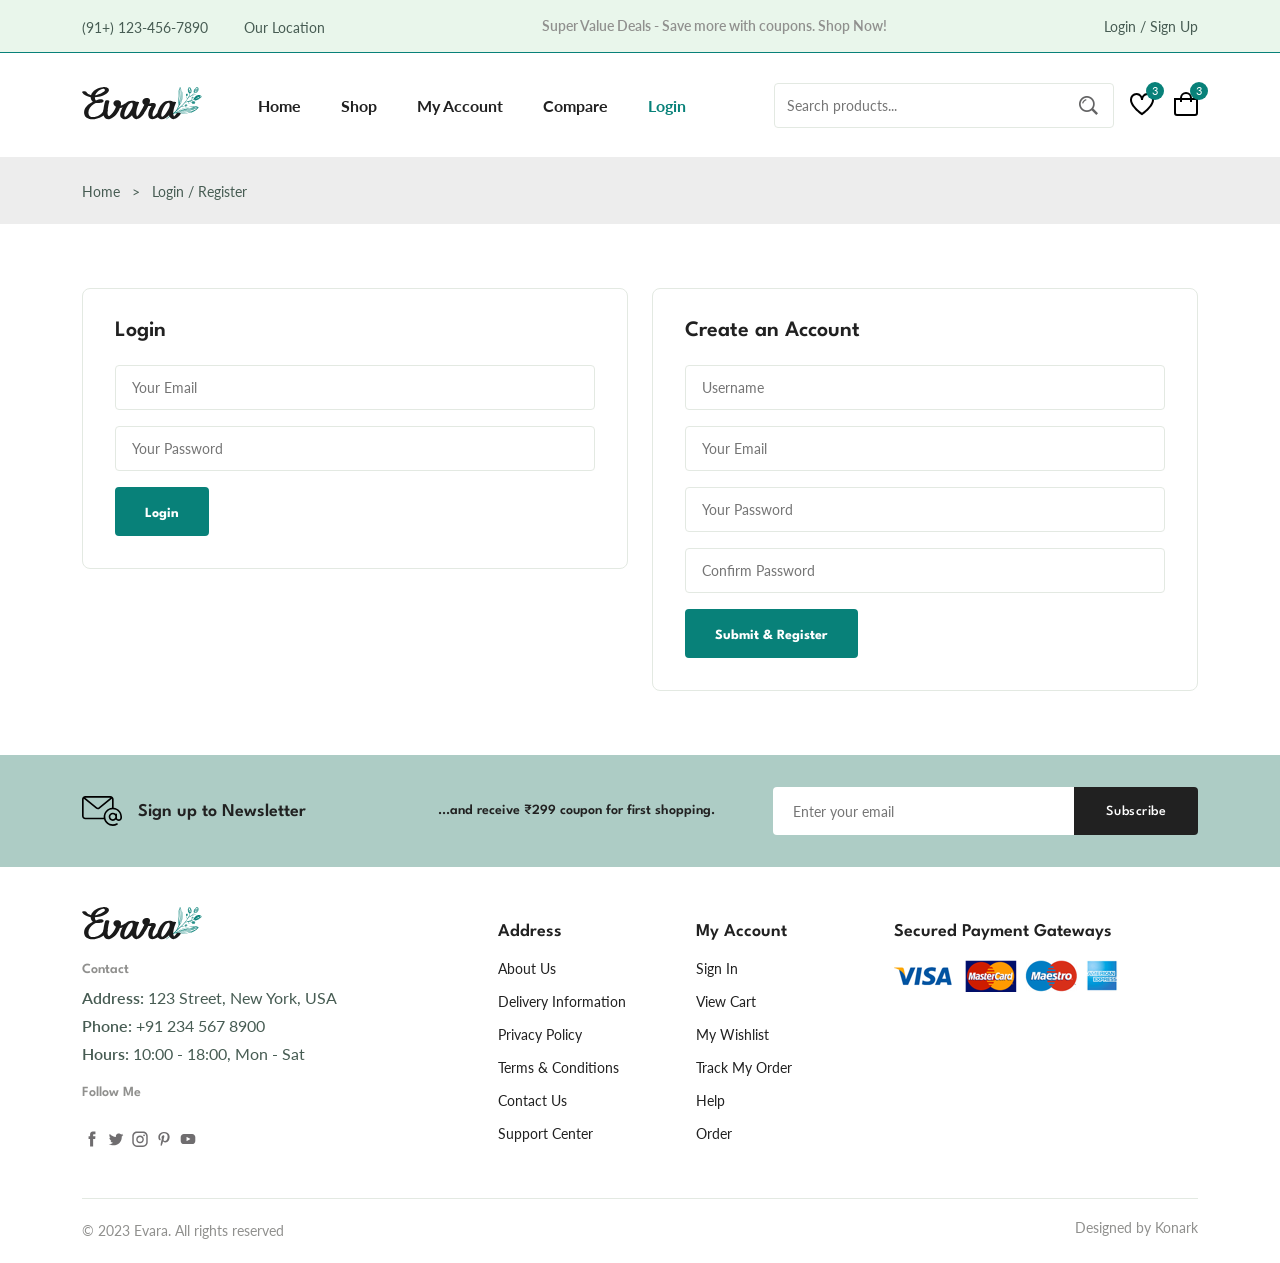
<file: login-register.html>
<!DOCTYPE html>
<html lang="en">
  <head>
    <meta charset="UTF-8" />
    <meta name="viewport" content="width=device-width, initial-scale=1.0" />

    <!--=============== FLATICON ===============-->
    <link rel='stylesheet' href='https://cdn-uicons.flaticon.com/uicons-regular-straight/css/uicons-regular-straight.css'>

    <!--=============== SWIPER CSS ===============-->
    <link rel="stylesheet" href="https://cdn.jsdelivr.net/npm/swiper@11/swiper-bundle.min.css" />

    <!--=============== CSS ===============-->
    <link rel="stylesheet" href="assets/css/styles.css" />

    <title>Ecommerce Website</title>
  </head>
  <body>
    <!--=============== HEADER ===============-->
    <header class="header">
      <div class="header__top">
        <div class="header__container container">
          <div class="header__contact">
            <span>(91+) 123-456-7890</span>
            <span>Our Location</span>
          </div>
          <p class="header__alert-news">
            Super Value Deals - Save more with coupons. Shop Now!
          </p>
          <a href="login-register.html" class="header__top-action">
            Login / Sign Up
          </a>
        </div>
      </div>
      <nav class="nav container">
        <a href="index.html" class="nav__logo">
          <img src="assets/img/logo.svg" alt="" class="nav__logo-img">
        </a>
        <div class="nav__menu" id="nav-menu">
          <ul class="nav__list">
            <li class="nav__item">
              <a href="index.html" class="nav__link">Home</a>
            </li>

            <li class="nav__item">
              <a href="shop.html" class="nav__link">Shop</a>
            </li>

            <li class="nav__item">
              <a href="accounts.html" class="nav__link">My Account</a>
            </li>

            <li class="nav__item">
              <a href="compare.html" class="nav__link">Compare</a>
            </li>

            <li class="nav__item">
              <a href="login-register.html" class="nav__link active-link">Login</a>
            </li>
          </ul>
          <div class="header__search">
            <input type="text" class="form__input" placeholder="Search products..."/>
            <button class="search__btn">
              <img src="assets/img/search.png">
            </button>
          </div>
        </div>
        <div class="header__user-action">
          <a href="wishlist.html" class="header__action-btn">
            <img src="assets/img/icon-heart.svg" alt="">
            <span class="count">3</span>
          </a>

          <a href="cart.html" class="header__action-btn">
            <img src="assets/img/icon-cart.svg" alt="">
            <span class="count">3</span>
          </a>
    
        </div>
      </nav>
    </header>

    <!--=============== MAIN ===============-->
    <main class="main">
      <!--=============== BREADCRUMB ===============-->
      <section class="breadcrumb">
        <ul class="breadcrumb__list flex container">
          <li>
            <a href="index.html" class="breadcrumb__link">Home</a>
          </li>
          <li><span class="breadcrumb__link">></span></li>
          <li><span class="breadcrumb__link">Login / Register</span></li>
        </ul>
      </section>

      <!--=============== LOGIN-REGISTER ===============-->
      <section class="login-register section--lg">
        <div class="login-register__container container grid">
          <div class="login">
            <h3 class="section__title">Login</h3>

            <form action="" class="form grid">
              <input type="email" placeholder="Your Email" class="form__input"/>

              <input type="password" placeholder="Your Password" class="form__input"/>

              <div class="form__btn">
                <button class="btn">Login</button>
              </div>
            </form>
          </div>

          <div class="register">
            <h3 class="section__title">Create an Account</h3>

            <form action="" class="form grid">
              <input type="text" placeholder="Username" class="form__input"/>

              <input type="email" placeholder="Your Email" class="form__input"/>

              <input type="password" placeholder="Your Password" class="form__input"/>

              <input type="password" placeholder="Confirm Password" class="form__input"/>

              <div class="form__btn">
                <button class="btn">Submit & Register</button>
              </div>
            </form>
          </div>
        </div>
      </section>

      <!--=============== NEWSLETTER ===============-->
      <section class="newsletter section">
        <div class="newsletter__container container grid">
          <h3 class="newsletter__title flex">
            <img src="assets/img/icon-email.svg" class="newsletter__icon">
            Sign up to Newsletter
          </h3>

          <p class="newsletter__description">
            ...and receive &#8377;299 coupon for first shopping.
          </p>

          <form action="" class="newsletter__form">
            <input type="text" placeholder="Enter your email" class="newsletter__input">
            <button type="submit" class="newsletter__btn">Subscribe</button>
          </form>
        </div>
      </section>
    </main>

    <!--=============== FOOTER ===============-->
    <footer class="footer container">
      <div class="footer__container grid">
        <div class="footer__content">
          <a href="index.html" class="footer__logo">
            <img src="assets/img/logo.svg" alt="" class="footer__logo-img">
          </a>

          <h4 class="footer__subtitle">Contact</h4>
          <p class="footer__description">
            <span>Address:</span> 123 Street, New York, USA
          </p>

          <p class="footer__description">
            <span>Phone:</span> +91 234 567 8900
          </p>

          <p class="footer__description">
            <span>Hours:</span> 10:00 - 18:00, Mon - Sat
          </p>

          <div class="footer__social">
            <h4 class="footer__subtitle">Follow Me</h4>

            <div class="footer__social-links flex">
              <a href="">
                <img src="assets/img/icon-facebook.svg" class="footer__social-icon">
              </a>

              <a href="">
                <img src="assets/img/icon-twitter.svg" class="footer__social-icon">
              </a>

              <a href="">
                <img src="assets/img/icon-instagram.svg" class="footer__social-icon">
              </a>

              <a href="">
                <img src="assets/img/icon-pinterest.svg" class="footer__social-icon">
              </a>

              <a href="">
                <img src="assets/img/icon-youtube.svg" class="footer__social-icon">
              </a>
            </div>
          </div>
        </div>

        <div class="footer__content">
          <h3 class="footer__title">Address</h3>

          <ul class="footer__links">
            <li><a href="" class="footer__link">About Us</a></li>
            <li><a href="" class="footer__link">Delivery Information</a></li>
            <li><a href="" class="footer__link">Privacy Policy</a></li>
            <li><a href="" class="footer__link">Terms & Conditions</a></li>
            <li><a href="" class="footer__link">Contact Us</a></li>
            <li><a href="" class="footer__link">Support Center</a></li>
          </ul>
        </div>

        <div class="footer__content">
          <h3 class="footer__title">My Account</h3>

          <ul class="footer__links">
            <li><a href="" class="footer__link">Sign In</a></li>
            <li><a href="" class="footer__link">View Cart</a></li>
            <li><a href="" class="footer__link">My Wishlist</a></li>
            <li><a href="" class="footer__link">Track My Order</a></li>
            <li><a href="" class="footer__link">Help</a></li>
            <li><a href="" class="footer__link">Order</a></li>
          </ul>
        </div>

        <div class="footer__content">
          <h3 class="footer__title">Secured Payment Gateways</h3>

          <img src="assets/img/payment-method.png" alt="" class="payment__img">
        </div>
      </div>

      <div class="footer__bottom">
        <p class="copyright">&copy; 2023 Evara. All rights reserved</p>
        <span class="designer">Designed by Konark</span>
      </div>
    </footer>

    <!--=============== SWIPER JS ===============-->
    <script src="https://cdn.jsdelivr.net/npm/swiper@11/swiper-bundle.min.js"></script>

    <!--=============== MAIN JS ===============-->
    <script src="assets/js/main.js"></script>
  </body>
</html>
</file>
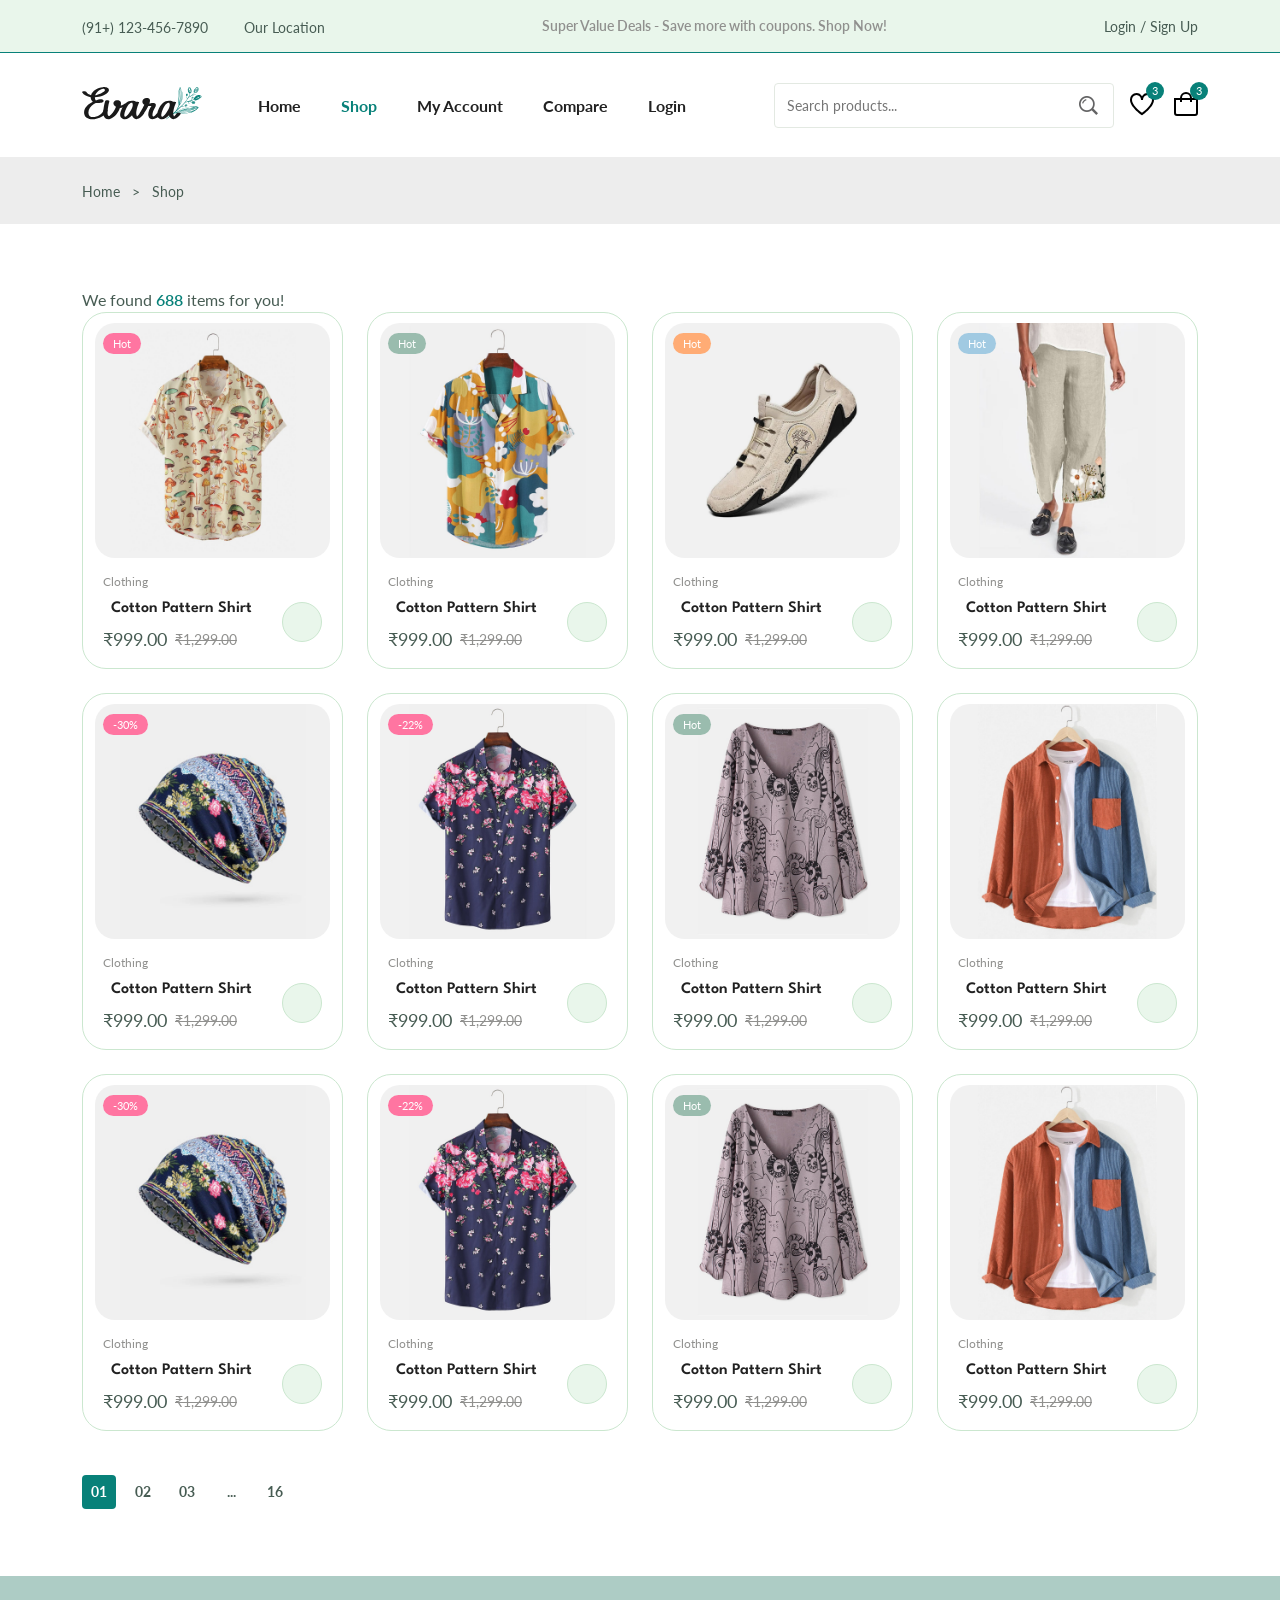
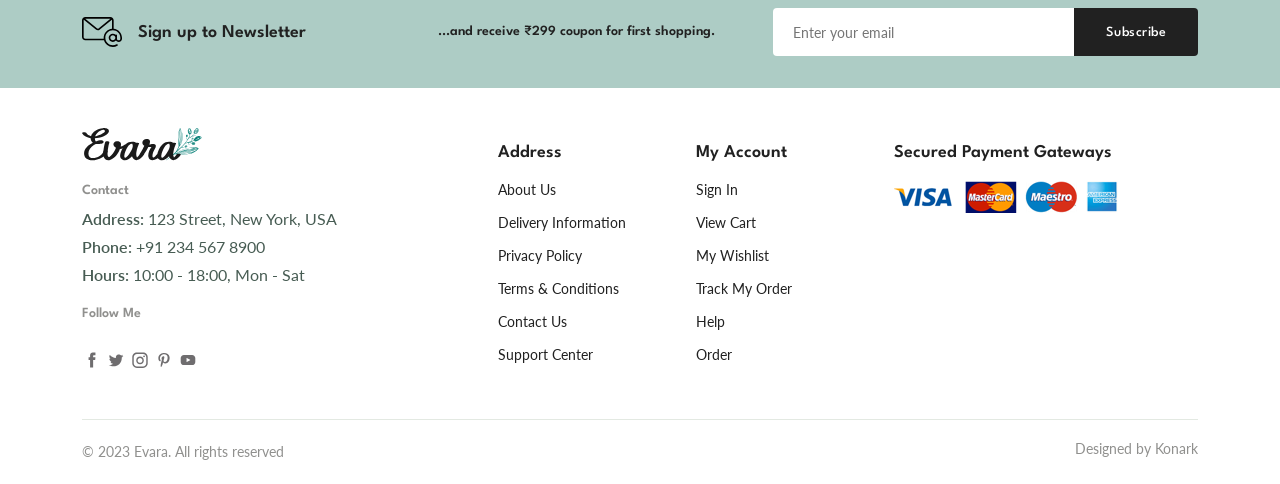
<file: shop.html>
<!DOCTYPE html>
<html lang="en">
  <head>
    <meta charset="UTF-8" />
    <meta name="viewport" content="width=device-width, initial-scale=1.0" />

    <!--=============== FLATICON ===============-->
    <link rel='stylesheet' href='https://cdn-uicons.flaticon.com/uicons-regular-straight/css/uicons-regular-straight.css'>

    <!--=============== SWIPER CSS ===============-->
    <link rel="stylesheet" href="https://cdn.jsdelivr.net/npm/swiper@11/swiper-bundle.min.css" />

    <!--=============== CSS ===============-->
    <link rel="stylesheet" href="assets/css/styles.css" />

    <title>Ecommerce Website</title>
  </head>
  <body>
    <!--=============== HEADER ===============-->
    <header class="header">
      <div class="header__top">
        <div class="header__container container">
          <div class="header__contact">
            <span>(91+) 123-456-7890</span>
            <span>Our Location</span>
          </div>
          <p class="header__alert-news">
            Super Value Deals - Save more with coupons. Shop Now!
          </p>
          <a href="login-register.html" class="header__top-action">
            Login / Sign Up
          </a>
        </div>
      </div>
      <nav class="nav container">
        <a href="index.html" class="nav__logo">
          <img src="assets/img/logo.svg" alt="" class="nav__logo-img">
        </a>
        <div class="nav__menu" id="nav-menu">
          <ul class="nav__list">
            <li class="nav__item">
              <a href="index.html" class="nav__link">Home</a>
            </li>

            <li class="nav__item">
              <a href="shop.html" class="nav__link active-link">Shop</a>
            </li>

            <li class="nav__item">
              <a href="accounts.html" class="nav__link">My Account</a>
            </li>

            <li class="nav__item">
              <a href="compare.html" class="nav__link">Compare</a>
            </li>

            <li class="nav__item">
              <a href="login-register.html" class="nav__link">Login</a>
            </li>
          </ul>
          <div class="header__search">
            <input type="text" class="form__input" placeholder="Search products..."/>
            <button class="search__btn">
              <img src="assets/img/search.png">
            </button>
          </div>
        </div>
        <div class="header__user-action">
          <a href="wishlist.html" class="header__action-btn">
            <img src="assets/img/icon-heart.svg" alt="">
            <span class="count">3</span>
          </a>

          <a href="cart.html" class="header__action-btn">
            <img src="assets/img/icon-cart.svg" alt="">
            <span class="count">3</span>
          </a>
    
        </div>
      </nav>
    </header>

    <!--=============== MAIN ===============-->
    <main class="main">
      <!--=============== BREADCRUMB ===============-->
      <section class="breadcrumb">
        <ul class="breadcrumb__list flex container">
          <li>
            <a href="index.html" class="breadcrumb__link">Home</a>
          </li>
          <li><span class="breadcrumb__link">></span></li>
          <li><span class="breadcrumb__link">Shop</span></li>
        </ul>
      </section>

      <!--=============== PRODUCTS ===============-->
      <section class="products section--lg container">
        <p class="total__products">We found <span>688</span> items for you!</p>

        <div class="products__container grid">
              <div class="product__item">
                <div class="product__banner">
                  <a href="details.html" class="product__images">
                    <img src="assets/img/product-1-1.jpg" alt="" class="product__img default">

                    <img src="assets/img/product-1-2.jpg" alt="" class="product__img hover">
                  </a>
                  <div class="product__actions">
                    <a href="#" class="action-btn" aria-label="Quick View">
                      <i class="fi fi-rs-eye"></i>
                    </a>

                    <a href="#" class="action-btn" aria-label="Add To Wishlist">
                      <i class="fi fi-rs-heart"></i>
                    </a>

                    <a href="#" class="action-btn" aria-label="Compare">
                      <i class="fi fi-rs-shuffle"></i>
                    </a>
                  </div>

                  <div class="product__badge light-pink">Hot</div>
                </div>

                <div class="product__content">
                  <span class="product__category">Clothing</span>
                  <a href="details.html">
                    <h3 class="product__title">Cotton Pattern Shirt</h3>
                  </a>
                  <div class="product__rating">
                    <i class="fi fi-rs-star"></i>
                    <i class="fi fi-rs-star"></i>
                    <i class="fi fi-rs-star"></i>
                    <i class="fi fi-rs-star"></i>
                    <i class="fi fi-rs-star"></i>
                  </div>
                  <div class="product__price flex">
                    <span class="new__price">&#8377;999.00</span>
                    <span class="old__price">&#8377;1,299.00</span>
                  </div>

                  <a href="#" class="action-btn cart__btn" aria-label="Add To Cart">
                      <i class="fi fi-rs-shopping-bag-add"></i>
                    </a>
                </div>
              </div>

              <div class="product__item">
                <div class="product__banner">
                  <a href="details.html" class="product__images">
                    <img src="assets/img/product-2-1.jpg" alt="" class="product__img default">

                    <img src="assets/img/product-2-2.jpg" alt="" class="product__img hover">
                  </a>
                  <div class="product__actions">
                    <a href="#" class="action-btn" aria-label="Quick View">
                      <i class="fi fi-rs-eye"></i>
                    </a>

                    <a href="#" class="action-btn" aria-label="Add To Wishlist">
                      <i class="fi fi-rs-heart"></i>
                    </a>

                    <a href="#" class="action-btn" aria-label="Compare">
                      <i class="fi fi-rs-shuffle"></i>
                    </a>
                  </div>

                  <div class="product__badge light-green">Hot</div>
                </div>

                <div class="product__content">
                  <span class="product__category">Clothing</span>
                  <a href="details.html">
                    <h3 class="product__title">Cotton Pattern Shirt</h3>
                  </a>
                  <div class="product__rating">
                    <i class="fi fi-rs-star"></i>
                    <i class="fi fi-rs-star"></i>
                    <i class="fi fi-rs-star"></i>
                    <i class="fi fi-rs-star"></i>
                    <i class="fi fi-rs-star"></i>
                  </div>
                  <div class="product__price flex">
                    <span class="new__price">&#8377;999.00</span>
                    <span class="old__price">&#8377;1,299.00</span>
                  </div>

                  <a href="#" class="action-btn cart__btn" aria-label="Add To Cart">
                      <i class="fi fi-rs-shopping-bag-add"></i>
                    </a>
                </div>
              </div>

              <div class="product__item">
                <div class="product__banner">
                  <a href="details.html" class="product__images">
                    <img src="assets/img/product-3-1.jpg" alt="" class="product__img default">

                    <img src="assets/img/product-3-2.jpg" alt="" class="product__img hover">
                  </a>
                  <div class="product__actions">
                    <a href="#" class="action-btn" aria-label="Quick View">
                      <i class="fi fi-rs-eye"></i>
                    </a>

                    <a href="#" class="action-btn" aria-label="Add To Wishlist">
                      <i class="fi fi-rs-heart"></i>
                    </a>

                    <a href="#" class="action-btn" aria-label="Compare">
                      <i class="fi fi-rs-shuffle"></i>
                    </a>
                  </div>

                  <div class="product__badge light-orange">Hot</div>
                </div>

                <div class="product__content">
                  <span class="product__category">Clothing</span>
                  <a href="details.html">
                    <h3 class="product__title">Cotton Pattern Shirt</h3>
                  </a>
                  <div class="product__rating">
                    <i class="fi fi-rs-star"></i>
                    <i class="fi fi-rs-star"></i>
                    <i class="fi fi-rs-star"></i>
                    <i class="fi fi-rs-star"></i>
                    <i class="fi fi-rs-star"></i>
                  </div>
                  <div class="product__price flex">
                    <span class="new__price">&#8377;999.00</span>
                    <span class="old__price">&#8377;1,299.00</span>
                  </div>

                  <a href="#" class="action-btn cart__btn" aria-label="Add To Cart">
                      <i class="fi fi-rs-shopping-bag-add"></i>
                    </a>
                </div>
              </div>

              <div class="product__item">
                <div class="product__banner">
                  <a href="details.html" class="product__images">
                    <img src="assets/img/product-4-1.jpg" alt="" class="product__img default">

                    <img src="assets/img/product-4-2.jpg" alt="" class="product__img hover">
                  </a>
                  <div class="product__actions">
                    <a href="#" class="action-btn" aria-label="Quick View">
                      <i class="fi fi-rs-eye"></i>
                    </a>

                    <a href="#" class="action-btn" aria-label="Add To Wishlist">
                      <i class="fi fi-rs-heart"></i>
                    </a>

                    <a href="#" class="action-btn" aria-label="Compare">
                      <i class="fi fi-rs-shuffle"></i>
                    </a>
                  </div>

                  <div class="product__badge light-blue">Hot</div>
                </div>

                <div class="product__content">
                  <span class="product__category">Clothing</span>
                  <a href="details.html">
                    <h3 class="product__title">Cotton Pattern Shirt</h3>
                  </a>
                  <div class="product__rating">
                    <i class="fi fi-rs-star"></i>
                    <i class="fi fi-rs-star"></i>
                    <i class="fi fi-rs-star"></i>
                    <i class="fi fi-rs-star"></i>
                    <i class="fi fi-rs-star"></i>
                  </div>
                  <div class="product__price flex">
                    <span class="new__price">&#8377;999.00</span>
                    <span class="old__price">&#8377;1,299.00</span>
                  </div>

                  <a href="#" class="action-btn cart__btn" aria-label="Add To Cart">
                      <i class="fi fi-rs-shopping-bag-add"></i>
                    </a>
                </div>
              </div>

              <div class="product__item">
                <div class="product__banner">
                  <a href="details.html" class="product__images">
                    <img src="assets/img/product-5-1.jpg" alt="" class="product__img default">

                    <img src="assets/img/product-5-2.jpg" alt="" class="product__img hover">
                  </a>
                  <div class="product__actions">
                    <a href="#" class="action-btn" aria-label="Quick View">
                      <i class="fi fi-rs-eye"></i>
                    </a>

                    <a href="#" class="action-btn" aria-label="Add To Wishlist">
                      <i class="fi fi-rs-heart"></i>
                    </a>

                    <a href="#" class="action-btn" aria-label="Compare">
                      <i class="fi fi-rs-shuffle"></i>
                    </a>
                  </div>

                  <div class="product__badge light-pink">-30%</div>
                </div>

                <div class="product__content">
                  <span class="product__category">Clothing</span>
                  <a href="details.html">
                    <h3 class="product__title">Cotton Pattern Shirt</h3>
                  </a>
                  <div class="product__rating">
                    <i class="fi fi-rs-star"></i>
                    <i class="fi fi-rs-star"></i>
                    <i class="fi fi-rs-star"></i>
                    <i class="fi fi-rs-star"></i>
                    <i class="fi fi-rs-star"></i>
                  </div>
                  <div class="product__price flex">
                    <span class="new__price">&#8377;999.00</span>
                    <span class="old__price">&#8377;1,299.00</span>
                  </div>

                  <a href="#" class="action-btn cart__btn" aria-label="Add To Cart">
                      <i class="fi fi-rs-shopping-bag-add"></i>
                    </a>
                </div>
              </div>

              <div class="product__item">
                <div class="product__banner">
                  <a href="details.html" class="product__images">
                    <img src="assets/img/product-6-1.jpg" alt="" class="product__img default">

                    <img src="assets/img/product-6-2.jpg" alt="" class="product__img hover">
                  </a>
                  <div class="product__actions">
                    <a href="#" class="action-btn" aria-label="Quick View">
                      <i class="fi fi-rs-eye"></i>
                    </a>

                    <a href="#" class="action-btn" aria-label="Add To Wishlist">
                      <i class="fi fi-rs-heart"></i>
                    </a>

                    <a href="#" class="action-btn" aria-label="Compare">
                      <i class="fi fi-rs-shuffle"></i>
                    </a>
                  </div>

                  <div class="product__badge light-pink">-22%</div>
                </div>

                <div class="product__content">
                  <span class="product__category">Clothing</span>
                  <a href="details.html">
                    <h3 class="product__title">Cotton Pattern Shirt</h3>
                  </a>
                  <div class="product__rating">
                    <i class="fi fi-rs-star"></i>
                    <i class="fi fi-rs-star"></i>
                    <i class="fi fi-rs-star"></i>
                    <i class="fi fi-rs-star"></i>
                    <i class="fi fi-rs-star"></i>
                  </div>
                  <div class="product__price flex">
                    <span class="new__price">&#8377;999.00</span>
                    <span class="old__price">&#8377;1,299.00</span>
                  </div>

                  <a href="#" class="action-btn cart__btn" aria-label="Add To Cart">
                      <i class="fi fi-rs-shopping-bag-add"></i>
                    </a>
                </div>
              </div>

              <div class="product__item">
                <div class="product__banner">
                  <a href="details.html" class="product__images">
                    <img src="assets/img/product-7-1.jpg" alt="" class="product__img default">

                    <img src="assets/img/product-7-2.jpg" alt="" class="product__img hover">
                  </a>
                  <div class="product__actions">
                    <a href="#" class="action-btn" aria-label="Quick View">
                      <i class="fi fi-rs-eye"></i>
                    </a>

                    <a href="#" class="action-btn" aria-label="Add To Wishlist">
                      <i class="fi fi-rs-heart"></i>
                    </a>

                    <a href="#" class="action-btn" aria-label="Compare">
                      <i class="fi fi-rs-shuffle"></i>
                    </a>
                  </div>

                  <div class="product__badge light-green">Hot</div>
                </div>

                <div class="product__content">
                  <span class="product__category">Clothing</span>
                  <a href="details.html">
                    <h3 class="product__title">Cotton Pattern Shirt</h3>
                  </a>
                  <div class="product__rating">
                    <i class="fi fi-rs-star"></i>
                    <i class="fi fi-rs-star"></i>
                    <i class="fi fi-rs-star"></i>
                    <i class="fi fi-rs-star"></i>
                    <i class="fi fi-rs-star"></i>
                  </div>
                  <div class="product__price flex">
                    <span class="new__price">&#8377;999.00</span>
                    <span class="old__price">&#8377;1,299.00</span>
                  </div>

                  <a href="#" class="action-btn cart__btn" aria-label="Add To Cart">
                      <i class="fi fi-rs-shopping-bag-add"></i>
                    </a>
                </div>
              </div>

              <div class="product__item">
                <div class="product__banner">
                  <a href="details.html" class="product__images">
                    <img src="assets/img/product-8-1.jpg" alt="" class="product__img default">

                    <img src="assets/img/product-8-2.jpg" alt="" class="product__img hover">
                  </a>
                  <div class="product__actions">
                    <a href="#" class="action-btn" aria-label="Quick View">
                      <i class="fi fi-rs-eye"></i>
                    </a>

                    <a href="#" class="action-btn" aria-label="Add To Wishlist">
                      <i class="fi fi-rs-heart"></i>
                    </a>

                    <a href="#" class="action-btn" aria-label="Compare">
                      <i class="fi fi-rs-shuffle"></i>
                    </a>
                  </div>
                </div>

                <div class="product__content">
                  <span class="product__category">Clothing</span>
                  <a href="details.html">
                    <h3 class="product__title">Cotton Pattern Shirt</h3>
                  </a>
                  <div class="product__rating">
                    <i class="fi fi-rs-star"></i>
                    <i class="fi fi-rs-star"></i>
                    <i class="fi fi-rs-star"></i>
                    <i class="fi fi-rs-star"></i>
                    <i class="fi fi-rs-star"></i>
                  </div>
                  <div class="product__price flex">
                    <span class="new__price">&#8377;999.00</span>
                    <span class="old__price">&#8377;1,299.00</span>
                  </div>

                  <a href="#" class="action-btn cart__btn" aria-label="Add To Cart">
                      <i class="fi fi-rs-shopping-bag-add"></i>
                    </a>
                </div>
              </div>

              <div class="product__item">
                <div class="product__banner">
                  <a href="details.html" class="product__images">
                    <img src="assets/img/product-5-1.jpg" alt="" class="product__img default">

                    <img src="assets/img/product-5-2.jpg" alt="" class="product__img hover">
                  </a>
                  <div class="product__actions">
                    <a href="#" class="action-btn" aria-label="Quick View">
                      <i class="fi fi-rs-eye"></i>
                    </a>

                    <a href="#" class="action-btn" aria-label="Add To Wishlist">
                      <i class="fi fi-rs-heart"></i>
                    </a>

                    <a href="#" class="action-btn" aria-label="Compare">
                      <i class="fi fi-rs-shuffle"></i>
                    </a>
                  </div>

                  <div class="product__badge light-pink">-30%</div>
                </div>

                <div class="product__content">
                  <span class="product__category">Clothing</span>
                  <a href="details.html">
                    <h3 class="product__title">Cotton Pattern Shirt</h3>
                  </a>
                  <div class="product__rating">
                    <i class="fi fi-rs-star"></i>
                    <i class="fi fi-rs-star"></i>
                    <i class="fi fi-rs-star"></i>
                    <i class="fi fi-rs-star"></i>
                    <i class="fi fi-rs-star"></i>
                  </div>
                  <div class="product__price flex">
                    <span class="new__price">&#8377;999.00</span>
                    <span class="old__price">&#8377;1,299.00</span>
                  </div>

                  <a href="#" class="action-btn cart__btn" aria-label="Add To Cart">
                      <i class="fi fi-rs-shopping-bag-add"></i>
                    </a>
                </div>
              </div>

              <div class="product__item">
                <div class="product__banner">
                  <a href="details.html" class="product__images">
                    <img src="assets/img/product-6-1.jpg" alt="" class="product__img default">

                    <img src="assets/img/product-6-2.jpg" alt="" class="product__img hover">
                  </a>
                  <div class="product__actions">
                    <a href="#" class="action-btn" aria-label="Quick View">
                      <i class="fi fi-rs-eye"></i>
                    </a>

                    <a href="#" class="action-btn" aria-label="Add To Wishlist">
                      <i class="fi fi-rs-heart"></i>
                    </a>

                    <a href="#" class="action-btn" aria-label="Compare">
                      <i class="fi fi-rs-shuffle"></i>
                    </a>
                  </div>

                  <div class="product__badge light-pink">-22%</div>
                </div>

                <div class="product__content">
                  <span class="product__category">Clothing</span>
                  <a href="details.html">
                    <h3 class="product__title">Cotton Pattern Shirt</h3>
                  </a>
                  <div class="product__rating">
                    <i class="fi fi-rs-star"></i>
                    <i class="fi fi-rs-star"></i>
                    <i class="fi fi-rs-star"></i>
                    <i class="fi fi-rs-star"></i>
                    <i class="fi fi-rs-star"></i>
                  </div>
                  <div class="product__price flex">
                    <span class="new__price">&#8377;999.00</span>
                    <span class="old__price">&#8377;1,299.00</span>
                  </div>

                  <a href="#" class="action-btn cart__btn" aria-label="Add To Cart">
                      <i class="fi fi-rs-shopping-bag-add"></i>
                    </a>
                </div>
              </div>

              <div class="product__item">
                <div class="product__banner">
                  <a href="details.html" class="product__images">
                    <img src="assets/img/product-7-1.jpg" alt="" class="product__img default">

                    <img src="assets/img/product-7-2.jpg" alt="" class="product__img hover">
                  </a>
                  <div class="product__actions">
                    <a href="#" class="action-btn" aria-label="Quick View">
                      <i class="fi fi-rs-eye"></i>
                    </a>

                    <a href="#" class="action-btn" aria-label="Add To Wishlist">
                      <i class="fi fi-rs-heart"></i>
                    </a>

                    <a href="#" class="action-btn" aria-label="Compare">
                      <i class="fi fi-rs-shuffle"></i>
                    </a>
                  </div>

                  <div class="product__badge light-green">Hot</div>
                </div>

                <div class="product__content">
                  <span class="product__category">Clothing</span>
                  <a href="details.html">
                    <h3 class="product__title">Cotton Pattern Shirt</h3>
                  </a>
                  <div class="product__rating">
                    <i class="fi fi-rs-star"></i>
                    <i class="fi fi-rs-star"></i>
                    <i class="fi fi-rs-star"></i>
                    <i class="fi fi-rs-star"></i>
                    <i class="fi fi-rs-star"></i>
                  </div>
                  <div class="product__price flex">
                    <span class="new__price">&#8377;999.00</span>
                    <span class="old__price">&#8377;1,299.00</span>
                  </div>

                  <a href="#" class="action-btn cart__btn" aria-label="Add To Cart">
                      <i class="fi fi-rs-shopping-bag-add"></i>
                    </a>
                </div>
              </div>

              <div class="product__item">
                <div class="product__banner">
                  <a href="details.html" class="product__images">
                    <img src="assets/img/product-8-1.jpg" alt="" class="product__img default">

                    <img src="assets/img/product-8-2.jpg" alt="" class="product__img hover">
                  </a>
                  <div class="product__actions">
                    <a href="#" class="action-btn" aria-label="Quick View">
                      <i class="fi fi-rs-eye"></i>
                    </a>

                    <a href="#" class="action-btn" aria-label="Add To Wishlist">
                      <i class="fi fi-rs-heart"></i>
                    </a>

                    <a href="#" class="action-btn" aria-label="Compare">
                      <i class="fi fi-rs-shuffle"></i>
                    </a>
                  </div>
                </div>

                <div class="product__content">
                  <span class="product__category">Clothing</span>
                  <a href="details.html">
                    <h3 class="product__title">Cotton Pattern Shirt</h3>
                  </a>
                  <div class="product__rating">
                    <i class="fi fi-rs-star"></i>
                    <i class="fi fi-rs-star"></i>
                    <i class="fi fi-rs-star"></i>
                    <i class="fi fi-rs-star"></i>
                    <i class="fi fi-rs-star"></i>
                  </div>
                  <div class="product__price flex">
                    <span class="new__price">&#8377;999.00</span>
                    <span class="old__price">&#8377;1,299.00</span>
                  </div>

                  <a href="#" class="action-btn cart__btn" aria-label="Add To Cart">
                      <i class="fi fi-rs-shopping-bag-add"></i>
                    </a>
                </div>
              </div>
        </div>

        <ul class="pagination">
          <li><a href="#" class="pagination__link active">01</a></li>
          <li><a href="#" class="pagination__link">02</a></li>
          <li><a href="#" class="pagination__link">03</a></li>
          <li><a href="#" class="pagination__link">...</a></li>
          <li><a href="#" class="pagination__link">16</a></li>
          <li><a href="#" class="pagination__link icon">
            <i class="fi-rs-angle-double-small-right"></i>
          </a></li>
        </ul>
      </section>

      <!--=============== NEWSLETTER ===============-->
      <section class="newsletter section">
        <div class="newsletter__container container grid">
          <h3 class="newsletter__title flex">
            <img src="assets/img/icon-email.svg" class="newsletter__icon">
            Sign up to Newsletter
          </h3>

          <p class="newsletter__description">
            ...and receive &#8377;299 coupon for first shopping.
          </p>

          <form action="" class="newsletter__form">
            <input type="text" placeholder="Enter your email" class="newsletter__input">
            <button type="submit" class="newsletter__btn">Subscribe</button>
          </form>
        </div>
      </section>
    </main>

    <!--=============== FOOTER ===============-->
    <footer class="footer container">
      <div class="footer__container grid">
        <div class="footer__content">
          <a href="index.html" class="footer__logo">
            <img src="assets/img/logo.svg" alt="" class="footer__logo-img">
          </a>

          <h4 class="footer__subtitle">Contact</h4>
          <p class="footer__description">
            <span>Address:</span> 123 Street, New York, USA
          </p>

          <p class="footer__description">
            <span>Phone:</span> +91 234 567 8900
          </p>

          <p class="footer__description">
            <span>Hours:</span> 10:00 - 18:00, Mon - Sat
          </p>

          <div class="footer__social">
            <h4 class="footer__subtitle">Follow Me</h4>

            <div class="footer__social-links flex">
              <a href="">
                <img src="assets/img/icon-facebook.svg" class="footer__social-icon">
              </a>

              <a href="">
                <img src="assets/img/icon-twitter.svg" class="footer__social-icon">
              </a>

              <a href="">
                <img src="assets/img/icon-instagram.svg" class="footer__social-icon">
              </a>

              <a href="">
                <img src="assets/img/icon-pinterest.svg" class="footer__social-icon">
              </a>

              <a href="">
                <img src="assets/img/icon-youtube.svg" class="footer__social-icon">
              </a>
            </div>
          </div>
        </div>

        <div class="footer__content">
          <h3 class="footer__title">Address</h3>

          <ul class="footer__links">
            <li><a href="" class="footer__link">About Us</a></li>
            <li><a href="" class="footer__link">Delivery Information</a></li>
            <li><a href="" class="footer__link">Privacy Policy</a></li>
            <li><a href="" class="footer__link">Terms & Conditions</a></li>
            <li><a href="" class="footer__link">Contact Us</a></li>
            <li><a href="" class="footer__link">Support Center</a></li>
          </ul>
        </div>

        <div class="footer__content">
          <h3 class="footer__title">My Account</h3>

          <ul class="footer__links">
            <li><a href="" class="footer__link">Sign In</a></li>
            <li><a href="" class="footer__link">View Cart</a></li>
            <li><a href="" class="footer__link">My Wishlist</a></li>
            <li><a href="" class="footer__link">Track My Order</a></li>
            <li><a href="" class="footer__link">Help</a></li>
            <li><a href="" class="footer__link">Order</a></li>
          </ul>
        </div>

        <div class="footer__content">
          <h3 class="footer__title">Secured Payment Gateways</h3>

          <img src="assets/img/payment-method.png" alt="" class="payment__img">
        </div>
      </div>

      <div class="footer__bottom">
        <p class="copyright">&copy; 2023 Evara. All rights reserved</p>
        <span class="designer">Designed by Konark</span>
      </div>
    </footer>

    <!--=============== SWIPER JS ===============-->
    <script src="https://cdn.jsdelivr.net/npm/swiper@11/swiper-bundle.min.js"></script>

    <!--=============== MAIN JS ===============-->
    <script src="assets/js/main.js"></script>
  </body>
</html>
</file>
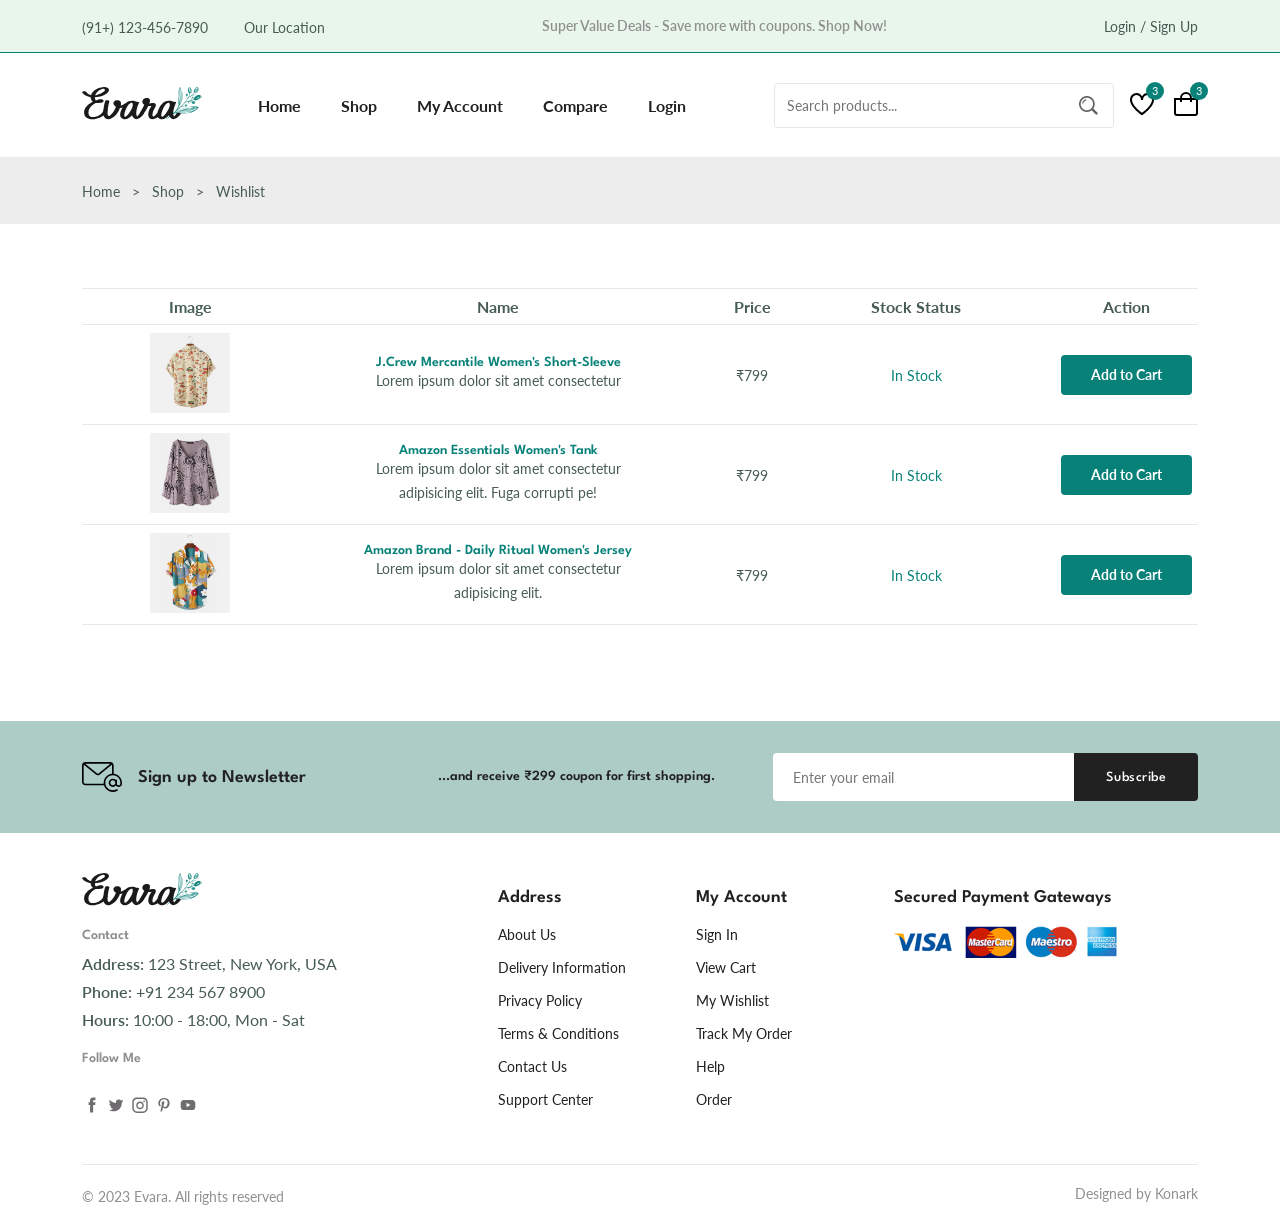
<file: wishlist.html>
<!DOCTYPE html>
<html lang="en">
  <head>
    <meta charset="UTF-8" />
    <meta name="viewport" content="width=device-width, initial-scale=1.0" />

    <!--=============== FLATICON ===============-->
    <link rel='stylesheet' href='https://cdn-uicons.flaticon.com/uicons-regular-straight/css/uicons-regular-straight.css'>

    <!--=============== SWIPER CSS ===============-->
    <link rel="stylesheet" href="https://cdn.jsdelivr.net/npm/swiper@11/swiper-bundle.min.css" />

    <!--=============== CSS ===============-->
    <link rel="stylesheet" href="assets/css/styles.css" />

    <title>Ecommerce Website</title>
  </head>
  <body>
    <!--=============== HEADER ===============-->
    <header class="header">
      <div class="header__top">
        <div class="header__container container">
          <div class="header__contact">
            <span>(91+) 123-456-7890</span>
            <span>Our Location</span>
          </div>
          <p class="header__alert-news">
            Super Value Deals - Save more with coupons. Shop Now!
          </p>
          <a href="login-register.html" class="header__top-action">
            Login / Sign Up
          </a>
        </div>
      </div>
      <nav class="nav container">
        <a href="index.html" class="nav__logo">
          <img src="assets/img/logo.svg" alt="" class="nav__logo-img">
        </a>
        <div class="nav__menu" id="nav-menu">
          <ul class="nav__list">
            <li class="nav__item">
              <a href="index.html" class="nav__link">Home</a>
            </li>

            <li class="nav__item">
              <a href="shop.html" class="nav__link">Shop</a>
            </li>

            <li class="nav__item">
              <a href="accounts.html" class="nav__link">My Account</a>
            </li>

            <li class="nav__item">
              <a href="compare.html" class="nav__link">Compare</a>
            </li>

            <li class="nav__item">
              <a href="login-register.html" class="nav__link">Login</a>
            </li>
          </ul>
          <div class="header__search">
            <input type="text" class="form__input" placeholder="Search products..."/>
            <button class="search__btn">
              <img src="assets/img/search.png">
            </button>
          </div>
        </div>
        <div class="header__user-action">
          <a href="wishlist.html" class="header__action-btn">
            <img src="assets/img/icon-heart.svg" alt="">
            <span class="count">3</span>
          </a>

          <a href="cart.html" class="header__action-btn">
            <img src="assets/img/icon-cart.svg" alt="">
            <span class="count">3</span>
          </a>
    
        </div>
      </nav>
    </header>

    <!--=============== MAIN ===============-->
    <main class="main">
      <!--=============== BREADCRUMB ===============-->
      <section class="breadcrumb">
        <ul class="breadcrumb__list flex container">
          <li>
            <a href="index.html" class="breadcrumb__link">Home</a>
          </li>
          <li><span class="breadcrumb__link">></span></li>
          <li><span class="breadcrumb__link">Shop</span></li>
          <li><span class="breadcrumb__link">></span></li>
          <li><span class="breadcrumb__link">Wishlist</span></li>
        </ul>
      </section>

      <!--=============== WISHLIST ===============-->
      <section class="wishlist section--lg container">
        <div class="table__container">
          <table class="table">
            <tr>
              <th>Image</th>
              <th>Name</th>
              <th>Price</th>
              <th>Stock Status</th>
              <th>Action</th>
              <th>Remove</th>
            </tr>

            <tr>
              <td>
                <img src="assets/img/product-1-2.jpg" alt="" class="table__img">
              </td>

              <td>
                <h3 class="table__title">J.Crew Mercantile Women's Short-Sleeve</h3>
                <p class="table__description">
                  Lorem ipsum dolor sit amet consectetur
                </p>
              </td>

              <td><span class="table__price">&#8377;799</span></td>

              <td><span class="table__stock">In Stock</span></td>

              <td><a href="" class="btn btn btn--sm">Add to Cart</a></td>

              <td><i class="fi fi-rs-trash table__trash"></i></td>
            </tr>

            <tr>
              <td>
                <img src="assets/img/product-7-1.jpg" alt="" class="table__img">
              </td>

              <td>
                <h3 class="table__title">Amazon Essentials Women's Tank</h3>
                <p class="table__description">
                  Lorem ipsum dolor sit amet consectetur adipisicing elit. Fuga corrupti pe!
                </p>
              </td>

              <td><span class="table__price">&#8377;799</span></td>

              <td><span class="table__stock">In Stock</span></td>

              <td><a href="" class="btn btn btn--sm">Add to Cart</a></td>

              <td><i class="fi fi-rs-trash table__trash"></i></td>
            </tr>

            <tr>
              <td>
                <img src="assets/img/product-2-1.jpg" alt="" class="table__img">
              </td>

              <td>
                <h3 class="table__title">Amazon Brand - Daily Ritual Women's Jersey</h3>
                <p class="table__description">
                  Lorem ipsum dolor sit amet consectetur adipisicing elit.
                </p>
              </td>

              <td><span class="table__price">&#8377;799</span></td>

              <td><span class="table__stock">In Stock</span></td>

              <td><a href="" class="btn btn btn--sm">Add to Cart</a></td>

              <td><i class="fi fi-rs-trash table__trash"></i></td>
            </tr>
          </table>
        </div>
      </section>

      <!--=============== NEWSLETTER ===============-->
      <section class="newsletter section">
        <div class="newsletter__container container grid">
          <h3 class="newsletter__title flex">
            <img src="assets/img/icon-email.svg" class="newsletter__icon">
            Sign up to Newsletter
          </h3>

          <p class="newsletter__description">
            ...and receive &#8377;299 coupon for first shopping.
          </p>

          <form action="" class="newsletter__form">
            <input type="text" placeholder="Enter your email" class="newsletter__input">
            <button type="submit" class="newsletter__btn">Subscribe</button>
          </form>
        </div>
      </section>
    </main>

    <!--=============== FOOTER ===============-->
    <footer class="footer container">
      <div class="footer__container grid">
        <div class="footer__content">
          <a href="index.html" class="footer__logo">
            <img src="assets/img/logo.svg" alt="" class="footer__logo-img">
          </a>

          <h4 class="footer__subtitle">Contact</h4>
          <p class="footer__description">
            <span>Address:</span> 123 Street, New York, USA
          </p>

          <p class="footer__description">
            <span>Phone:</span> +91 234 567 8900
          </p>

          <p class="footer__description">
            <span>Hours:</span> 10:00 - 18:00, Mon - Sat
          </p>

          <div class="footer__social">
            <h4 class="footer__subtitle">Follow Me</h4>

            <div class="footer__social-links flex">
              <a href="">
                <img src="assets/img/icon-facebook.svg" class="footer__social-icon">
              </a>

              <a href="">
                <img src="assets/img/icon-twitter.svg" class="footer__social-icon">
              </a>

              <a href="">
                <img src="assets/img/icon-instagram.svg" class="footer__social-icon">
              </a>

              <a href="">
                <img src="assets/img/icon-pinterest.svg" class="footer__social-icon">
              </a>

              <a href="">
                <img src="assets/img/icon-youtube.svg" class="footer__social-icon">
              </a>
            </div>
          </div>
        </div>

        <div class="footer__content">
          <h3 class="footer__title">Address</h3>

          <ul class="footer__links">
            <li><a href="" class="footer__link">About Us</a></li>
            <li><a href="" class="footer__link">Delivery Information</a></li>
            <li><a href="" class="footer__link">Privacy Policy</a></li>
            <li><a href="" class="footer__link">Terms & Conditions</a></li>
            <li><a href="" class="footer__link">Contact Us</a></li>
            <li><a href="" class="footer__link">Support Center</a></li>
          </ul>
        </div>

        <div class="footer__content">
          <h3 class="footer__title">My Account</h3>

          <ul class="footer__links">
            <li><a href="" class="footer__link">Sign In</a></li>
            <li><a href="" class="footer__link">View Cart</a></li>
            <li><a href="" class="footer__link">My Wishlist</a></li>
            <li><a href="" class="footer__link">Track My Order</a></li>
            <li><a href="" class="footer__link">Help</a></li>
            <li><a href="" class="footer__link">Order</a></li>
          </ul>
        </div>

        <div class="footer__content">
          <h3 class="footer__title">Secured Payment Gateways</h3>

          <img src="assets/img/payment-method.png" alt="" class="payment__img">
        </div>
      </div>

      <div class="footer__bottom">
        <p class="copyright">&copy; 2023 Evara. All rights reserved</p>
        <span class="designer">Designed by Konark</span>
      </div>
    </footer>

    <!--=============== SWIPER JS ===============-->
    <script src="https://cdn.jsdelivr.net/npm/swiper@11/swiper-bundle.min.js"></script>

    <!--=============== MAIN JS ===============-->
    <script src="assets/js/main.js"></script>
  </body>
</html>
</file>
<file: assets/css/styles.css>
/*=============== GOOGLE FONTS ===============*/
@import url('https://fonts.googleapis.com/css2?family=Lato:wght@400;700&family=Spartan:wght@400;500;600;700&display=swap');

/*=============== VARIABLES CSS ===============*/
:root {
  --header-height: 4rem;

  /*========== Colors ==========*/
  /* Color mode HSL(hue, saturation, lightness) */
  --first-color: hsl(176,88%,27%);
  --first-color-alt: hsl(129,44%,94%);
  --second-color: hsl(34,94%,87%);
  --title-color: hsl(0,0%,13%);
  --text-color: hsl(154,13%,32%);
  --text-color-light: hsl(60,1%,56%);
  --body-color: hsl(0,0%,100%);
  --container-color: hsl(0,0%,93%);
  --border-color: hsl(129,36%,85%);
  --border-color-alt: hsl(113,15%,90%);

  /*========== Font and typography ==========*/
  /* .5rem = 8px | 1rem = 16px ... */
  --body-font:'lato', sans-serif;
  --second-font: 'spartan', sans-serif;
  --big-font-size: 3.5rem;
  --h1-font-size: 2.75rem;
  --h2-font-size: 2rem;
  --h3-font-size: 1.75rem;
  --h4-font-size: 1.375rem;
  --large-font-size: 1.125rem;
  --normal-font-size: 1rem;
  --small-font-size: 0.875rem;
  --smaller-font-size: 0.75rem;
  --tiny-font-size: 0.6875rem;

  /*========== Font weight ==========*/
  --weight-400: 400;
  --weight-500: 500;
  --weight-600: 600;
  --weight-700: 700;

  /*========== Transition ==========*/
  --transition: cubic-bezier(0, 0, 0.05, 1);
}

/* Responsive typography */
@media screen and (max-width: 1200px) {
  :root {
    --big-font-size: 2.25rem;
    --h1-font-size: 2rem;
    --h2-font-size: 1.375rem;
    --h3-font-size: 1.25rem;
    --h4-font-size: 1.125rem;
    --large-font-size: 1rem;
    --normal-font-size: 0.9375rem;
    --small-font-size: 0.8125rem;
    --smaller-font-size: 0.6875rem;
    --tiny-font-size: 0.625rem;
  }
}

/*=============== BASE ===============*/
*{
  margin: 0;
  padding: 0;
  box-sizing: border-box;
}

input,textarea,body{
  color: var(--text-color);
  font-family: var(--body-font);
  font-size: var(--normal-font-size);
  font-weight: var(--weight-400);
}

body{
  background-color: var(--body-color);
}

h1,h2,h3,h4{
  color: var(--title-color);
  font-family: var(--second-font);
  font-weight: var(--weight-600);
}

ul{
  list-style: none;
}

a{
  text-decoration: none;
}

p{
  line-height: 1.5rem;
}

img{
  max-width: 100%;
}

button,textarea,input{
  background-color: transparent;
  border: none;
  outline: none;
}

table{
  width: 100%;
  border-collapse: collapse;
}

/*=============== REUSABLE CSS CLASSES ===============*/
.container{
  max-width: 1320px;
  margin-inline: auto;
  padding-inline: 0.75rem;
}

.grid{
  display: grid;
  gap: 1.5rem;
}

.section{
  padding-block: 2rem;
}

.section--lg{
  padding-block: 4rem;
}

.section__title{
  font-size: var(--h4-font-size);
  margin-bottom: 1.5rem;
}

.section__title span{
  color: var(--first-color);
}

.form__input{
  border: 1px solid var(--border-color-alt);
  padding-inline: 1rem;
  height: 45px;
  border-radius: 0.25rem;
  font-size: var(--small-font-size);
}

.new_price{
  color: var(--first-color);
  font-weight: var(--weight-600);
}

.old__price{
  color: var(--text-color-light);
  font-size: var(--small-font-size);
  text-decoration: line-through;
}

.form{
  row-gap: 1rem;
}

.form__group{
  grid-template-columns: repeat(2,1fr);
  gap: 1rem;
}

.textarea{
  height: 200px;
  padding-block: 1rem;
  resize: none;
}
/*=============== HEADER & NAV ===============*/
.header__top{
  background-color: var(--first-color-alt);
  border-bottom: 1px solid var(--first-color);
  padding-block: 0.875rem;
}

.header__container{
  display: flex;
  align-items: center;
  justify-content: space-between;
}

.header__contact span:first-child{
  margin-right: 2rem;
}

.header__contact span, .header__alert-news,
.header__top-action{
  font-size: var(--small-font-size);
}

.header__alert-news{
  color: var(--text-color-light);
  font-weight: var(--weight-600);
}

.header__top-action{
  color: var(--text-color);
}

.nav , .nav__menu , .nav__list, .header__user-action{
  display: flex;
  align-items: center;
}

.nav{
  height: calc(var(--header-height) + 2.5rem);
  justify-content: space-between;
  column-gap: 1rem;
}

.nav__logo-img{
  width: 120px;
}

.nav__menu{
  flex-grow: 1;
  margin-left: 2.5rem;
}

.nav__list{
  column-gap: 2.5rem;
  margin-right: auto;
}

.nav__link{
  color: var(--title-color);
  font-weight: var(--weight-700);
  transition: all 0.2s var(--transition);
  white-space: nowrap;
}

.header__search{
  width: 340px;
  position: relative;
}

.header__search .form__input{
  width: 100%;
  padding: 0.75rem;
  border-radius: 0.25rem;
}

.search__btn{
  position: absolute;
  top: 24%;
  right: 1rem;
  cursor: pointer;
}

.header__user-action{
  column-gap: 1.25rem;
}

.header__action-btn{
  position: relative;
}

.header__action-btn img{
  width: 24px;
}

.header__action-btn .count{
  position: absolute;
  top: -0.625rem;
  right: -0.625rem;
  background-color: var(--first-color);
  color: var(--body-color);
  height: 18px;
  width: 18px;
  border-radius: 50%;
  line-height: 18px;
  text-align: center;
  font-size: var(--tiny-font-size);
}

.nav__menu-top,
.nav__toggle{
  display: none;
}

/* Active link */
.active-link,
.nav__link:hover{
  color: var(--first-color);
  
}
/*=============== HOME ===============*/
.home__container{
  grid-template-columns: 5fr 7fr;
  align-items: center;
}

.home__subtitle, .home__description{
  font-size: var(--large-font-size);
}

.home__subtitle{
  font-family: var(--second-font);
  font-weight: var(--weight-600);
  margin-bottom: 1rem;
  display: block;
}

.home__title{
  font-size: var(--h1-font-size);
  font-weight: var(--weight-700);
  line-height: 1.4;
}

.home__title span{
  color: var(--first-color);
  font-size: var(--big-font-size);
}

.home__description{
  margin-block: .5rem 2rem;
}
.home__img{
  justify-self: flex-end;
}
/*=============== BUTTONS ===============*/
.btn{
  display: inline-block;
  background-color: var(--first-color);
  border: 2px solid var(--first-color);
  color: var(--body-color);
  padding-inline: 1.75rem ;
  height: 49px;
  line-height: 49px;
  border-radius: 0.25rem;
  font-family: var(--second-font);
  font-size: var(--small-font-size);
  font-weight: var(--weight-700);
  transition: all 0.4s var(--transition);
}

.btn:hover{
  background-color: transparent;
  color: var(--first-color);
}

.btn--md,
.btn--sm{
  font-family: var(--body-font);
}

.btn--md{
  height: 45px;
  line-height: 42px;
}

.btn--sm{
  height: 40px;
  line-height: 36px;
}

.flex{
  display: flex;
  align-items: center;
  column-gap: .5rem;
}
/*=============== CATEGORIES ===============*/
.categories{
  overflow: hidden;
}
.category__item{
  text-align: center;
  border:1px solid var(--border-color);
  padding: 0.625rem 0.625rem 1.25rem;
  border-radius: 1.25rem;
}

.category__img{
  border-radius: 0.75rem;
  margin-bottom: 1.25rem;
}

.category__title{
  color:var(--text-color);
  font-size: var(--small-font-size);
}
/* Swiper class */
.swiper{
  overflow: initial;
}

.swiper-button-next::after, .swiper-button-prev::after{
  content: '';
}
.swiper-button-next, .swiper-button-prev{
  top: -1.875rem;
  background-color:var(--first-color-alt) ;
  border: 1px solid var(--border-color);
  width: 30px;
  height: 30px;
  border-radius: 50%;
  color: var(--first-color);
  font-size: var(--tiny-font-size);
}

.swiper-button-prev{
  left: initial;
  right: 2.5rem;
}

.swiper-button-next{
  right: 0;
} 
/*=============== PRODUCTS ===============*/
.tab__btns{
  display: flex;
  flex-wrap: wrap ; 
  gap: 0.75rem;
  margin-bottom: 2rem;
}

.tab__btn{
  background-color: var(--container-color);
  color: var(--title-color);
  padding: 1rem 1.25rem 0.875rem;
  border-radius: 0.25rem;
  font-family: var(--second-font);
  font-size: var(--small-font-size);
  font-weight: var(--weight-600);
  cursor: pointer;
}

.products__container{
  grid-template-columns:repeat(4,1fr) ;
}

.product__item{
  border: 1px solid var(--border-color);
  border-radius: 1.5rem;
  transition: all 0.2s var(--transition);
}

.product__banner{
  padding: 0.625rem 0.75rem 0.75rem;
}

.product__banner,
.product__images{
  position: relative;
}

.product__images{
  display: block;
  overflow: hidden;
  border-radius: 1.25rem;
}

.product__img{
  vertical-align: middle;
  transition: all 1.5s var(--transition);
}

.product__item:hover .product__img{
  transform: scale(1.1);
}

.product__img.hover{
  position: absolute;
  top: 0;
  left: 0;
}

.product__actions{
  position: absolute;
  top: 50%;
  left: 50%;
  transform: translate(-50%,-50%);
  display: flex;
  column-gap: 0.5rem;
  transition: all 0.3s var(--transition);
}

.action-btn{
  width: 40px;
  height: 40px;
  line-height: 42px;
  text-align: center;
  border-radius: 50%;
  background-color: var(--first-color-alt);
  border: 1px solid var(--border-color);
  color: var(--text-color);
  font-size: var(--small-font-size);
  position: relative;
}

.action-btn::before,.action-btn::after{
  position: absolute;
  left: 50%;
  transform: translateX(-50%);
  transition: all 0.3s cubic-bezier(0.71,1.7,0.77,1.24);
}

.action-btn::before{
  content: '';
  top: -2px;
  border: .5rem solid transparent;
  border-top-color: var(--first-color);
}

.action-btn::after{
  content:attr(aria-label);
  bottom: 100%;
  background-color: var(--first-color);
  color: var(--body-color);
  font-size: var(--tiny-font-size);
  white-space: nowrap;
  padding-inline: .625rem;
  border-radius: 0.25rem;
  line-height: 2.58;
}

.product__badge{
  position: absolute;
  top: 1.25rem;
  left: 1.25rem;
  background-color: var(--first-color);
  color: var(--body-color);
  padding: 0.25rem 0.625rem;
  border-radius: 2.5rem;
  font-size: var(--tiny-font-size);
}

.product__badge.light-pink{
  background-color: hsl(341,100%,73%);
}

.product__badge.light-green{
  background-color: hsl(155,20%,67%);
}

.product__badge.light-orange{
  background-color: hsl(24,100%,73%);
}

.product__badge.light-blue{
  background-color: hsl(202,53%,76%);
}

.product__content{
  padding: 0 1.25rem 1.125rem;
  position: relative;
}

.product__category{
  color: var(--text-color-light);
  font-size: var(--smaller-font-size);
}

.product__title{
  font-size: var(--normal-font-size);
  margin: 0.75rem 0.5rem;
}

.product__rating{
  color: hsl(42,100%,50%);
  font-size: var(--smaller-font-size);
  margin-bottom: 0.75rem;
}

.product__price, .new__price{
  font-size: var(--large-font-size);
}

.cart__btn{
  position: absolute;
  bottom: 1.6rem;
  right: 1.25rem;
}

/* Active Tab */
.tab__btn.active-tab{
  color: var(--first-color);
  background-color:var(--second-color) ;
}

.tab__item:not(.active-tab){
  display: none;
}
/* Product Hover */
.product__img.hover,.product__actions,
.action-btn::before,.action-btn::after,
.product__item:hover .product__img.default{
  opacity: 0;
}

.product__item:hover{
  box-shadow: 0 0 10px hsla(0,0%,0%,0.1);
}

.product__item:hover .product__img.hover,
.product__item:hover .product__actions,
.action-btn:hover::before, .action-btn:hover::after{
  opacity: 1;
}

.action-btn:hover::before, .action-btn:hover::after{
  transform: translateX(-50%) translateY(-0.5rem);
}

.action-btn:hover{
  background-color: var(--first-color);
  border-color: var(--first-color);
  color: var(--body-color);
}
/*=============== DEALS ===============*/

.deals__container{
  grid-template-columns: repeat(2,1fr);
}

.deals__item:nth-child(1){
  background-image: url(../img/deals-1.jpg);
}

.deals__item:nth-child(2){
  background-image: url(../img/deals-2.png);
}

.deals__item{
  padding: 3rem;
  background-size: cover;
  background-position:center ;
  display: flex;
  flex-direction: column;
  row-gap:1.5rem ;
}

.deals__brand{
  color: var(--first-color);
  font-size: var(--h3-font-size);
  margin-bottom: .25rem;
}

.deals__category{
  font-family: var(--second-font);
  font-size: var(--small-font-size);
}

.deals__title{
  max-width: 240px;
  font-size: var(--large-font-size);
  font-weight: var(--weight-400);
  line-height: 1.3;
}

.deals__price .new__price,
.deals__price .old__price{
  font-size: var(--large-font-size);
}

.deals__price .new__price{
  color: hsl(352,100%,60%);
}

.deals__countdown-text{
  margin-bottom: 0.25rem;
}

.countdown{
  display: flex;
  column-gap: 1.5rem;
}

.countdown__amount{
  position: relative;
}

.countdown__amount::after{
  content: ':';
  color: var(--title-color);
  font-size: var(--large-font-size);
  position: absolute;
  right: -25%;
  top: 20%;
}

.countdown__period{
  background-color: var(--first-color);
  color: var(--body-color);
  width: 60px;
  height: 50px;
  line-height: 50px;
  text-align: center;
  border-radius: .25rem;
  font-size: var(--large-font-size);
  font-weight: var(--weight-600);
  margin-bottom: .5rem;
}

.unit{
  font-size: var(--small-font-size);
  text-align: center;
  display: block;
}

.deals__btn .btn{
  background-color: transparent;
  color: var(--first-color);
}
/*=============== NEW ARRIVALS ===============*/
.new__arrivals{
  overflow: hidden;
}
/*=============== SHOWCASE ===============*/
.showcase__container{
  grid-template-columns: repeat(4,1fr);
}

.showcase__wrapper .section__title{
  font-size: var(--normal-font-size);
  border-bottom: 1px solid var(--border-color-alt);
  padding-bottom: .75rem;
  margin-bottom: 2rem;
  position: relative;
}

.showcase__wrapper .section__title::before{
  content: '';
  position: absolute;
  bottom: -1.3px;
  left: 0;
  width: 50px;
  height: 2px;
  background-color: var(--first-color);
}

.showcase__item{
  display: flex;
  align-items: center;
  column-gap: 1.5rem;
}

.showcase__item:not(:last-child){
  margin-bottom: 1.5rem;
}

.showcase__img{
  width: 86px;
}

.showcase__content{
  width: calc(100% - 110px);
}

.showcase__title{
  font-size: var(--small-font-size);
  font-weight: var(--weight-500);
  white-space: nowrap;
  overflow: hidden;
  text-overflow: ellipsis;
  margin-bottom: .5rem;
}
/*=============== NEWSLETTER ===============*/
.newsletter{
  background-color: hsl(166,23%,74%);
}

.home__newsletter{
  margin-top: 2rem;
}
.newsletter__container{
  grid-template-columns: repeat(2,3.5fr) 5fr;
  align-items: center;
  column-gap: 3rem;
}

.newsletter__title{
  column-gap: 1rem;
  font-size: var(--large-font-size);
}

.newsletter__icon{
  width: 40px;
}

.newsletter__description{
  color: var(--title-color);
  font-family: var(--second-font);
  font-size: var(--small-font-size);
  font-weight: var(--weight-600);
  text-align: center;
}

.newsletter__form{
  display: flex;
}

.newsletter__input,
.newsletter__btn{
  font-size: var(--small-font-size);
}

.newsletter__input{
  background-color: var(--body-color);
  padding-inline: 1.25rem;
  width: 100%;
  height: 48px;
  border-radius: 0.25rem 0 0 0.25rem;
}

.newsletter__btn{
  background-color: var(--title-color);
  color: var(--body-color);
  padding-inline: 2rem;
  border-radius: 0 0.25rem 0.25rem 0;
  font-family: var(--second-font);
  font-weight: var(--weight-500);
  letter-spacing: .5px;
  cursor: pointer;
  transition: all .3s var(--transition);
}

.newsletter__btn:hover{
  background-color: var(--first-color);
} 
/*=============== FOOTER ===============*/
.footer__container{
  grid-template-columns: 4.5fr repeat(2,2fr) 3.5fr;
  padding-block: 2.5rem;
}

.footer__logo-img{
  width: 120px;
}

.footer__subtitle{
  color: var(--text-color-light);
  font-size: var(--small-font-size);
  margin-block:1.25rem .625rem ;
}

.footer__description{
  margin-bottom: 0.25rem;
}

.footer__description span{
  font-weight: var(--weight-600);
}

.footer__social .footer__subtitle{
  margin-bottom: 1.875rem;
}

.footer__social-links{
  column-gap: .25rem;
}

.footer__social-icon{
  width: 20px;
  opacity: 0.7;
}

.footer__title{
  font-size: var(--large-font-size);
  margin-block: 1rem 1.25rem;
}

.footer__link{
  color: var(--title-color);
  font-size: var(--small-font-size);
  margin-bottom: 1rem;
  display: block;
  transition: all .3s var(--transition);
}

.footer__link:hover{
  color: var(--first-color);
  margin-left: .25rem;
}

.footer__bottom{
  display: flex;
  justify-content: space-between;
  padding-block:1.25rem ;
  border-top: 1px solid var(--border-color-alt);
}

.copyright,
.designer{
  color: var(--text-color-light);
  font-size: var(--small-font-size);
}
/*=============== BREADCRUMBS ===============*/
.breadcrumb{
  background-color: var(--container-color);
  padding-block: 1.5rem;
}

.breadcrumb__list{
  column-gap: .75rem;
}

.breadcrumb__link{
  color: var(--text-color);
  font-size: var(--small-font-size);
}
/*=============== SHOP ===============*/
.total__product{
  margin-bottom: 2.5rem;
}

.total__products span{
  color: var(--first-color);
  font-weight: var(--weight-600);
}

.pagination{
  display: flex;
  column-gap: .625rem;
  margin-top: 2.75rem;
}

.pagination__link{
  display: inline-block;
  width: 34px;
  height: 34px;
  line-height: 34px;
  text-align: center;
  border-radius: .25rem;
  color: var(--text-color);
  font-size: var(--small-font-size);
  font-weight: var(--weight-700);
  transition: all 0.15s var(--transition);
}

.pagination__link.active,
.pagination__link:hover{
  background-color: var(--first-color);
  color: var(--body-color);
}

.pagination__link.icon{
  border-top-right-radius: 50%;
  border-bottom-right-radius: 50%;
}
/*=============== DETAILS ===============*/
.details__container{
  grid-template-columns: 5.5fr 6.5fr;
}

.details__img{
  margin-bottom: 0.5rem;
}

.details__small-images{
  grid-template-columns: repeat(4 ,1fr);
  column-gap: .625rem;
}

.details__small-img{
  cursor: pointer;
}

.details__title{
  font-size: var(--h2-font-size);
}

.details__brand{
  font-size: var(--small-font-size);
  margin-block: 1rem;
}

.details__brand span{
  color: var(--first-color);
}

.details__price{
  border-top: 1px solid var(--border-color-alt);
  border-bottom: 1px solid var(--border-color-alt);
  padding-block: 1rem;
  column-gap: 1rem;
}

.details__price .new__price{
  color: var(--first-color);
  font-size: var(--h2-font-size);
}

.details__price .old__price{
  font-size: var(--normal-font-size);
  font-weight: var(--weight-500);
}

.short__description{
  margin-block: 1rem 2rem;
}

.list__item,
.meta__list{
  font-size: var(--small-font-size);
  margin-bottom: 0.75rem;
}

.details__color,
.details__size{
  column-gap: .75rem;
}

.details__color{
  margin-block: 2rem 1.5rem;
}

.details__size{
  margin-bottom: 2.5rem;
}

.details__color-title,
.details__size-title{
  font-size: var(--small-font-size);
  font-weight: var(--weight-600);
}

.color__list,
.size__list{
  display: flex;
  column-gap: .25rem;
}

.color__link{
  width: 26px;
  height: 26px;
  border-radius: 50%;
  display: block;
}

.size__link{
  border: 1px solid var(--border-color-alt);
  padding: .375rem .75rem .5rem;
  color: var(--text-color);
  font-size: var(--small-font-size);
}

.size-active{
  background-color: var(--first-color);
  color: var(--body-color);
}

.details__action{
  display: flex;
  column-gap: .375rem;
  margin-bottom: 3.25rem;
}

.quantity,
.details__action-btn{
  border: 1px solid var(--border-color-alt);
  font-size: var(--small-font-size);
}

.quantity{
  max-width: 80px;
  padding-block: .5rem;
  padding-inline: 1rem .5rem;
  border-radius: .25rem;
}

.details__action-btn{
  color: var(--text-color);
  line-height: 40px;
  padding-inline: .75rem;
}

.details__meta{
  border-top: 1px solid var(--border-color-alt);
  padding-top: 1rem;
}
/*=============== DETAILS INFO & REVIEWS ===============*/
.detail__tabs{
  display: flex;
  column-gap: 1.75rem;
  margin-bottom: 3rem;
}

.detail__tab{
  font-family: var(--second-font);
  font-size: var(--large-font-size);
  font-weight: var(--weight-600);
  cursor: pointer;
}

.detail__tab.active-tab{
  color: var(--first-color);
}

.details__tab-content:not(.active-tab){
  display: none;
}

.info__table tr th,
.info__table tr td{
  border: 1px solid var(--border-color-alt);
  padding: 0.625rem 1.25rem;
}

.info__table tr th{
  font-weight: var(--weight-500);
  text-align: left;
}

.info__table tr td{
  color: var(--text-color-light);
}

.reviews__container{
  padding-bottom: 3rem;
  row-gap: 1.25rem;
}

.review__single{
  border-bottom: 1px solid var(--border-color-alt);
  padding-bottom: 1.25rem;
  display: flex;
  align-items: flex-start;
  column-gap: 1.5rem;
}

.review__single:last-child{
  padding-bottom: 3rem;
}

.review__img{
  width: 70px;
  border-radius: 50%;
  margin-bottom: 0.5rem;
}

.review__title{
  font-size: var(--tiny-font-size);
}

.review__data{
  width: calc(100% - 94px);
}

.review__description{
  margin-bottom: .5rem;
}

.review__rating{
  color: hsl(42,100%,50%);
  margin-bottom: 0.25rem;
}

.review__rating,
.review__data{
  font-size: var(--small-font-size);
}

.review__form-title{
  font-size: var(--large-font-size);
  margin-bottom: 1rem;
}

.rate__product{
  margin-bottom: 2rem;
}
/*=============== CART ===============*/
.table__container{
  overflow-x: auto;
}

.table{
  table-layout: fixed;
  margin-bottom: 2rem;
}
.table tr{
  border-top: 1px solid var(--border-color-alt);
}

.table tr:last-child{
  border-bottom: 1px solid var(--border-color-alt);
}

.table tr th:nth-child(1),
.table tr td:nth-child(1){
  width: 216px;
}

.table tr th:nth-child(2),
.table tr td:nth-child(2){
  width: 400px;
}

.table tr th:nth-child(3),
.table tr td:nth-child(3){
  width: 108px;
}

.table tr th:nth-child(4),
.table tr td:nth-child(4){
  width: 220px;
}

.table tr th:nth-child(5),
.table tr td:nth-child(5){
  width: 200px;
}

.table tr th:nth-child(6),
.table tr td:nth-child(6){
  width: 152px;
}

.table__img{
  width: 80px;
}

.table tr th,
.table tr td{
  padding: 0.5rem;
  text-align: center;
}

.table__title,
.table__description,
.table__price,
.table__subtotal,
.table__trash,
.table__stock{
  font-size: var(--small-font-size);
}

.table__title ,
.table__stock{
  color: var(--first-color);
}

.table__description{
  max-width: 250px;
  margin-inline: auto;
}

.table__trash{
  color: var(--text-color-light);
}

.cart__actions{
  display: flex;
  justify-content: flex-end;
  flex-wrap: wrap;
  gap: .75rem;
  margin-top:1.5rem ;
}

.divider{
  position: relative;
  text-align: center;
  margin-block: 3rem;
}

.divider::before{
  content: '';
  position: absolute;
  top: 50%;
  left: 0;
  width: 100%;
  border-top: 2px solid var(--border-color-alt);
}

.divider i{
  color: var(--text-color-light);
  background-color: var(--body-color);
  font-size: 1.25rem;
  padding-inline: 1.25rem;
  position: relative;
  z-index: 10;
}

.cart__group{
  grid-template-columns: repeat(2,1fr);
  align-items: flex-start;
}

.cart__shipping .section__title,
.cart__coupon .section__title,
.cart__total .section__title{
  font-size: var(--large-font-size);
  margin-bottom: 1rem;
}

.cart__coupon{
  margin-top: 3rem;
}

.coupon__form .form__group{
  align-items: center;
}

.cart__total{
  border: 1px solid var(--border-color-alt);
  border-radius: 0.25rem;
  padding: 1.75rem;
}

.cart__total-table{
  margin-bottom: 1rem;
}

.cart__total-table tr td{
  border: 1px solid var(--border-color-alt);
  padding: 0.75rem 0.5rem;
  width: 50%;
}

.cart__total-title{
  font-size: var(--small-font-size);
}

.cart__total-price{
  color: var(--first-color);
  font-weight: var(--weight-700);
}

.cart__total .btn{
  display: inline-flex;
}
/*=============== CART OTHERS ===============*/

/*=============== WISHLIST ===============*/

/*=============== CHECKOUT ===============*/
.checkout__container{
  grid-template-columns:repeat(2,1fr) ;
}

.checkout__group:nth-child(2){
  border: 1px solid var(--border-color-alt);
  padding: 2rem;
  border-radius: 0.5rem;
}

.checkout__group .section__title{
  font-size: var(--large-font-size);
}

.checkout__title{
  font-size: var(--small-font-size);
}

.order__table tr th,
.order__table tr td{
  border: 1px solid var(--border-color-alt);
  padding: .5rem;
  text-align: center;
}

.order__table tr th{
  color: var(--title-color);
  font-size: var(--small-font-size);
}

.order__img{
  width: 80px;
}

.table__quantity,
.order__subtitle{
  font-size: var(--small-font-size);
}

.order__grand-total{
  color: var(--first-color);
  font-size: var(--large-font-size);
  font-weight: var(--weight-700);
}

.payment__methods{
  margin-block: 2.5rem 2.75rem;
}

.payment__title{
  margin-bottom: 1.5rem;
}

.payment__option{
  margin-bottom: 1rem;
}

.payment__input{
  accent-color: var(--first-color);
}

.payment__label{
  font-size:var(--small-font-size) ;
}
/*=============== COMPARE ===============*/
.compare__table tr th,
.compare__table tr td{
  padding: 0.5rem;
  border: 1px solid var(--border-color-alt);
}

.compare__table tr th{
  color: var(--text-color-light);
  font-size: var(--small-font-size);
}

.compare__table tr td{
  text-align: center;
}

.compare__colors{
  justify-content: center;
}

.table__weight,
.table__dimension{
  font-size: var(--small-font-size);
}
/*=============== LOGIN & REGISTER ===============*/
.login-register__container{
  grid-template-columns: repeat(2,1fr);
  align-items: flex-start;
}

.login,
.register{
  border: 1px solid var(--border-color-alt);
  padding: 2rem;
  border-radius: 0.5rem;
}
/*=============== ACCOUNTS ===============*/
.accounts__container{
  grid-template-columns: 4fr 8fr;
}

.account__tabs{
  border: 1px solid var(--border-color-alt);
  border-radius: 0.25rem;
}

.account__tab{
  padding: 1rem 2rem;
  color: var(--title-color);
  font-size: var(--small-font-size);
  display: flex;
  align-items: center;
  column-gap: .625rem;
  cursor: pointer;
}

.account__tab.active-tab{
  background-color: var(--first-color);
  color: var(--body-color);
}

.account__tab:not(:last-child){
  border-bottom: 1px solid var(--border-color-alt);
}

.tab__content:not(.active-tab){
  display: none;
}

.tab__content{
  border: 1px solid var(--border-color-alt);
}

.tab__header{
  background-color: var(--container-color);
  border-bottom: 1px solid var(--border-color-alt);
  padding: 1rem;
  font-size: var(--small-font-size);
}

.tab__body{
  padding: 1rem;
}

.placed__order-table tr th{
  color: var(--title-color);
  text-align: left;
}

.placed__order-table tr th,
.placed__order-table tr td{
  border: 1px solid var(--border-color-alt);
  padding: .5rem;
  font-size: var(--small-font-size);
}

.view__order,
.edit{
  color: var(--first-color);
}

.address{
  font-style: normal;
  font-size: var(--small-font-size);
  line-height: 1.5rem
}

.city{
  margin-bottom: .25rem;
}

.edit{
  font-size: var(--small-font-size);
}
/*=============== BREAKPOINTS ===============*/
/* For large devices */
@media screen and (max-width: 1400px) {
  .container{
    max-width: 1140px;
  }

  .product__container,
  .showcase__container{
    grid-template-columns: repeat(3,1fr);
  }

  .accounts__container{
    grid-template-columns: 3fr 9fr;
  }
}

@media screen and (max-width: 1200px) {
  .container{
    max-width: 960px;
  }

  .header__top{
    display: none;
  }

  .nav{
    height: calc(var(--header-height) + 1.5rem);
  }

  .nav__logo-img{
    width: 116px;
  }

  .nav__menu{
    position: fixed;
    right: -100%;
    top: 0;
    max-width: 400px;
    width: 100%;
    height: 100%;
    padding: 1.25rem 2rem;
    background-color: var(--body-color);
    z-index: 100;
    flex-direction: column;
    align-items: flex-start;
    row-gap: 2rem;
    box-shadow: 0 0 15px hsla(0,0%,0%,0.1);
    transition: all .25s var(--transition);
  }

  .show-menu{
    right: 0;
  }

  .nav__list{
    order: 1;
    flex-direction: column;
    align-items: flex-start;
    row-gap: 1.5rem;
  }

  .nav__link{
    font-size: var(--large-font-size);
  }

  .header__search .form__input{
    border-color: var(--first-color);
  }

  .nav__menu-top,
  .nav__toggle{
    display: flex;
  }

  .nav__menu-top{
    align-items: center;
    justify-content: space-between;
    width: 100%;
    margin-bottom: 1.25rem;
  }

  .nav__menu-logo img{
    width: 100px;
  }

  .nav__close{
    font-size: var(--h2-font-size);
    line-height: 1rem;
  }

  .header__action-btn img{
    width: 21px;
  }

  .home__container{
    grid-template-columns: 5.5fr 6.5fr;
  }

  .countdown{
    column-gap: 1rem;
  }

  .countdown__period{
    width: 36px;
    height: 36px;
    line-height: 36px;
  }

  .countdown__amount::after{
    right: -30%;
    top: 14%;
  }

  .swiper-button-next,
  .swiper-button-prev{
    top: -28px;
    width: 26px;
    height: 26px;
  }

  .swiper-button-prev{
    right: 36px;
  }

  .account__tab{
    padding: .75rem 1rem;
  }

  .checkout__group:nth-child(2){
    padding: 1.5rem;
  }

  .details__brand{
    margin-block: 0.75rem;
  }

  .details__price{
    padding-block: .75rem;
  }

  .short__description{
    margin-bottom: 1.5rem;
  }

  .details__color{
    margin-block: 1.75rem 1.25rem;
  }

  .details__size{
    margin-block: 2.25rem;
  }

  .color__link{
    width: 22px;
    height: 22px;
  }

  .size__link{
    padding: .375rem .625rem;
  }

  .details__action{
    margin-bottom: 2.75rem;
  }
}

/* For medium devices */
@media screen and (max-width: 992px) {
  .container{
    max-width: 740px;
  }

  .home__container,
  .deals__container,
  .checkout__container,
  .newsletter__container,
  .accounts__container,
  .cart__group{
    grid-template-columns: 1fr;
  }

  .cart__group{
    row-gap: 2.75rem;
  }

  .home__img{
    justify-self: center;
  }

  .btn{
    height: 45px;
    line-height: 45px;
  }

  .btn--md{
    height: 42px;
    line-height: 39px;
  }

  .btn--sm{
    height: 38px;
    line-height: 35px;
  }

  .newsletter__description{
    display: none;
  }

  .product__container,
  .showcase__container,
  .footer__container,
  .details__container{
    grid-template-columns: repeat(2,1fr);
  }

  .login,
  .register{
    padding: 1.25rem;
  }

  .table tr th:nth-child(1),
  .table tr td:nth-child(1){
    width: 140px;
  }

  .table tr th:nth-child(2),
  .table tr td:nth-child(2){
    width: 330px;
  }

  .table tr th:nth-child(3),
  .table tr td:nth-child(3){
    width: 80px;
  }

  .table tr th:nth-child(4),
  .table tr td:nth-child(4){
    width: 160px;
  }

  .table tr th:nth-child(5),
  .table tr td:nth-child(5){
    width: 160px;
  }

  .table tr th:nth-child(6),
  .table tr td:nth-child(6){
    width: 100px;
  }
}

@media screen and (max-width: 768px) {
  .container{
    max-width: 540px;
  }

  .product__container,
  .showcase__container,
  .footer__container,
  .login-register__container,
  .details__container{
    grid-template-columns: 100%;
  }

  .tab__header,
  .tab__body{
    padding: 0.75rem;
  }

  .compare__table tr td{
    display: block;
  }
}

/* For small devices */
@media screen and (max-width: 576px) {
  .category__item{
    padding-bottom: 1rem;
  }

  .category__img{
    margin-bottom: 1rem;
  }

  .deals__item,
  .checkout__group:nth-child(2){
    padding: 1.25rem;
  }

  .pagination{
    column-gap: .5rem;
    margin-top: 2.5rem;
  }

  .pagination__link{
    width: 30px;
    height: 30px;
    line-height: 30px;
  }

  .placed__order-table th,
  .order__table tr th{
    display: none;
  }

  .placed__order-table tr td,
  .order__table tr td,
  .info__table tr th,
  .info__table tr td{
    display: block;
  }

  .form__group{
    grid-template-columns: 1fr;
  }

  .cart__total{
    padding: 1.25rem;
  }

  .payment__methods{
    margin-block: 2.25rem 2.5rem;
  }

  .details__tabs{
    column-gap: 1.25rem;
    margin-bottom:2.5rem ;
  }

  .review__single{
    column-gap:1rem ;
  }

  .footer__title{
    margin-top: .25rem;
  }

  .footer__bottom{
    flex-direction: column;
    align-items: center;
  }
}

@media screen and (max-width: 350px) {
  .action-btn{
    width: 36px;
    height: 36px;
    line-height: 38px;
  }

  .cart__btn{
    bottom: 1.4rem;
    right: 1.25rem;
  }

  .showcase__item{
    column-gap: 1rem;
  }

  .showcase__img{
    width: 70px;
  }

  .showdcase__content{
    width: calc(100% - 86px);
  }

  .swiper-button-next,
  .swiper-button-prev{
    display: none;
  }

  .compare__table tr th,
  .cart__total-table tr td{
    display: block;
    width: 100%;
  }
}
</file>
